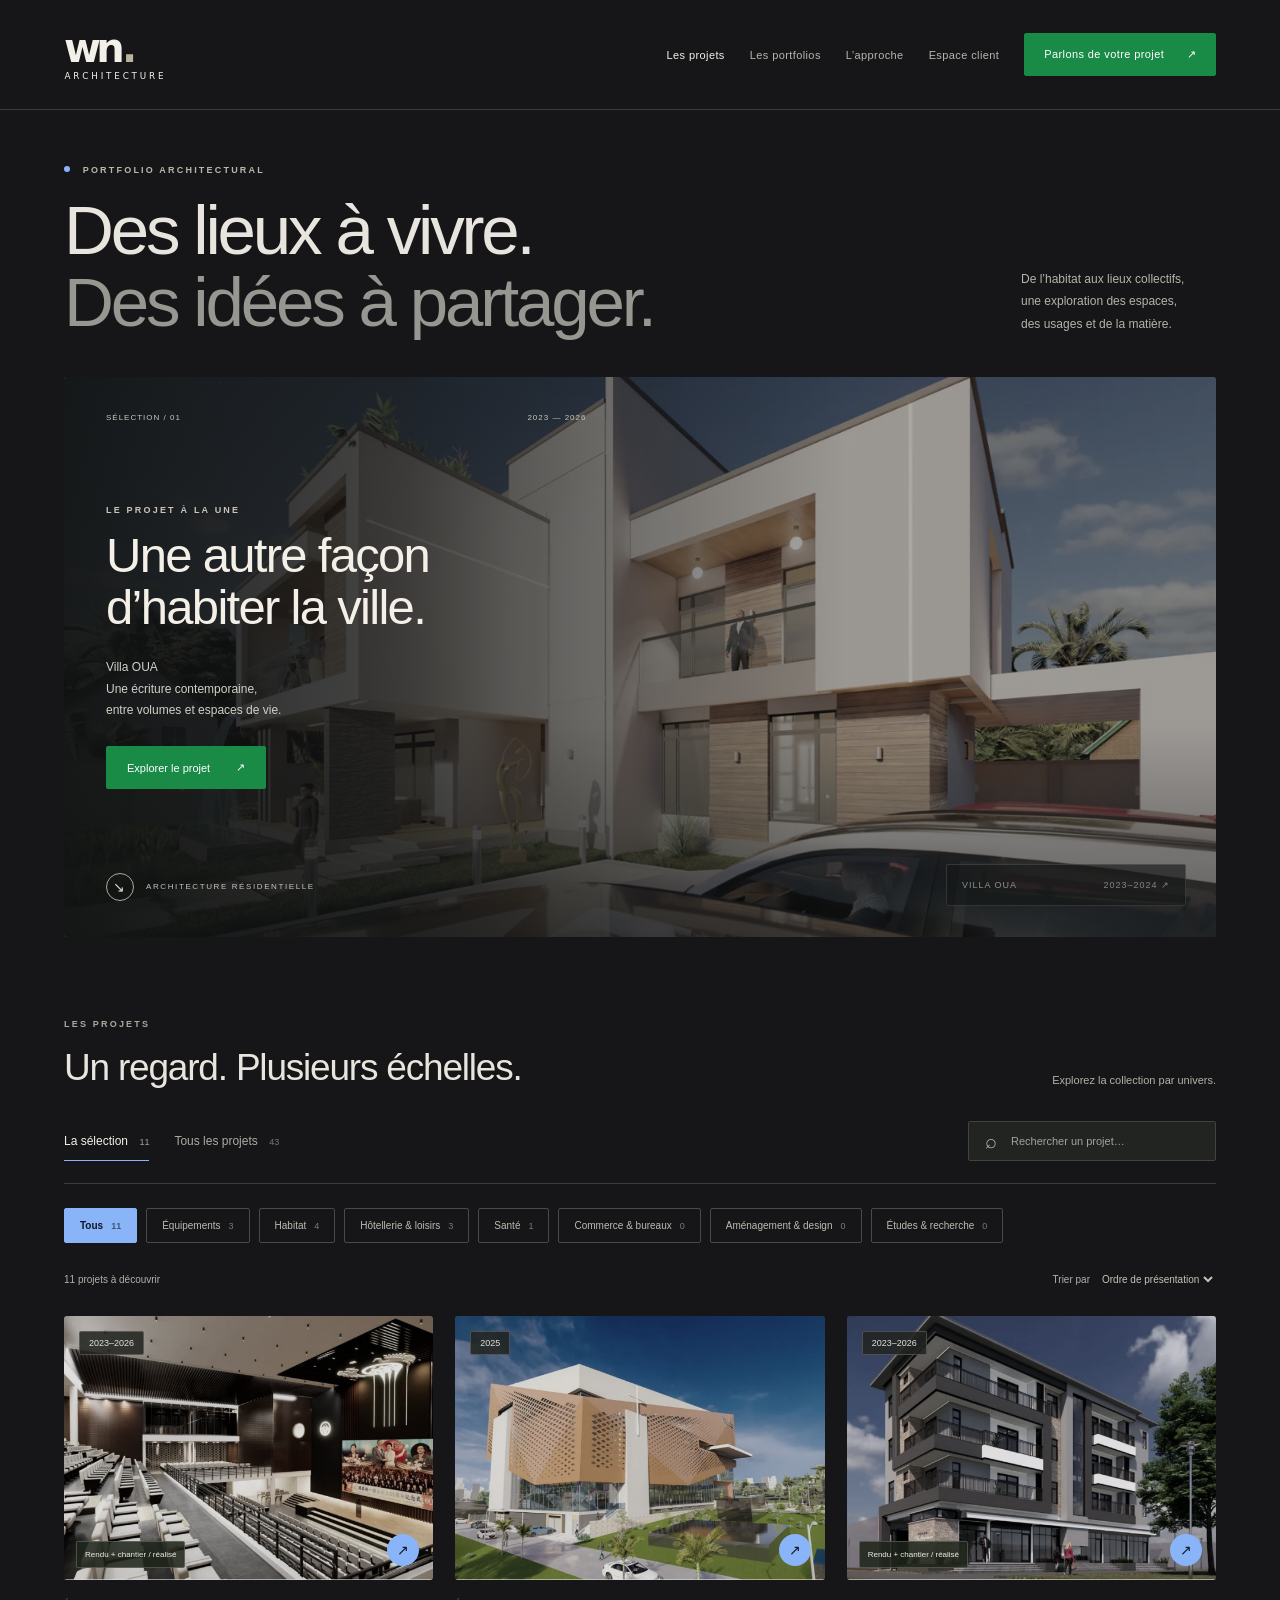
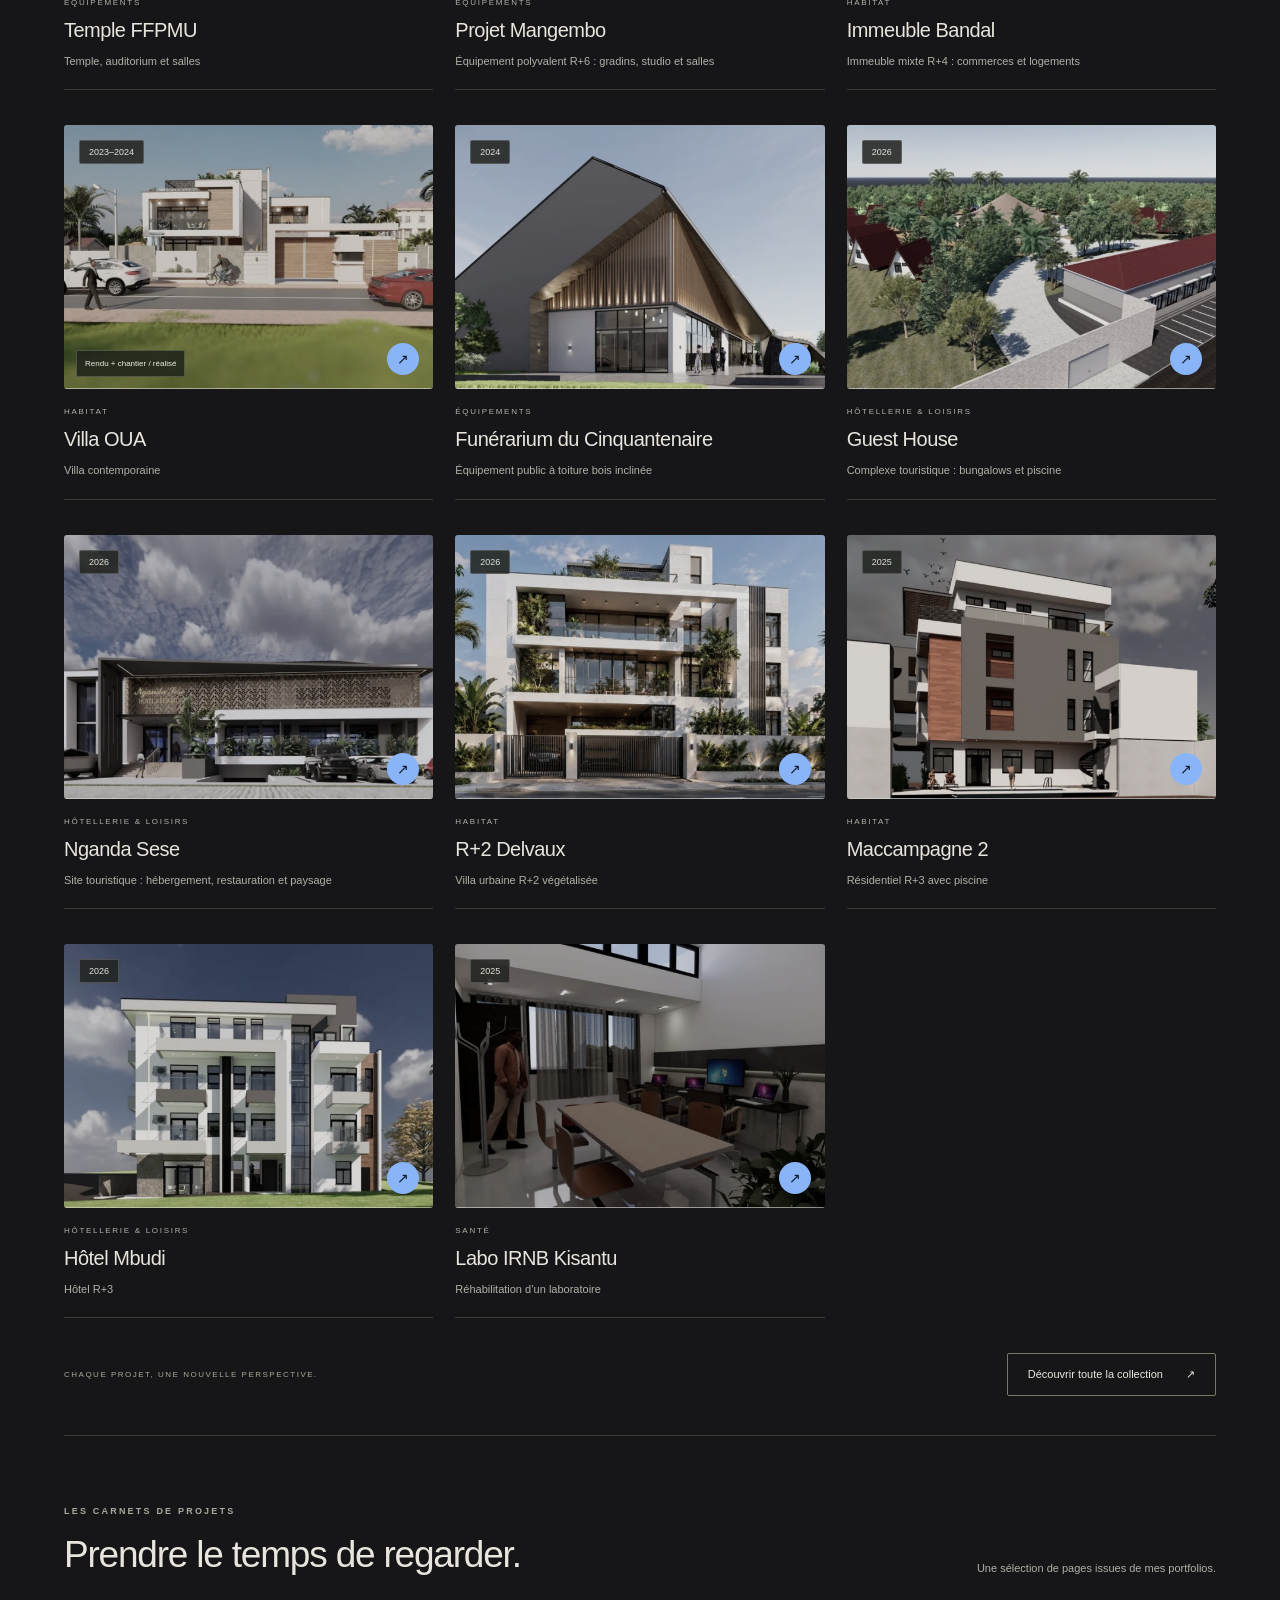
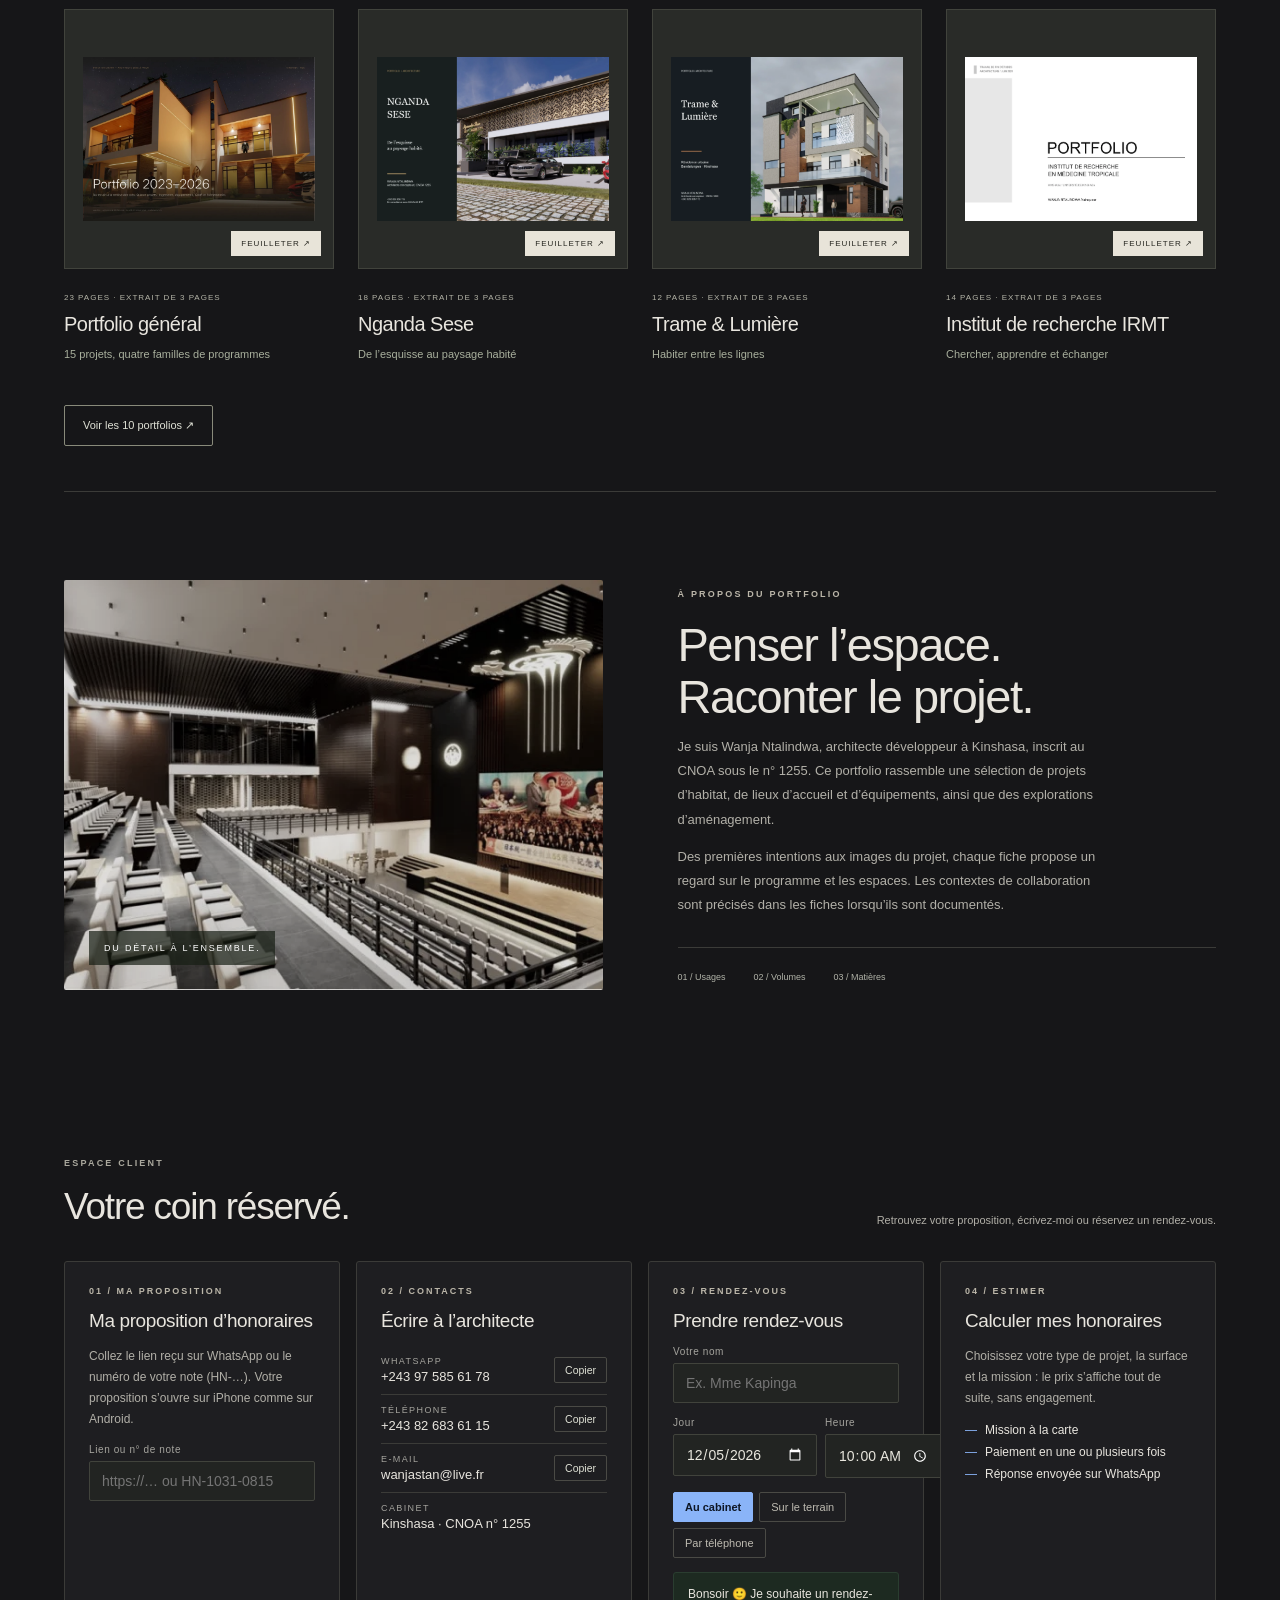
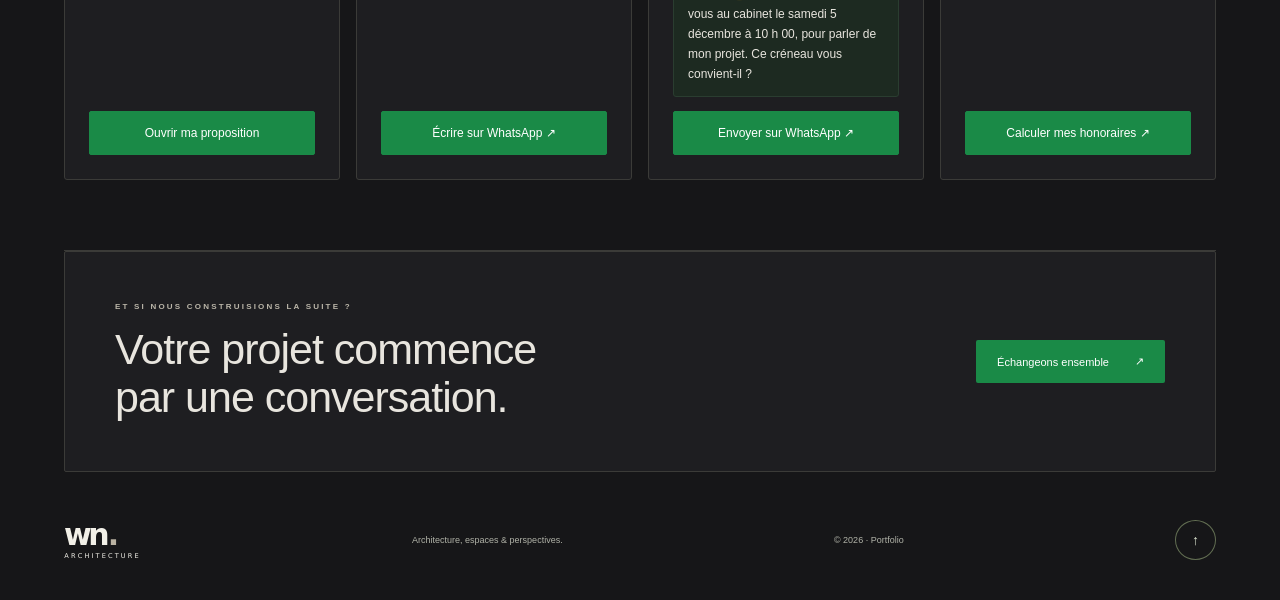
<file: index.html>
<!doctype html>
<html lang="fr"><head><meta charset="utf-8"><meta name="viewport" content="width=device-width,initial-scale=1"><meta name="description" content="Le portfolio architectural de Wanja Ntalindwa. Habitat, équipements, hôtellerie, santé et design : une sélection de projets à découvrir."><meta name="theme-color" content="#161618"><title>Wanja Ntalindwa — Architecture & projets</title><link rel="icon" type="image/svg+xml" href="favicon.svg"><link rel="stylesheet" href="style.css"><link rel="stylesheet" href="ardoise.css"></head><body>
<header class="header"><a class="brand" href="#accueil" aria-label="wn. architecture, Wanja Ntalindwa, accueil"><span class="wnl go" role="img" aria-label="wn. architecture"><span class="wl-wn" aria-hidden="true"><b class="wl-w">w</b><b class="wl-n">n</b><i class="wl-p">.</i></span><span class="wl-ar" aria-hidden="true"><span class="wl-mot"><b style="--i:0">A</b><b style="--i:1">R</b><b style="--i:2">C</b><b style="--i:3">H</b><b style="--i:4">I</b><b style="--i:5">T</b><b style="--i:6">E</b><b style="--i:7">C</b><b style="--i:8">T</b><b style="--i:9">U</b><b style="--i:10">R</b><b style="--i:11">E</b></span></span></span></a><nav aria-label="Navigation principale"><a class="navlink active" href="#projets">Les projets</a><a class="navlink" href="#portfolios">Les portfolios</a><a class="navlink" href="#approche">L’approche</a><a class="navlink ec" href="#espace-client">Espace client</a><a class="contactlink" href="#espace-client">Parlons de votre projet <span>↗</span></a></nav></header>
<main><section class="intro" id="accueil"><div class="introtitle"><p class="eyebrow"><span class="dot"></span> PORTFOLIO ARCHITECTURAL</p><h1>Des lieux à vivre.<br><span>Des idées à partager.</span></h1></div><p class="introcopy">De l’habitat aux lieux collectifs, <br>une exploration des espaces, <br>des usages et de la matière.</p></section>
<section class="hero" aria-label="Projet à la une"><div class="herotext"><div class="herotop"><span>SÉLECTION / 01</span><span>2023 — 2026</span></div><div><p class="eyebrow">LE PROJET À LA UNE</p><h2>Une autre façon<br>d’habiter la ville.</h2><p>Villa OUA<br>Une écriture contemporaine,<br>entre volumes et espaces de vie.</p><button class="whitebutton" data-open="A04">Explorer le projet <span>↗</span></button></div><div class="herobottom"><span class="tinycircle">↘</span> ARCHITECTURE RÉSIDENTIELLE</div></div><button class="heroimage" data-open="A04" aria-label="Découvrir la Villa OUA"><img src="assets/A04-1.webp" alt="Vue architecturale de la Villa OUA" fetchpriority="high"><span class="imagecaption">VILLA OUA <span>2023–2024 ↗</span></span></button></section>
<section class="collection" id="projets"><div class="sectionheading"><div><p class="eyebrow">LES PROJETS</p><h2>Un regard. Plusieurs échelles.</h2></div><p>Explorez la collection par univers.</p></div><div class="toolbar"><div class="viewtabs" role="group" aria-label="Collection"><button class="selected" data-mode="selection">La sélection <span>11</span></button><button data-mode="all">Tous les projets <span id="totalcount">43</span></button></div><label class="search"><span>⌕</span><input id="search" type="search" placeholder="Rechercher un projet…" aria-label="Rechercher un projet"></label></div><div id="filters" class="filters" aria-label="Catégories de projets"></div><div class="resultline"><span id="resultcount" aria-live="polite"></span><label>Trier par <select id="sort" aria-label="Trier les projets"><option value="editorial">Ordre de présentation</option><option value="recent">Plus récents</option><option value="name">Nom du projet</option></select></label></div><div id="projectgrid" class="projectgrid"></div><div class="collectionend"><span>CHAQUE PROJET, UNE NOUVELLE PERSPECTIVE.</span><button id="showall">Découvrir toute la collection <span>↗</span></button></div></section>
<section class="bookssection" id="portfolios"><div class="sectionheading"><div><p class="eyebrow">LES CARNETS DE PROJETS</p><h2>Prendre le temps de regarder.</h2></div><p>Une sélection de pages issues de mes portfolios.</p></div><div id="bookgrid" class="bookgrid"></div><button class="morebooks" id="morebooks">Voir les 10 portfolios <span>↗</span></button></section>
<section id="approche" class="approach"><div class="approachvisual"><img src="assets/A01-0.webp" alt="Intérieur du Temple FFPMU" loading="lazy"><span>DU DÉTAIL À L’ENSEMBLE.</span></div><div class="approachtext"><p class="eyebrow">À PROPOS DU PORTFOLIO</p><h2>Penser l’espace.<br>Raconter le projet.</h2><p>Je suis Wanja Ntalindwa, architecte développeur à Kinshasa, inscrit au CNOA sous le n° 1255. Ce portfolio rassemble une sélection de projets d’habitat, de lieux d’accueil et d’équipements, ainsi que des explorations d’aménagement.</p><p>Des premières intentions aux images du projet, chaque fiche propose un regard sur le programme et les espaces. Les contextes de collaboration sont précisés dans les fiches lorsqu’ils sont documentés.</p><div class="principles"><span>01 / Usages</span><span>02 / Volumes</span><span>03 / Matières</span></div></div></section>
<section class="espace" id="espace-client"><div class="sectionheading"><div><p class="eyebrow">ESPACE CLIENT</p><h2>Votre coin réservé.</h2></div><p>Retrouvez votre proposition, écrivez-moi ou réservez un rendez-vous.</p></div>
<div class="espacegrid">
<article class="ecarte"><span class="num">01 / MA PROPOSITION</span><h3>Ma proposition d’honoraires</h3><p>Collez le lien reçu sur WhatsApp ou le numéro de votre note (HN-…). Votre proposition s’ouvre sur iPhone comme sur Android.</p><label class="champ">Lien ou n° de note<input id="ec-lien" placeholder="https://… ou HN-1031-0815" autocomplete="off"></label><p class="aide" id="ec-msg"></p><div class="bas"><button class="vert" id="ec-ouvrir">Ouvrir ma proposition</button></div></article>
<article class="ecarte"><span class="num">02 / CONTACTS</span><h3>Écrire à l’architecte</h3><div><div class="ligne"><div><small>WhatsApp</small><b id="c-wa">+243 97 585 61 78</b></div><button class="copier" data-copier="#c-wa">Copier</button></div><div class="ligne"><div><small>Téléphone</small><b id="c-tel">+243 82 683 61 15</b></div><button class="copier" data-copier="#c-tel">Copier</button></div><div class="ligne"><div><small>E-mail</small><b id="c-mail">wanjastan@live.fr</b></div><button class="copier" data-copier="#c-mail">Copier</button></div><div class="ligne"><div><small>Cabinet</small><b>Kinshasa · CNOA n° 1255</b></div></div></div><div class="bas"><a class="vert" id="ec-wa" href="https://wa.me/243975856178" target="_blank" rel="noopener">Écrire sur WhatsApp ↗</a></div></article>
<article class="ecarte"><span class="num">03 / RENDEZ-VOUS</span><h3>Prendre rendez-vous</h3><label class="champ">Votre nom<input id="rv-n" placeholder="Ex. Mme Kapinga" autocomplete="name"></label><div class="deux"><label class="champ">Jour<input type="date" id="rv-j"></label><label class="champ">Heure<input type="time" id="rv-h"></label></div><div class="seg" id="rv-lieu" role="group" aria-label="Lieu du rendez-vous"><button data-lieu="au cabinet" aria-pressed="true">Au cabinet</button><button data-lieu="sur le terrain" aria-pressed="false">Sur le terrain</button><button data-lieu="par téléphone" aria-pressed="false">Par téléphone</button></div><div class="bulle" id="rv-m"></div><div class="bas"><button class="vert" id="rv-env">Envoyer sur WhatsApp ↗</button></div></article>
<article class="ecarte"><span class="num">04 / ESTIMER</span><h3>Calculer mes honoraires</h3><p>Choisissez votre type de projet, la surface et la mission : le prix s’affiche tout de suite, sans engagement.</p><ul class="promesse"><li>Mission à la carte</li><li>Paiement en une ou plusieurs fois</li><li>Réponse envoyée sur WhatsApp</li></ul><div class="bas"><a class="vert" href="client/index.html">Calculer mes honoraires ↗</a></div></article>
</div></section>
<section class="contactsection" id="contact"><div><p class="eyebrow">ET SI NOUS CONSTRUISIONS LA SUITE ?</p><h2>Votre projet commence<br>par une conversation.</h2></div><a class="whitebutton" href="#espace-client">Échangeons ensemble <span>↗</span></a></section>
</main><footer><a class="brand" href="#accueil" aria-label="Retour à l'accueil"><span class="wnl" role="img" aria-label="wn. architecture"><span class="wl-wn" aria-hidden="true"><b class="wl-w">w</b><b class="wl-n">n</b><i class="wl-p">.</i></span><span class="wl-ar" aria-hidden="true"><span class="wl-mot"><b style="--i:0">A</b><b style="--i:1">R</b><b style="--i:2">C</b><b style="--i:3">H</b><b style="--i:4">I</b><b style="--i:5">T</b><b style="--i:6">E</b><b style="--i:7">C</b><b style="--i:8">T</b><b style="--i:9">U</b><b style="--i:10">R</b><b style="--i:11">E</b></span></span></span></a><p>Architecture, espaces & perspectives.</p><span>© <span id="year">2026</span> · Portfolio</span><a href="#accueil" aria-label="Retour en haut">↑</a></footer>
<dialog id="projectdialog" aria-labelledby="dialogtitle"><button class="close" id="close" aria-label="Fermer la fiche projet">×</button><div class="detailvisual"><img id="detailimage" alt=""><button class="galleryarrow prev" id="prev" aria-label="Image précédente">←</button><button class="galleryarrow next" id="next" aria-label="Image suivante">→</button><span id="imagecounter"></span></div><div class="imagelegend"><span id="imagecaptiontext"></span><a id="imageexpand" href="#" target="_blank" rel="noopener">Agrandir ↗</a></div><div class="detailbody"><div class="detailmeta"><span id="detailcategory"></span><span id="detailyear"></span></div><h2 id="dialogtitle"></h2><p id="detaildescription"></p><p id="detaillocation" class="detaillocation"></p><p id="detailstory" class="detailstory"></p><div id="thumbs" class="thumbs"></div><div class="detailcredits" id="detailcredits"></div><div id="detailbook"></div><a href="#espace-client" class="blackbutton">Parlons d’un projet similaire ↗</a></div></dialog>
<noscript><p class="noscript">Activez JavaScript pour parcourir les catégories et les fiches de projets. Contact : wanjastan@live.fr.</p></noscript><script src="projects.js"></script><script src="books.js"></script><script src="app.js"></script><script src="espace.js"></script></body></html>
</file>
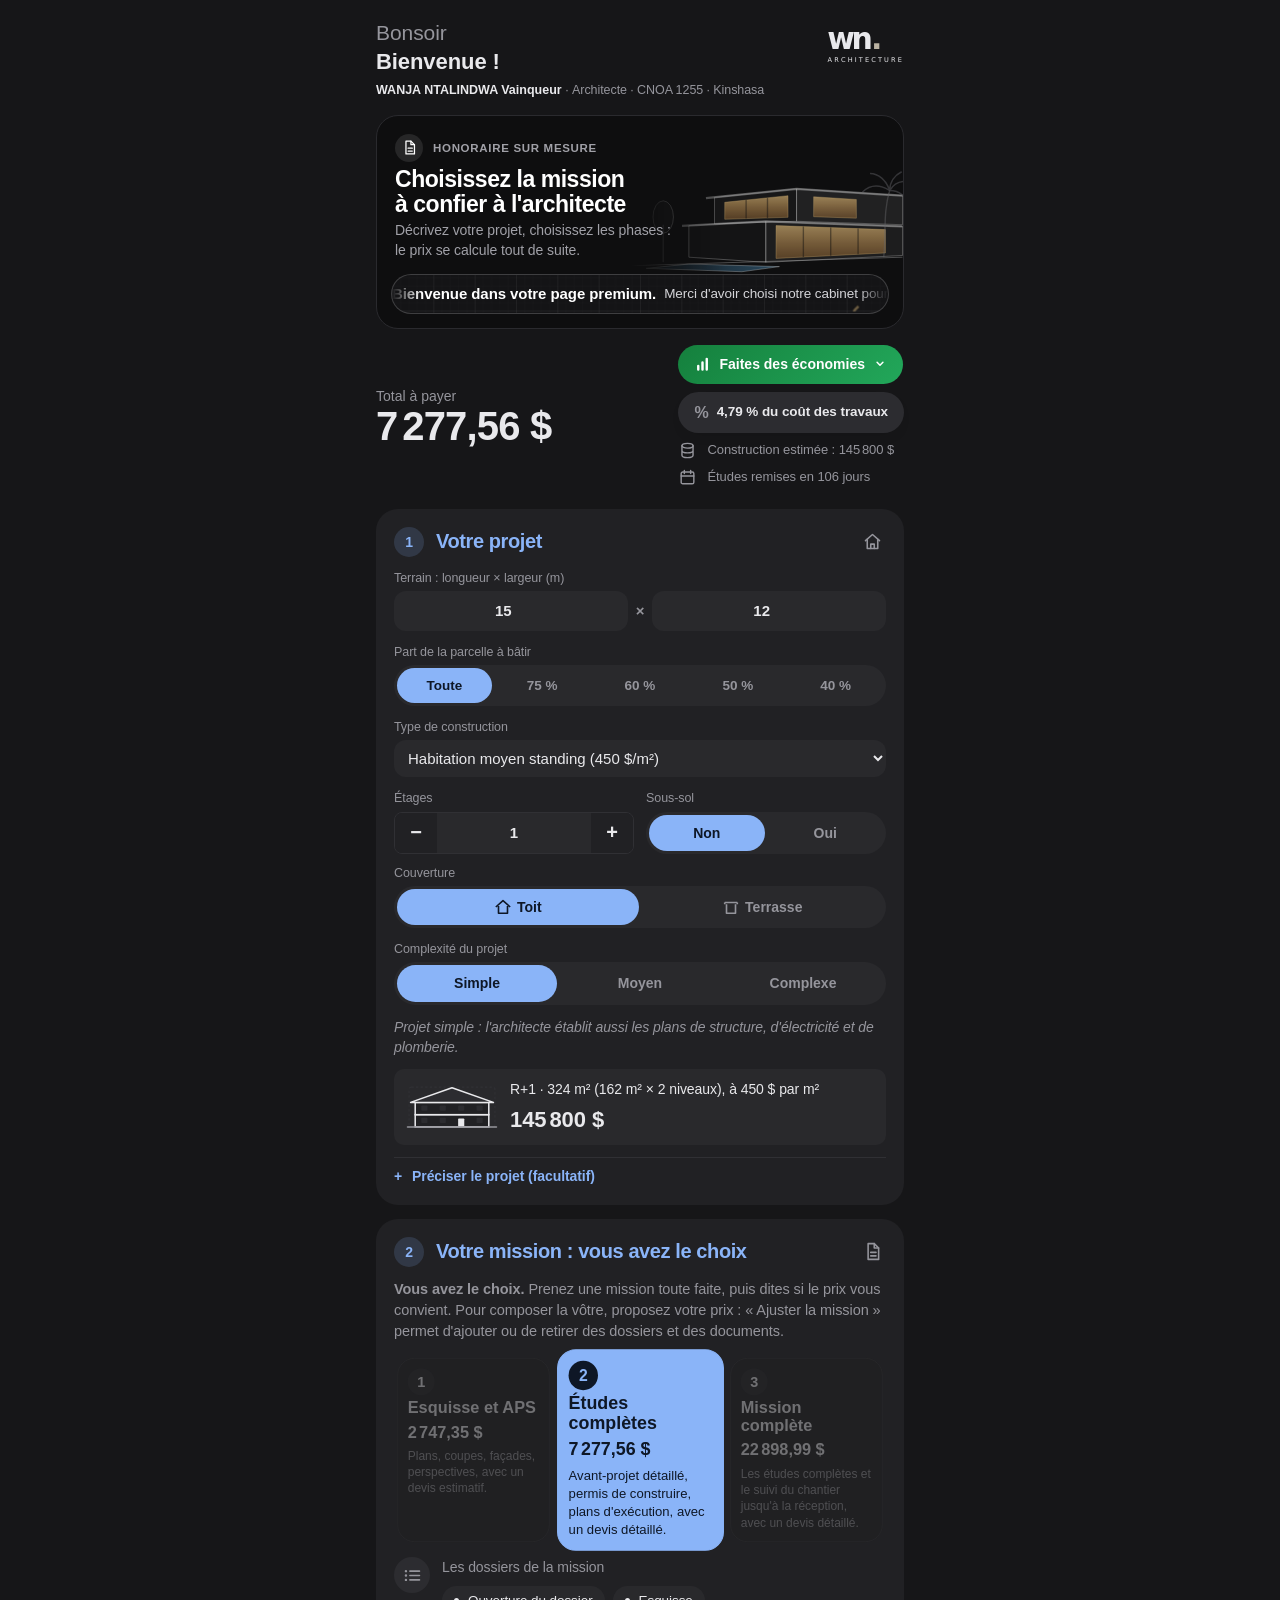
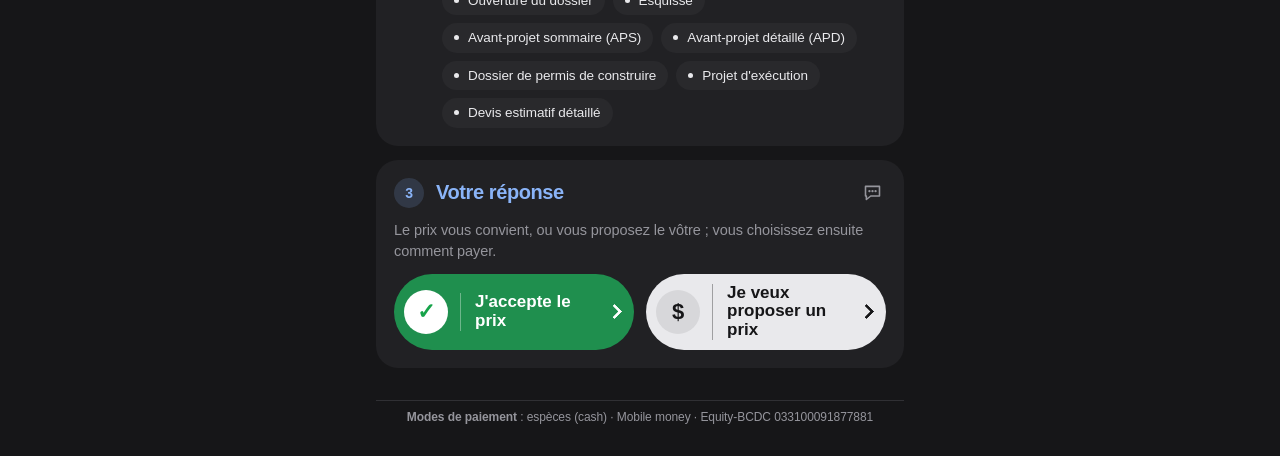
<file: client/index.html>
<!doctype html>
<html lang="fr">
<head>
<meta charset="utf-8">
<meta name="viewport" content="width=device-width, initial-scale=1, viewport-fit=cover">
<style>:root{padding-top:env(safe-area-inset-top,0px);padding-bottom:env(safe-area-inset-bottom,0px)}body{margin:0}img{max-width:100%}[hidden]{display:none!important}</style>
<title>Honoraire sur mesure</title>
<meta name="claude:viewport-fit-sides" content="cover">
<style>
/* Une colonne façon téléphone : bandeau bleu noir comme l'en-tête de la note, total collant, cartes de choix ; notes en italique à empattement comme dans les documents. */
:root {
  --bg: #EEF1F7; --card: #FFFFFF; --ink: #111318; --muted: #5A6170; --line: #D8DDE8;
  --accent: #1E40AF; --on-accent: #FFFFFF; --accent-soft: #DBE4FA; --accent-pale: #F0F4FD;
  --band: #111318; --on-band: #F2F4F8; --band-muted: #A3AABA; --band-accent: #7DA0F5; --band-line: #2A2F3A; --band-chip: #1D2A4D; --wa: #1E8E4E; --on-wa: #FFFFFF;
  --good: #1F7A47; --good-soft: #DCF1E4; --warn: #9A5B00; --warn-soft: #FCEFD6; --alert: #B42318; --alert-soft: #FBE3E0;
  --doux: #FFF6EC; --doux2: #FFE4CC; --doux3: #FDEFD6; --doux-line: #F6DCC2; --chaud: #9A3412; --gagne: #15803D; --gagne2: #22A75A; --on-gagne: #FFFFFF; --gagne-soft: #E3F7EA; --sms: #1E40AF; --mail: #5B3FA8; --on-btn: #FFFFFF;
  --display: "Barlow Condensed", "Arial Narrow", Arial, sans-serif;
  --body: "Barlow", "Segoe UI", Arial, sans-serif;
  --note: "Spectral", "Times New Roman", Times, serif;
}
@media (prefers-color-scheme: dark) { :root:not([data-theme="light"]) {
  --bg: #15171C; --card: #22252D; --ink: #E9EBF0; --muted: #A2A8B5; --line: #353A45;
  --accent: #7DA0F5; --on-accent: #0D1530; --accent-soft: #263760; --accent-pale: #1C2333;
  --band: #0B0C10; --on-band: #F2F4F8; --band-muted: #959CAB; --band-accent: #7DA0F5; --band-line: #262A33; --band-chip: #1D2A4D; --wa: #2FA866; --on-wa: #08130C;
  --good: #62C98F; --good-soft: #1C3A2A; --warn: #F0B455; --warn-soft: #3D2F16; --alert: #FF8A7E; --alert-soft: #42201D;
  --doux: #2B211A; --doux2: #3A2717; --doux3: #2F2414; --doux-line: #4A3526; --chaud: #F8C08F; --gagne: #157A3C; --gagne2: #1E9B50; --gagne-soft: #17331F; color-scheme: dark } }
:root[data-theme="dark"] {
  --bg: #15171C; --card: #22252D; --ink: #E9EBF0; --muted: #A2A8B5; --line: #353A45;
  --accent: #7DA0F5; --on-accent: #0D1530; --accent-soft: #263760; --accent-pale: #1C2333;
  --band: #0B0C10; --on-band: #F2F4F8; --band-muted: #959CAB; --band-accent: #7DA0F5; --band-line: #262A33; --band-chip: #1D2A4D; --wa: #2FA866; --on-wa: #08130C;
  --good: #62C98F; --good-soft: #1C3A2A; --warn: #F0B455; --warn-soft: #3D2F16; --alert: #FF8A7E; --alert-soft: #42201D;
  --doux: #2B211A; --doux2: #3A2717; --doux3: #2F2414; --doux-line: #4A3526; --chaud: #F8C08F; --gagne: #157A3C; --gagne2: #1E9B50; --gagne-soft: #17331F; color-scheme: dark }

* { box-sizing: border-box; }
[hidden] { display: none !important; }
body { background: var(--bg); color: var(--ink); font-family: var(--body); font-size: 15px; line-height: 1.45; }
body::before { content: ""; position: fixed; inset: 0 0 auto; height: env(safe-area-inset-top, 0px); z-index: 10; background: var(--band); }
.wrap { max-width: 560px; margin: 0 auto; padding-left: max(16px, env(safe-area-inset-left, 0px)); padding-right: max(16px, env(safe-area-inset-right, 0px)); }
.num { font-variant-numeric: tabular-nums; }
button, input, select { font: inherit; color: inherit; }
:focus-visible { outline: 2px solid var(--accent); outline-offset: 2px; }

header.band { background: var(--band); color: var(--on-band); }
header.band .wrap { padding-block: 18px 14px; display: grid; gap: 2px; }
.ident { display: flex; justify-content: space-between; gap: 12px; align-items: baseline; flex-wrap: wrap; border-bottom: 1px solid var(--band-line); padding-bottom: 10px; margin-bottom: 10px; }
.ident .nom { font-family: var(--display); font-weight: 600; font-size: 17px; letter-spacing: .06em; text-transform: uppercase; }
.ident .titre { font-size: 12.5px; color: var(--band-muted); }
.eyebrow { font-size: 12px; letter-spacing: .1em; text-transform: uppercase; color: var(--band-accent); font-weight: 600; }
h1 { font-family: var(--display); font-weight: 700; font-size: 30px; line-height: 1.08; margin: 0; text-wrap: balance; }
.sub { color: var(--band-muted); font-size: 14px; }

.total { position: sticky; top: env(safe-area-inset-top, 0px); z-index: 5; background: var(--band); color: var(--on-band); border-top: 1px solid var(--band-line); box-shadow: 0 6px 14px -10px rgba(0,0,0,.5); }
.total .wrap { padding-block: 10px 12px; display: flex; align-items: flex-end; justify-content: space-between; gap: 8px 12px; flex-wrap: wrap; }
.total .lbl { font-size: 12px; letter-spacing: .08em; text-transform: uppercase; color: var(--band-muted); }
.total .big { font-family: var(--display); font-weight: 700; font-size: 40px; line-height: 1; }
.total .info { text-align: right; font-size: 13px; color: var(--band-muted); display: grid; gap: 4px; justify-items: end; }
.chip { font-size: 13px; font-weight: 600; padding: 3px 10px; border-radius: 999px; background: var(--accent-soft); color: var(--accent); white-space: nowrap; }
.total .chip { background: var(--band-chip); color: var(--band-accent); }

main .wrap { padding-block: 16px 28px; display: grid; gap: 14px; }
section.card { background: var(--card); border: 1px solid var(--line); border-radius: 10px; padding: 14px 14px 12px; display: grid; gap: 10px; min-width: 0; }
h2 { font-family: var(--display); font-weight: 600; font-size: 22px; margin: 0; line-height: 1.15; text-wrap: balance; display: flex; gap: 10px; align-items: baseline; }
h2 { align-items: center; }
h2 .n { flex: none; display: inline-grid; place-items: center; width: 26px; height: 26px; border-radius: 50%; background: var(--accent); color: var(--on-accent); font-family: var(--body); font-size: 13px; font-weight: 700; }
.hint { color: var(--muted); font-size: 13.5px; margin: 0; }
.note { font-family: var(--note); font-style: italic; color: var(--muted); font-size: 14px; margin: 0; }
/* remerciement : fond doux, écriture chaleureuse */
.merci { position: relative; overflow: hidden; background: linear-gradient(120deg, var(--doux), var(--doux2), var(--doux3), var(--doux2), var(--doux)); background-size: 300% 300%; animation: vague 14s ease-in-out infinite;
  border: 1px solid var(--doux-line); border-left: 4px solid var(--chaud); border-radius: 12px; padding: 14px 16px; display: grid; gap: 6px; }
/* fond dynamique : dégradé qui ondule et deux halos lumineux qui flottent */
.merci::before, .merci::after { content: ""; position: absolute; border-radius: 50%; pointer-events: none; filter: blur(18px); opacity: .55; }
.merci::before { width: 140px; height: 140px; background: var(--doux2); top: -50px; right: -30px; animation: flotte 9s ease-in-out infinite alternate; }
.merci::after { width: 110px; height: 110px; background: var(--doux-line); bottom: -55px; left: 20%; animation: flotte 11s ease-in-out infinite alternate-reverse; }
.merci > * { position: relative; z-index: 1; }
@keyframes vague { 0%, 100% { background-position: 0% 50%; } 50% { background-position: 100% 50%; } }
@keyframes flotte { from { transform: translate(0, 0) scale(1); } to { transform: translate(-40px, 18px) scale(1.25); } }
.merci p { margin: 0; font-family: var(--note); font-style: italic; font-size: 17.5px; line-height: 1.42; color: var(--chaud); }
/* écriture lettre par lettre : le texte fantôme réserve la place, le texte écrit se superpose */
.merci p .fantome { visibility: hidden; }
.merci p .ecrit { position: absolute; inset: 0; }
.merci p .ecrit.tape::after { content: ""; display: inline-block; width: 2px; height: 1.05em; margin-left: 2px; vertical-align: -0.15em; background: var(--chaud); animation: curseur .8s steps(1) infinite; }
@keyframes curseur { 50% { opacity: 0; } }
.merci .sign { font-size: 13px; color: var(--chaud); font-weight: 600; opacity: .85; transition: opacity .6s; }
.merci .sign.cache { opacity: 0; }

.champs { display: grid; grid-template-columns: 1fr 1fr; gap: 10px 12px; }
.champs .large { grid-column: 1 / -1; }
.champ { display: grid; gap: 4px; min-width: 0; }
.champ label { font-size: 12.5px; color: var(--muted); font-weight: 500; }
.champ input, .champ select { width: 100%; min-width: 0; padding: 9px 10px; border: 1px solid var(--line); border-radius: 7px; background: var(--accent-pale); }
.champ input:disabled, .champ select:disabled { opacity: .75; }
@media (max-width: 420px) { .champs { grid-template-columns: 1fr; } }

.seg { display: flex; gap: 0; border: 1px solid var(--line); border-radius: 8px; overflow: hidden; }
.seg button { flex: 1; padding: 8px 6px; border: 0; border-left: 1px solid var(--line); background: var(--card); cursor: pointer; font-weight: 600; font-size: 14px; color: var(--muted); }
.seg button:first-child { border-left: 0; }
.seg button[aria-pressed="true"] { background: var(--accent); color: var(--on-accent); }

.calcul { background: var(--accent-pale); border-radius: 8px; padding: 9px 11px; font-size: 14px; display: flex; justify-content: space-between; gap: 10px; flex-wrap: wrap; }
.calcul b { font-weight: 600; }

.phase { border-top: 1px solid var(--line); padding: 10px 0 8px; display: grid; gap: 6px; }
.phase:first-of-type { border-top: 0; }
.phase .tete { display: grid; grid-template-columns: auto 1fr auto; gap: 2px 12px; align-items: center; }
.phase .lib { font-weight: 600; min-width: 0; }
.phase .meta { grid-column: 2; color: var(--muted); font-size: 13px; }
.phase .mt { text-align: right; font-weight: 600; grid-row: 1 / span 2; grid-column: 3; }
.phase.off .lib, .phase.off .mt { color: var(--muted); font-weight: 500; }
.phase.fixe .mt { color: var(--ink); }
.voir { background: none; border: 0; padding: 0; color: var(--accent); font-size: 13px; font-weight: 600; cursor: pointer; }
.voir .chev { margin-left: 3px; font-size: 11px; }
.pieces { display: grid; gap: 0; margin: 2px 0 2px 36px; border-left: 2px solid var(--accent-soft); padding-left: 10px; }
.piece { display: grid; grid-template-columns: auto 1fr auto; gap: 8px; align-items: center; padding: 4px 0; font-size: 14px; }
.piece .pm { color: var(--muted); font-size: 13px; }
.piece.retire .pl { text-decoration: line-through; color: var(--muted); }
.piece .tag { font-size: 11.5px; padding: 1px 7px; border-radius: 999px; background: var(--warn-soft); color: var(--warn); white-space: nowrap; font-weight: 600; }
.piece .pl { min-width: 0; }
.piece input { width: 17px; height: 17px; accent-color: var(--accent); margin: 0; }
.piece .vide { width: 17px; }

.switch { position: relative; width: 44px; height: 26px; flex: none; }
.switch input { position: absolute; inset: 0; opacity: 0; margin: 0; cursor: pointer; z-index: 1; }
.switch span { position: absolute; inset: 0; border-radius: 999px; background: var(--line); transition: background .15s; }
.switch span::after { content: ""; position: absolute; top: 3px; left: 3px; width: 20px; height: 20px; border-radius: 50%; background: var(--card); box-shadow: 0 1px 2px rgba(0,0,0,.3); transition: transform .15s; }
.switch input:checked + span { background: var(--accent); }
.switch input:checked + span::after { transform: translateX(18px); }
.switch input:disabled { cursor: default; }
.switch input:disabled + span { opacity: .55; }
.switch input:focus-visible + span { outline: 2px solid var(--accent); outline-offset: 2px; }

.lignes { display: grid; }
.ligne { display: grid; grid-template-columns: 1fr auto; gap: 2px 12px; padding: 7px 0; border-top: 1px solid var(--line); }
.ligne:first-child { border-top: 0; }
.ligne .d { grid-column: 1; color: var(--muted); font-size: 13px; }
.ligne .mt { text-align: right; font-weight: 600; }
.ligne.tot { border-top: 2px solid var(--ink); font-weight: 700; padding-top: 9px; }
.ligne.tot .mt { font-family: var(--display); font-size: 22px; }

.ech { display: grid; grid-template-columns: repeat(3, 1fr); gap: 8px; }
.ech .p { background: var(--accent-pale); border-radius: 8px; padding: 9px 10px; display: grid; gap: 2px; min-width: 0; }
.ech .k { font-size: 12px; letter-spacing: .06em; text-transform: uppercase; color: var(--accent); font-weight: 700; }
.ech .v { font-family: var(--display); font-weight: 700; font-size: 21px; }
.ech .q { font-size: 12.5px; color: var(--muted); }
@media (max-width: 420px) { .ech { grid-template-columns: 1fr; } }

.offre { display: flex; gap: 8px; flex-wrap: wrap; }
.offre input { flex: 1 1 140px; min-width: 0; padding: 10px 12px; border: 1px solid var(--line); border-radius: 7px; background: var(--accent-pale); font-size: 17px; font-weight: 600; }
.btn { padding: 10px 14px; border-radius: 7px; border: 1px solid var(--accent); background: var(--accent); color: var(--on-accent); font-weight: 600; cursor: pointer; }
.btn.sec { background: transparent; color: var(--accent); }
.btn.wa { background: var(--wa); border-color: var(--wa); color: var(--on-wa); text-decoration: none; text-align: center; }
.envoi { display: grid; grid-template-columns: repeat(3, 1fr); gap: 8px; }
.envoi .btn { text-decoration: none; text-align: center; padding: 11px 6px; }
.btn.sms { background: var(--sms); border-color: var(--sms); color: var(--on-btn); }
.btn.mail { background: var(--mail); border-color: var(--mail); color: var(--on-btn); }
.ligne.fpc { grid-template-columns: auto 1fr auto; align-items: center; }
.ligne.fpc .d { grid-column: 2; }
.ligne.fpc.off .mt { color: var(--muted); font-weight: 500; }
.seg button:disabled { opacity: .45; cursor: default; }
.rangee { display: flex; gap: 8px; flex-wrap: wrap; }
.rangee > * { flex: 1 1 180px; }
.verdict { border-radius: 8px; padding: 10px 12px; display: grid; gap: 6px; font-size: 14.5px; }
.verdict.ok { background: var(--good-soft); color: var(--good); }
.verdict.nego { background: var(--warn-soft); color: var(--warn); }
.verdict.bas { background: var(--alert-soft); color: var(--alert); }
.verdict b { font-weight: 700; }
.verdict ul { margin: 0; padding-left: 18px; color: var(--ink); font-size: 13.5px; }
.verdict .btn { justify-self: start; }
.desc-aju { display: flex; flex-wrap: wrap; align-items: center; justify-content: space-between; gap: 8px; background: var(--warn-soft); color: var(--warn); border-radius: 8px; padding: 8px 10px; font-size: 13.5px; }
.cote { display: grid; grid-template-columns: repeat(auto-fit, minmax(0, 1fr)); gap: 8px; }
.cote .verdict { align-content: start; font-size: 13.5px; }
.cote .verdict .btn { margin-top: auto; padding: 6px 10px; font-size: 13.5px; }
/* offre de paiement à la signature : petit encadré discret, dans son coin */
.verdict.mini { justify-self: end; max-width: 300px; padding: 8px 10px; gap: 6px; font-size: 13.5px; }
.verdict.mini b { font-family: inherit; font-size: 14px; font-weight: 700; line-height: 1.3; }
.verdict.mini .rangee { display: flex; gap: 6px; flex-wrap: wrap; }
.verdict.mini .btn { padding: 5px 10px; font-size: 13px; min-height: 0; }
.sortie { display: grid; gap: 8px; margin-top: -2px; padding: 10px; border-radius: 10px; background: var(--accent-pale); border: 1px solid var(--accent-soft); animation: sort .25s ease-out; }
#e-msg.flash { animation: flash 1.2s ease-out; }
@keyframes flash { from { box-shadow: 0 0 0 3px var(--gagne); } to { box-shadow: 0 0 0 0 transparent; } }
@keyframes sort { from { opacity: 0; transform: translateY(-8px); } to { opacity: 1; transform: none; } }
.choix.deux2 { grid-template-columns: 1fr 1fr; }
.choix.deux2 button { grid-template-columns: 1fr; padding: 9px 10px; align-content: start; gap: 3px; }
.choix.deux2 button .ic { grid-row: auto; width: 28px; height: 28px; font-size: 15px; }
.choix.deux2 button b { font-size: 17px; }
.choix.deux2 button span.d { font-size: 12.5px; }
#c-rep .bloc-choix { border-top: 0; padding-top: 0; }
/* style « 23 » (nom donné par Wanja) : les appels (offres qui font gagner le client), comme la carte « Confiez-nous aussi la construction » */
.s23 { background: linear-gradient(135deg, var(--gagne), var(--gagne2)); color: var(--on-gagne); border-radius: 12px; padding: 12px 14px; box-shadow: 0 10px 22px -14px var(--gagne); }
.s23 .t23, .verdict.s23 > b { font-family: var(--display); font-weight: 700; font-size: 20px; line-height: 1.15; }
.s23 small, .s23 span { color: var(--on-gagne); }
.s23 small { opacity: .92; font-size: 13.5px; font-weight: 600; }
.fin.s23, .verdict.s23 { background: linear-gradient(135deg, var(--gagne), var(--gagne2)); color: var(--on-gagne); border-radius: 12px; padding: 12px 14px; }
.fin.s23 label small { font-weight: 600; font-size: 12.5px; }
.fin.s23 { justify-self: end; max-width: 272px; padding: 8px 11px; border-radius: 10px; gap: 2px; box-shadow: none; }
.fin.s23 .t23 { font-size: 16.5px; }
.fin.s23 small { font-size: 12.5px; }
.fin.s23 label { grid-template-columns: 20px 1fr; }
.fin.s23 label input { accent-color: var(--on-gagne); width: 20px; height: 20px; }
.s23 .btn { background: var(--on-gagne); color: var(--gagne); border-color: var(--on-gagne); }
.s23 .btn.sec { background: transparent; color: var(--on-gagne); border-color: rgba(255,255,255,.6); }
.verdict.s23.mini { padding: 8px 10px; justify-self: end; max-width: 290px; }
.verdict.s23.mini > b { font-family: inherit; font-size: 14px; line-height: 1.3; }
.verdict.mini .rangee > * { flex: 0 0 auto; }
/* les trois missions toutes faites : cartes de choix avec une courte explication et leur prix ; les dossiers sont dans « Voir plus » */
#m-pack { grid-template-columns: repeat(3, minmax(0, 1fr)); align-items: stretch; }
#m-pack button { grid-template-columns: 1fr; align-content: start; gap: 4px; padding: 10px; height: 100%; }
#m-pack button .ic { grid-row: auto; width: 28px; height: 28px; font-size: 15px; }
#m-pack button b { font-size: 17px; }
#m-pack button .px { font-family: var(--display); font-weight: 700; font-size: 17px; white-space: nowrap; }
#m-pack button .d { font-size: 12.5px; line-height: 1.35; }
@media (max-width: 480px) { #m-pack button { padding: 8px 7px; } #m-pack button b, #m-pack button .px { font-size: 15px; } #m-pack button .d { font-size: 11.5px; } }
.m-det2 { display: grid; gap: 6px; padding-top: 10px; border-top: 1px solid var(--line); }
.valide { display: flex; flex-wrap: wrap; align-items: center; gap: 8px 12px; padding-top: 4px; }
.valide .hint { margin: 0; }
#aju-ok[aria-pressed="true"] { background: var(--accent-pale); color: var(--accent-ink); border-color: var(--accent); }
.pret { margin: 0; font-size: 14px; color: var(--ink); }
.pret.flash { animation: flash 1.2s ease-out; }
#m-det > summary { padding: 2px 0; }
/* « Faites des économies » dans le bandeau du total : deux options de construction confiée, en style 23 */
.total .chip.eco { border: 0; cursor: pointer; background: var(--gagne2); color: var(--on-gagne); font: inherit; font-size: 13px; font-weight: 700; }
.total .chip.eco[aria-expanded="true"] { box-shadow: 0 0 0 2px var(--on-gagne); }
.eco-pan { flex-basis: 100%; display: grid; gap: 6px; padding-top: 4px; animation: sort .2s ease-out; }
/* options aux couleurs de la pastille « % du coût des travaux » ; condition en texte normal sur le bandeau noir */
.eco-pan .eco-g { display: grid; gap: 4px; }
.eco-opt { display: grid; gap: 2px; text-align: left; cursor: pointer; width: 100%; font: inherit; background: var(--band-chip); color: var(--band-accent); border: 1px solid color-mix(in srgb, var(--band-accent) 45%, transparent); border-radius: 10px; padding: 8px 12px; }
.eco-opt b { font-family: var(--display); font-weight: 700; font-size: 17px; line-height: 1.2; }
.eco-opt small { font-size: 13px; font-weight: 600; }
.eco-opt[aria-pressed="true"] { box-shadow: inset 0 0 0 2px var(--band-accent); }
.eco-pan .cond-eco { margin: 0; padding: 0 2px; color: var(--on-band); font-size: 13.5px; line-height: 1.45; font-style: normal; }
.c23box { display: grid; grid-template-columns: 20px 1fr; gap: 8px; align-items: start; padding: 2px 0; cursor: pointer; font-size: 14px; }
#m-constr-bloc.court #av-liste, #m-constr-bloc.court.c100 .av-etudes { display: none; }
/* conditions lisibles : texte droit, taille normale */
#m-constr-bloc .cond { display: grid; gap: 2px; font-size: 14px; line-height: 1.45; }
#m-constr-bloc .cond b { font-size: 13px; letter-spacing: .02em; }
#m-constr-bloc .cond p { margin: 0; font-style: normal; font-family: inherit; }
#m-constr-bloc .cond p:empty, #m-constr-bloc .cond:has(p:empty) { display: none; }
/* carte confiée : plus de fond vert, le vert reste sur les boutons (Wanja) ; placé après .avantage par la spécificité de l'id */
#m-constr-bloc.court { background: var(--card); color: var(--ink); border: 1px solid var(--line); box-shadow: none; }
#m-constr-bloc.court .av-titre, #m-constr-bloc.court .av-gain b { color: var(--good); }
#m-constr-bloc.court .av-gain span { background: var(--good-soft); color: var(--good); }
#m-constr-bloc.court .cond { background: var(--bg); border-radius: 8px; padding: 8px 10px; color: var(--ink); }
#m-constr-bloc.court .seg { background: var(--card); border-color: var(--line); }
#m-constr-bloc.court .seg button { color: var(--ink); border-color: var(--line); }
#m-constr-bloc.court .seg button[aria-pressed="true"] { background: linear-gradient(135deg, var(--gagne), var(--gagne2)); color: var(--on-gagne); }
#m-constr-bloc.court .c23box input { accent-color: var(--gagne); }
#m-constr-bloc.court .c23dev .btn { background: linear-gradient(135deg, var(--gagne), var(--gagne2)); color: var(--on-gagne); border-color: transparent; }
#m-constr-bloc.court .c23dev .btn.sec, #m-constr-bloc.court .c23dev .btn[aria-pressed="true"] { background: transparent; color: var(--good); border-color: var(--good); }
/* rappel avant l'envoi, aux couleurs de la pastille du bandeau */
.encore { display: grid; gap: 8px; justify-items: start; background: var(--band-chip); color: var(--band-accent); border-radius: 10px; padding: 10px 12px; font-weight: 600; font-size: 14px; }
.encore .btn { background: var(--band-accent); color: var(--band-chip); border-color: var(--band-accent); }
.c23dev { display: grid; gap: 4px; justify-items: start; }
.c23dev .btn { background: var(--on-gagne); color: var(--gagne); border-color: var(--on-gagne); }
.c23dev .btn[aria-pressed="true"] { background: transparent; color: var(--on-gagne); border-color: rgba(255,255,255,.7); }
.c23dev .btn.sec { background: transparent; color: var(--on-gagne); border-color: rgba(255,255,255,.7); }
.dev-conf { display: grid; gap: 6px; font-size: 13px; font-weight: 600; animation: sort .2s ease-out; }
.dev-conf .duo { display: flex; gap: 8px; flex-wrap: wrap; }
.c23dev small { font-size: 12.5px; font-weight: 600; opacity: .92; }
.c23box input { width: 18px; height: 18px; margin: 2px 0 0; accent-color: var(--on-gagne); }
.c23box small { display: block; font-size: 12.5px; opacity: .92; font-weight: 600; }
.mrow { display: grid; grid-template-columns: 1fr 40px; gap: 8px; align-items: stretch; }
.plusb { border: 1.5px solid var(--line); border-radius: 10px; background: var(--card); color: var(--accent-ink); font-size: 24px; font-weight: 700; line-height: 1; cursor: pointer; }
.plusb[aria-expanded="true"] { background: var(--accent); border-color: var(--accent); color: var(--on-accent); }
.mdet { grid-column: 1 / -1; background: var(--accent-pale); border-radius: 9px; padding: 4px 12px; font-size: 14px; animation: sort .2s ease-out; }
.mesure { font-size: 13px; font-weight: 600; color: var(--warn); }
.m-liste { margin: 0; font-size: 14.5px; line-height: 1.5; color: var(--ink); }
.verdict.aju { background: var(--accent-pale); color: var(--accent-ink); border: 1px solid var(--accent-soft); }

.message { background: var(--accent-pale); border: 1px dashed var(--line); border-radius: 8px; padding: 10px 12px; font-size: 13.5px; white-space: pre-wrap; overflow-wrap: anywhere; max-height: 220px; overflow: auto; }
.ok-copie { color: var(--good); font-size: 13px; }

footer { padding-block: 4px 30px; }
footer .wrap { display: grid; gap: 10px; justify-items: center; text-align: center; }
.pied { border-top: 1.5px solid var(--accent-soft); padding-top: 8px; font-size: 12px; color: var(--muted); width: 100%; }
.pied b { font-weight: 600; }

@media (prefers-reduced-motion: reduce) { * { transition: none !important; animation: none !important; } }
/* projet : terrain L × l, étages en − / +, choix en boutons, maison dessinée qui suit les choix */
.duo { display: grid; grid-template-columns: 1fr auto 1fr; gap: 8px; align-items: center; }
.duo input { width: 100%; min-width: 0; padding: 9px 10px; border: 1px solid var(--line); border-radius: 7px; background: var(--accent-pale); text-align: center; font-weight: 600; }
.duo .fois { color: var(--muted); font-weight: 600; }
.champs.deux { grid-template-columns: 1fr 1fr; }
.pas { display: flex; border: 1px solid var(--line); border-radius: 8px; overflow: hidden; }
.pas button { flex: none; width: 42px; border: 0; background: var(--card); color: var(--accent); font-size: 20px; font-weight: 600; cursor: pointer; }
.champ .pas input { border: 0; border-radius: 0; text-align: center; font-weight: 600; -moz-appearance: textfield; }
.pas input::-webkit-inner-spin-button, .pas input::-webkit-outer-spin-button { -webkit-appearance: none; margin: 0; }
.seg.petit button { font-size: 13.5px; padding: 8px 2px; }
.seg.ico button { display: flex; align-items: center; justify-content: center; gap: 6px; }
.seg.ico svg { width: 18px; height: 18px; flex: none; }
.maison { display: grid; grid-template-columns: 92px 1fr; gap: 12px; align-items: center; background: var(--accent-pale); border-radius: 10px; padding: 10px 12px; font-size: 14px; }
.maison svg { width: 92px; height: auto; display: block; }
.maison .txt { display: grid; gap: 4px; min-width: 0; }
.maison b { font-family: var(--display); font-size: 22px; font-weight: 700; }
.m-mur { fill: var(--card); stroke: var(--accent); stroke-width: 2; }
.m-toit { fill: var(--accent-soft); stroke: var(--accent); stroke-width: 2; stroke-linejoin: round; }
.m-fen { fill: var(--accent-soft); }
.m-porte { fill: var(--accent); }
.m-sol { stroke: var(--muted); stroke-width: 2; stroke-linecap: round; }
.m-ss { fill: none; stroke: var(--accent); stroke-width: 1.6; stroke-dasharray: 3 2; }
.m-parc { fill: none; stroke: var(--line); stroke-width: 1.5; stroke-dasharray: 3 3; }
details.plus { border-top: 1px solid var(--line); padding-top: 8px; }
details.plus summary { cursor: pointer; color: var(--accent); font-weight: 600; font-size: 14px; list-style: none; }
details.plus summary::-webkit-details-marker { display: none; }
details.plus summary::before { content: "+"; display: inline-block; width: 18px; font-weight: 700; }
details.plus[open] summary::before { content: "−"; }
details.plus .champs { margin-top: 10px; }
.total .big.bump { animation: bump .4s ease; }
@keyframes bump { 40% { transform: scale(1.05); color: var(--band-accent); } }
.offert { font-size: 12px; font-weight: 700; padding: 2px 9px; border-radius: 999px; background: var(--good-soft); color: var(--good); white-space: nowrap; }
.phase .mt s, .ligne .mt s { display: block; color: var(--muted); font-weight: 500; font-size: 12.5px; }
.lbl-seg { font-size: 12.5px; color: var(--muted); font-weight: 500; }
/* construction confiée : carte vert gagnant avec ce que le client gagne */
.avantage { background: linear-gradient(135deg, var(--gagne), var(--gagne2)); color: var(--on-gagne); border-radius: 12px; padding: 12px 14px; display: grid; gap: 8px; box-shadow: 0 10px 22px -14px var(--gagne); }
.avantage .av-titre { font-family: var(--display); font-weight: 700; font-size: 21px; line-height: 1.15; }
.avantage .av-gain { display: flex; align-items: baseline; gap: 8px; flex-wrap: wrap; }
.avantage .av-gain b { font-family: var(--display); font-size: 30px; font-weight: 700; line-height: 1; }
.avantage .av-etudes { margin: 0; font-size: 14px; font-weight: 600; }
.avantage .av-etudes:empty { display: none; }
.avantage .av-gain span { font-weight: 600; background: rgba(255,255,255,.18); padding: 2px 9px; border-radius: 999px; font-size: 13.5px; }
.avantage ul { margin: 0; padding: 0; list-style: none; display: grid; gap: 4px; font-size: 14px; }
.avantage li { display: flex; justify-content: space-between; gap: 10px; }
.avantage li::before { content: "✓"; font-weight: 700; margin-right: 6px; }
.avantage li span:first-child { flex: 1; }
.avantage .note { color: var(--on-gagne); opacity: .9; font-size: 13px; }
.avantage .seg { background: rgba(255,255,255,.12); border-color: rgba(255,255,255,.45); }
.avantage .seg button { background: transparent; color: var(--on-gagne); border-color: rgba(255,255,255,.45); }
.avantage .seg button[aria-pressed="true"] { background: var(--on-gagne); color: var(--gagne); }
.verdict.ok { background: var(--gagne-soft); color: var(--gagne); }
.gain { font-weight: 700; color: var(--gagne); }
.total .chip.gagne { background: var(--gagne2); color: var(--on-gagne); }
#feu { position: fixed; inset: 0; width: 100%; height: 100%; pointer-events: none; z-index: 50; }
.champ textarea { width: 100%; min-width: 0; padding: 9px 10px; border: 1px solid var(--line); border-radius: 7px; background: var(--accent-pale); font: inherit; color: inherit; resize: vertical; min-height: 70px; }
.resume { margin: 0; font-size: 15px; }

/* design du devis à la carte : paiement en deux choix avec pastilles de gain, trois réponses, sous-sections repliables, échéancier à points */
:root { --accent-ink: #1E40AF; }
@media (prefers-color-scheme: dark) { :root:not([data-theme="light"]) { --accent-ink: #9DB8F8; } }
:root[data-theme="dark"] { --accent-ink: #9DB8F8; }
.choix { display: grid; gap: 8px; }
.choix button { display: grid; grid-template-columns: 34px 1fr; gap: 2px 10px; align-items: center; text-align: left; padding: 11px 12px; border: 1.5px solid var(--line); border-radius: 10px; background: var(--card); cursor: pointer; }
.choix button .ic { grid-row: 1 / span 2; display: inline-grid; place-items: center; width: 34px; height: 34px; border-radius: 50%; background: var(--accent-soft); color: var(--accent-ink); font-weight: 700; font-size: 17px; }
.choix button b { font-family: var(--display); font-weight: 600; font-size: 19px; line-height: 1.1; }
.choix button span.d { color: var(--muted); font-size: 13px; }
.choix button[aria-pressed="true"] { border-color: var(--accent); background: var(--accent-pale); box-shadow: 0 0 0 2px var(--accent-soft); }
.choix button[aria-pressed="true"] .ic { background: var(--accent); color: var(--on-accent); }
.choix button:disabled { opacity: .45; cursor: not-allowed; }
@media (min-width: 560px) { .choix.deux { grid-template-columns: 1fr 1fr; } }
/* Boutons « Votre réponse » (design Wanja 2026-10-31) */
:root { --rep-ok: #16A34A; --on-rep-ok: #FFFFFF; --rep-of: #7DA0F5; --on-rep-of: #0D1530; }
#choix-rep { grid-template-columns: 1fr 1fr; gap: 12px; }
@media (max-width: 479px) { #choix-rep { grid-template-columns: 1fr; } }
#choix-rep button { position: relative; display: flex; align-items: center; gap: 0; min-height: 64px; padding: 10px 14px 10px 10px; border: 0; border-radius: 10px; text-align: left; box-shadow: 0 8px 18px -12px rgba(0,0,0,.55); transition: transform .12s, box-shadow .12s, opacity .12s; }
#choix-rep #c-acc { background: var(--rep-ok); color: var(--on-rep-ok); }
#choix-rep #c-offre { background: var(--rep-of); color: var(--on-rep-of); }
#choix-rep button .ic { flex: none; width: 44px; height: 44px; font-size: 22px; font-weight: 800; border-radius: 50%; display: inline-grid; place-items: center; }
#choix-rep #c-acc .ic { background: #FFFFFF; color: var(--rep-ok); }
#choix-rep #c-offre .ic { background: rgba(255,255,255,.32); color: var(--on-rep-of); }
#choix-rep button b { flex: 1; min-width: 0; margin-left: 12px; padding-left: 14px; border-left: 1.5px solid currentColor; border-left-color: color-mix(in srgb, currentColor 35%, transparent); font-family: var(--display); font-weight: 700; font-size: 21px; line-height: 1.1; }
#choix-rep button span.d { display: none; }
#choix-rep .chev { flex: none; width: 11px; height: 11px; margin-left: 10px; border-top: 3px solid currentColor; border-right: 3px solid currentColor; transform: rotate(45deg); border-radius: 1px; }
#choix-rep button:hover { transform: translateY(-1px); }
#choix-rep button[aria-pressed="true"] { box-shadow: 0 0 0 3px var(--card), 0 0 0 5px currentColor; }
#choix-rep #c-acc[aria-pressed="true"] { box-shadow: 0 0 0 3px var(--card), 0 0 0 5px var(--rep-ok); }
#choix-rep #c-offre[aria-pressed="true"] { box-shadow: 0 0 0 3px var(--card), 0 0 0 5px var(--rep-of); }
#choix-rep #c-acc[aria-pressed="true"] .ic, #choix-rep #c-offre[aria-pressed="true"] .ic { background: #FFFFFF; }
#choix-rep #c-offre[aria-pressed="true"] .ic { color: var(--on-rep-of); }
#choix-rep #c-acc[aria-pressed="true"] .chev, #choix-rep #c-offre[aria-pressed="true"] .chev { transform: rotate(135deg); }
#choix-rep:has(button[aria-pressed="true"]) button[aria-pressed="false"] { opacity: .55; }
.hint.attente { color: var(--alert); font-weight: 600; }
.bloc-choix { display: grid; gap: 10px; border-top: 1px dashed var(--line); padding-top: 12px; }
.ok-box { border-radius: 8px; padding: 10px 12px; background: var(--gagne-soft); color: var(--gagne); font-weight: 600; }
details.sous { border: 1px solid var(--line); border-radius: 9px; background: var(--card); }
details.sous + details.sous { margin-top: 8px; }
details.sous > summary { list-style: none; cursor: pointer; display: grid; grid-template-columns: 26px 1fr auto; gap: 10px; align-items: center; padding: 10px 12px; }
details.sous > summary::-webkit-details-marker { display: none; }
details.sous > summary .n { display: inline-grid; place-items: center; width: 24px; height: 24px; border-radius: 50%; background: var(--accent-soft); color: var(--accent-ink); font-size: 12.5px; font-weight: 700; }
details.sous[open] > summary .n { background: var(--accent); color: var(--on-accent); }
details.sous > summary .t { font-weight: 600; min-width: 0; }
details.sous > summary .g { font-size: 13px; font-weight: 700; color: var(--gagne); white-space: nowrap; }
details.sous > summary .g.neutre { color: var(--muted); font-weight: 500; }
details.sous > .corps { padding: 0 12px 12px; display: grid; gap: 8px; }
.lot { border-top: 1px solid var(--line); padding-top: 9px; display: grid; grid-template-columns: 1fr auto; gap: 6px 10px; align-items: baseline; }
.lot:first-child { border-top: 0; padding-top: 0; }
.lot .lib { font-weight: 600; min-width: 0; }
.lot .mt { font-weight: 600; white-space: nowrap; }
.lot .info { grid-column: 1 / -1; font-size: 12.5px; color: var(--muted); }
.lot .seg, .lot .rubs { grid-column: 1 / -1; }
.lot .lbl-seg { grid-column: 1 / -1; margin-bottom: -2px; }
.rubs { display: flex; flex-wrap: wrap; gap: 6px; align-items: center; }
.rubp { border: 1px solid var(--line); background: var(--card); color: var(--ink); border-radius: 999px; padding: 5px 11px; font-size: 12.5px; font-weight: 600; cursor: pointer; text-align: left; }
.rubp .num { color: var(--muted); font-weight: 500; margin-left: 2px; }
.rubp[aria-pressed="true"] { background: var(--accent-soft); border-color: var(--accent); color: var(--accent-ink); text-decoration: line-through; }
.rubp:disabled { cursor: not-allowed; opacity: .6; }
.perso { display: inline-block; font-family: var(--body); font-size: 11.5px; font-weight: 700; padding: 1px 8px; border-radius: 999px; background: var(--warn-soft); color: var(--warn); margin-left: 6px; white-space: nowrap; vertical-align: 1px; letter-spacing: 0; }
.echeance { display: grid; }
.echeance .e { display: grid; grid-template-columns: 18px 1fr auto; gap: 2px 10px; padding: 7px 0; border-top: 1px solid var(--line); align-items: baseline; }
.echeance .e:first-child { border-top: 0; }
.echeance .e .pt { width: 11px; height: 11px; border-radius: 50%; background: var(--accent); box-shadow: 0 0 0 3px var(--accent-soft); align-self: center; }
.echeance .e .mt { font-weight: 700; white-space: nowrap; }
.echeance .e .d { grid-column: 2 / -1; font-size: 12.5px; color: var(--muted); }
.echeance .e + .e .pt { background: var(--card); box-shadow: inset 0 0 0 2px var(--accent); }
.bonus { display: flex; flex-wrap: wrap; gap: 6px 8px; align-items: center; }
.pil { font: inherit; font-size: 13px; font-weight: 600; padding: 3px 10px; border-radius: 999px; border: 0; background: var(--gagne2); color: var(--on-gagne); white-space: nowrap; cursor: pointer; }
.pil.off { opacity: .5; }
.bonus .sur { font-size: 12.5px; font-weight: 600; color: var(--gagne); }
.fin { border-radius: 9px; padding: 10px 12px; background: var(--gagne-soft); color: var(--gagne); display: grid; gap: 6px; font-size: 13.5px; }
.fin b { font-size: 14.5px; }
.fin label { display: grid; grid-template-columns: 22px 1fr; gap: 8px; align-items: start; cursor: pointer; font-weight: 600; }
.fin label input { width: 18px; height: 18px; margin: 2px 0 0; accent-color: var(--gagne); }
.fin label small { display: block; font-weight: 400; font-size: 12.5px; }
.fin.attente { background: var(--accent-pale); color: inherit; }
.alerte { border-radius: 8px; padding: 9px 12px; background: var(--alert-soft); color: var(--alert); font-size: 13.5px; font-weight: 600; }
.envoi a[aria-disabled="true"] { opacity: .45; pointer-events: none; }
.btn.lien { justify-self: start; }
.opt { display: grid; grid-template-columns: 1fr auto; gap: 4px 12px; align-items: center; }
.opt .lib { font-weight: 600; }
.opt .meta { grid-column: 1 / -1; font-size: 13px; color: var(--muted); }
/* fond animé du remerciement : une façade qui se dessine trait par trait, sa cote, puis le crayon repart */
.merci > svg.plan { position: absolute; z-index: 0; right: 4px; bottom: 2px; width: 100px; height: auto; opacity: .3; pointer-events: none; }
/* accueil en style 23 : lisible sur le vert, texte blanc en police des titres */
.merci { background: linear-gradient(135deg, var(--gagne), var(--gagne2)); border: 0; border-radius: 12px; box-shadow: 0 10px 22px -14px var(--gagne); animation: none; padding: 14px 16px 12px; }
.merci::before, .merci::after { display: none; }
.merci p { font-family: var(--display); font-style: normal; font-weight: 600; font-size: 21px; line-height: 1.22; color: var(--on-gagne); }
.merci p .ecrit.tape::after { background: var(--on-gagne); }
.merci .sign { color: var(--on-gagne); opacity: .9; padding-right: 100px; }
.merci .plan .p-trait { stroke: var(--on-gagne); }
.merci .plan .p-txt, .merci .plan .p-crayon { fill: var(--on-gagne); }
.plan .p-trait { fill: none; stroke: var(--chaud); stroke-width: 1.5; stroke-linecap: round; stroke-linejoin: round; stroke-dasharray: 100; stroke-dashoffset: 0; animation: trace 12s ease-in-out infinite both; }
.plan .p-fin { stroke-width: 1; }
.plan .p-txt { fill: var(--chaud); font: 600 7px var(--body); animation: apparait 12s ease-in-out infinite both; }
.plan .t2 { animation-delay: .8s; } .plan .t3 { animation-delay: 1.8s; } .plan .t4 { animation-delay: 2.6s; } .plan .t5 { animation-delay: 3.4s; } .plan .t6 { animation-delay: 4.2s; }
@keyframes trace { 0% { stroke-dashoffset: 100; opacity: 1; } 22% { stroke-dashoffset: 0; } 86% { stroke-dashoffset: 0; opacity: 1; } 96%, 100% { stroke-dashoffset: 0; opacity: 0; } }
@keyframes apparait { 0%, 40% { opacity: 0; } 50%, 86% { opacity: 1; } 96%, 100% { opacity: 0; } }
.plan .p-crayon { fill: var(--chaud); animation: crayon 12s ease-in-out infinite both; }
@keyframes crayon { 0% { transform: translate(0, 0); } 20% { transform: translate(-70px, 0); } 40% { transform: translate(-70px, -40px); } 60% { transform: translate(-20px, -60px); } 86% { transform: translate(0, 0); } 100% { transform: translate(0, 0); } }
.chrome { position: fixed; inset: 0; z-index: 100; display: grid; place-items: center; overflow: auto; background: var(--bg); padding-block: max(24px, env(safe-area-inset-top, 0px)) max(24px, env(safe-area-inset-bottom, 0px)); padding-left: max(16px, env(safe-area-inset-left, 0px)); padding-right: max(16px, env(safe-area-inset-right, 0px)); }
.chrome-in { max-width: 420px; display: grid; gap: 12px; justify-items: center; text-align: center; color: var(--ink); }
.chrome-in h2 { margin: 0; font-family: var(--display); font-size: 24px; line-height: 1.15; text-wrap: balance; }
.chrome-in p { margin: 0; font-size: 15px; line-height: 1.5; }
.chrome-etapes { margin: 0; padding: 12px 14px 12px 34px; text-align: left; font-size: 15px; line-height: 1.5; background: var(--card); border: 1px solid var(--line); border-radius: 10px; }
.chrome-etapes:empty { display: none; }
.chrome-in .btn { min-width: 220px; text-align: center; text-decoration: none; }
/* version sans calcul, écrite par Excel : la proposition, trois boutons « j'accepte et je paie… » et « je propose un prix », tous des liens WhatsApp */
.st { max-width: 560px; margin: 0 auto; display: grid; gap: 12px; padding-block: 20px 32px; padding-left: max(16px, env(safe-area-inset-left, 0px)); padding-right: max(16px, env(safe-area-inset-right, 0px)); color: var(--ink); }
.st-eyebrow { margin: 0; font-size: 12px; font-weight: 700; letter-spacing: .08em; text-transform: uppercase; color: var(--accent-ink); }
.st-h1 { margin: 0; font-family: var(--display); font-size: 28px; line-height: 1.1; }
.st-sub { margin: 0; color: var(--muted); font-size: 14px; }
.st-card { display: grid; gap: 8px; padding: 14px; border: 1px solid var(--line); border-radius: 12px; background: var(--card); }
.st-card h2 { margin: 0 0 2px; font-family: var(--display); font-size: 19px; }
.st-l { display: flex; justify-content: space-between; gap: 12px; font-size: 14.5px; padding: 4px 0; border-bottom: 1px dashed var(--line); }
.st-l b { white-space: nowrap; }
.st-tot { border-bottom: 0; font-size: 17px; font-weight: 700; padding-top: 6px; }
.st-hint { margin: 0; font-size: 13.5px; color: var(--muted); line-height: 1.45; }
.st-btn { display: flex; align-items: center; justify-content: space-between; gap: 12px; padding: 12px 14px; border-radius: 10px; background: var(--accent); color: var(--on-accent); text-decoration: none; }
.st-btn span { display: grid; gap: 2px; }
.st-btn small { font-size: 12.5px; opacity: .9; }
.st-btn.sec { background: transparent; color: var(--accent-ink); border: 1.5px solid var(--accent); }
.st-px { font-family: var(--display); font-size: 18px; white-space: nowrap; }
/* les deux réponses : boutons colorés, explication en dessous ; « J'accepte » s'ouvre sans calcul (details) sur les trois modes de paiement */
.st-rep { display: grid; gap: 6px; }
.st-rep > summary, .st-cta { display: flex; align-items: center; justify-content: center; gap: 8px; min-height: 52px; padding: 10px 14px; border-radius: 10px; font-family: var(--display); font-size: 19px; font-weight: 700; text-decoration: none; cursor: pointer; list-style: none; }
.st-rep > summary::-webkit-details-marker { display: none; }
.st-rep > summary { background: var(--gagne2); color: var(--on-gagne); }
.st-cta { background: var(--accent); color: var(--on-accent); }
.st-ic { display: inline-grid; place-items: center; width: 26px; height: 26px; border-radius: 50%; background: rgba(255,255,255,.22); font-size: 15px; }
.st-d { margin: 0; text-align: center; font-size: 13px; color: var(--muted); line-height: 1.4; }
.st-rep[open] > summary { box-shadow: 0 0 0 3px var(--card), 0 0 0 5px var(--gagne2); }
.st-pay { display: grid; gap: 8px; padding-top: 6px; }
.st-rep:has(> details[open]) > .st-d { display: none; }
.st-pay .st-btn { background: var(--gagne-soft); color: var(--ink); border: 1.5px solid var(--gagne2); }
.st-pay .st-btn small { color: var(--muted); opacity: 1; }
.st-sign { margin: 4px 0 0; text-align: right; color: var(--muted); font-style: italic; }
.sans-js { background: var(--warn-soft); color: var(--warn); padding: 12px max(16px, env(safe-area-inset-right, 0px)) 12px max(16px, env(safe-area-inset-left, 0px)); font-size: 15px; font-weight: 600; text-align: center; }

/* ===== Design final (Wanja, 2026-10-31) ===== */
:root { --page-glow: rgba(56, 102, 220, .10); --card-edge: #D3DAE8; --pill-bg: #F3F6FC; --band: #0F1A31; --band-line: #263759; --band-chip: #1A2B52; --band-card: #13203B; --glow: rgba(96, 140, 245, .35); --vert-vif: #22C55E; --win: #F5C46B; }
@media (prefers-color-scheme: dark) { :root:not([data-theme="light"]) { --bg: #0A1120; --card: #111A2E; --line: #22304D; --card-edge: #2A3A5E; --pill-bg: #0E1628; --page-glow: rgba(70, 120, 240, .16); --band: #0F1A31; --band-card: #13203B; --muted: #A3ADC2; } }
:root[data-theme="dark"] { --bg: #0A1120; --card: #111A2E; --line: #22304D; --card-edge: #2A3A5E; --pill-bg: #0E1628; --page-glow: rgba(70, 120, 240, .16); --band: #0F1A31; --band-card: #13203B; --muted: #A3ADC2; }
body { background: radial-gradient(900px 500px at 85% -10%, var(--page-glow), transparent 70%), radial-gradient(700px 600px at -10% 40%, var(--page-glow), transparent 70%), var(--bg); background-attachment: fixed; }
body::before { background: var(--bg); }
/* en-tête */
header.band { background: transparent; color: var(--on-band); }
header.band .wrap { padding-block: 14px 10px; gap: 12px; }
.ident { display: flex; align-items: center; gap: 12px; flex-wrap: wrap; border: 1px solid var(--band-line); border-radius: 14px; padding: 10px 14px; margin: 0; background: linear-gradient(180deg, var(--band-card), var(--band)); box-shadow: 0 10px 26px -18px rgba(0,0,0,.7); }
.ident .logo { flex: none; width: 40px; height: 40px; border-radius: 10px; background: var(--band-chip); color: var(--band-accent); display: grid; place-items: center; }
.ident .logo svg { width: 24px; height: 24px; }
.ident .nom { font-size: 19px; font-weight: 700; letter-spacing: .04em; }
.ident .titre { margin-left: auto; display: inline-flex; align-items: center; gap: 8px; font-size: 13px; }
.ident .titre::after { content: ""; width: 9px; height: 9px; border-radius: 50%; background: var(--vert-vif); box-shadow: 0 0 8px var(--vert-vif); }
.pcard { position: relative; overflow: hidden; display: grid; gap: 4px; border: 1px solid var(--band-line); border-radius: 14px; padding: 14px 16px 16px; background: linear-gradient(120deg, var(--band) 30%, var(--band-card)); box-shadow: 0 10px 26px -18px rgba(0,0,0,.7); }
.pcard > * { position: relative; z-index: 1; }
.pcard .villa { position: absolute; z-index: 0; right: 0; bottom: 0; width: 62%; height: 100%; opacity: .55; pointer-events: none; -webkit-mask-image: linear-gradient(to right, transparent, #000 45%); mask-image: linear-gradient(to right, transparent, #000 45%); }
.villa path { fill: none; stroke: var(--band-accent); stroke-width: 1.2; opacity: .55; }
.villa .v-mur { fill: rgba(255,255,255,.05); }
.villa .v-fen { fill: var(--win); fill-opacity: .35; stroke: var(--win); stroke-opacity: .5; }
.villa .v-dalle { stroke-width: 3; opacity: .7; }
.villa .v-palm path { stroke: #2C4A7A; stroke-width: 3; opacity: .9; }
.pc-ey { display: flex; align-items: center; gap: 10px; margin-bottom: 4px; }
.pc-ic { flex: none; width: 34px; height: 34px; border-radius: 9px; background: var(--band-chip); color: var(--band-accent); display: grid; place-items: center; }
.pc-ic svg { width: 20px; height: 20px; }
.pcard .eyebrow { font-size: 12.5px; letter-spacing: .1em; font-weight: 700; }
.pcard h1 { font-size: 34px; }
.pcard .sub { font-size: 15px; color: #C9D2E3; }
/* total */
.total { background: var(--bg); border-top: 0; box-shadow: none; }
.total .wrap { display: block; padding-block: 2px 8px; }
.t-card { display: flex; align-items: center; justify-content: space-between; gap: 10px 16px; flex-wrap: wrap; border: 1px solid color-mix(in srgb, var(--band-accent) 45%, var(--band-line)); border-radius: 16px; padding: 14px 16px; background: linear-gradient(135deg, var(--band-card), var(--band)); box-shadow: 0 0 0 1px rgba(125,160,245,.08), 0 12px 30px -16px var(--glow); }
.t-g { display: flex; align-items: center; gap: 12px; }
.t-ic { flex: none; width: 46px; height: 46px; border-radius: 50%; display: grid; place-items: center; border: 1.5px solid color-mix(in srgb, var(--band-accent) 50%, transparent); background: var(--band-chip); color: var(--band-accent); font-family: var(--display); font-size: 26px; font-weight: 700; }
.total .lbl { font-weight: 600; letter-spacing: .12em; }
.total .big { font-size: 44px; text-shadow: 0 2px 18px rgba(125,160,245,.25); }
.total .info { text-align: left; justify-items: start; gap: 7px; padding-left: 16px; border-left: 1px solid var(--band-line); color: #C9D2E3; font-size: 13.5px; }
.total .chip { display: inline-flex; align-items: center; gap: 8px; padding: 5px 12px; font-size: 13.5px; font-weight: 700; }
#t-pct { background: color-mix(in srgb, var(--band-accent) 18%, transparent); border: 1px solid color-mix(in srgb, var(--band-accent) 60%, transparent); color: var(--band-accent); }
#t-pct::before { content: "%"; font-size: 16px; }
.total .chip.eco { background: linear-gradient(135deg, var(--gagne), var(--gagne2)); border: 1px solid var(--vert-vif); box-shadow: 0 0 14px -4px var(--vert-vif); }
.total .chip.eco::before, #t-cout::before, #t-delai::before, .total .chip.eco::after { content: ""; flex: none; width: 17px; height: 17px; background: currentColor; -webkit-mask: var(--mk) center / contain no-repeat; mask: var(--mk) center / contain no-repeat; }
.total .chip.eco::before { --mk: url("data:image/svg+xml,%3Csvg%20xmlns%3D%22http%3A//www.w3.org/2000/svg%22%20viewBox%3D%220%200%2024%2024%22%20fill%3D%22none%22%20stroke%3D%22black%22%20stroke-width%3D%221.8%22%20stroke-linecap%3D%22round%22%20stroke-linejoin%3D%22round%22%3E%3Cpath%20d%3D%22M6%2019v-5M12%2019V9M18%2019V4%22%20stroke-width%3D%223.4%22/%3E%3C/svg%3E"); }
.total .chip.eco::after { --mk: url("data:image/svg+xml,%3Csvg%20xmlns%3D%22http%3A//www.w3.org/2000/svg%22%20viewBox%3D%220%200%2024%2024%22%20fill%3D%22none%22%20stroke%3D%22black%22%20stroke-width%3D%221.8%22%20stroke-linecap%3D%22round%22%20stroke-linejoin%3D%22round%22%3E%3Cpath%20d%3D%22M7%209l5%205%205-5%22%20stroke-width%3D%222.6%22/%3E%3C/svg%3E"); width: 14px; height: 14px; transition: transform .2s; }
.total .chip.eco[aria-expanded="true"]::after { transform: rotate(180deg); }
#t-cout, #t-delai { display: inline-flex; align-items: center; gap: 10px; }
#t-cout:empty, #t-delai:empty { display: none; }
#t-cout::before { --mk: url("data:image/svg+xml,%3Csvg%20xmlns%3D%22http%3A//www.w3.org/2000/svg%22%20viewBox%3D%220%200%2024%2024%22%20fill%3D%22none%22%20stroke%3D%22black%22%20stroke-width%3D%221.8%22%20stroke-linecap%3D%22round%22%20stroke-linejoin%3D%22round%22%3E%3Cellipse%20cx%3D%2212%22%20cy%3D%226%22%20rx%3D%227%22%20ry%3D%223%22/%3E%3Cpath%20d%3D%22M5%206v6c0%201.7%203.1%203%207%203s7-1.3%207-3V6M5%2012v6c0%201.7%203.1%203%207%203s7-1.3%207-3v-6%22/%3E%3C/svg%3E"); width: 19px; height: 19px; color: var(--band-accent); }
#t-delai::before { --mk: url("data:image/svg+xml,%3Csvg%20xmlns%3D%22http%3A//www.w3.org/2000/svg%22%20viewBox%3D%220%200%2024%2024%22%20fill%3D%22none%22%20stroke%3D%22black%22%20stroke-width%3D%221.8%22%20stroke-linecap%3D%22round%22%20stroke-linejoin%3D%22round%22%3E%3Crect%20x%3D%224%22%20y%3D%225%22%20width%3D%2216%22%20height%3D%2215%22%20rx%3D%222%22/%3E%3Cpath%20d%3D%22M4%2010h16M8%203v4M16%203v4%22/%3E%3C/svg%3E"); width: 19px; height: 19px; color: var(--band-accent); }
@media (max-width: 459px) { .t-ic { display: none; } .total .big { font-size: 36px; } .total .info { padding-left: 12px; } .t-card { padding: 12px; } }
/* cartes */
main .wrap { padding-block: 8px 28px; }
section.card { border-radius: 16px; border-color: var(--card-edge); padding: 16px 16px 14px; gap: 12px; background: linear-gradient(180deg, color-mix(in srgb, var(--card) 92%, var(--accent)), var(--card) 60%); box-shadow: 0 12px 30px -22px rgba(0,0,0,.6); }
h2 { font-size: 25px; font-weight: 700; gap: 12px; }
h2 .n { width: 34px; height: 34px; font-size: 15px; background: var(--accent); color: var(--on-accent); box-shadow: 0 0 0 4px color-mix(in srgb, var(--accent) 18%, transparent); }
h2 .h-ic { margin-left: auto; flex: none; width: 40px; height: 40px; border-radius: 11px; border: 1px solid var(--card-edge); background: var(--pill-bg); color: var(--accent-ink); display: grid; place-items: center; }
h2 .h-ic svg { width: 21px; height: 21px; }
.hint { font-size: 14.5px; }
.calcul { align-items: center; flex-wrap: nowrap; gap: 12px; padding: 10px 14px; border: 1px solid var(--card-edge); border-radius: 12px; background: var(--pill-bg); font-size: 15px; }
.calcul::before { content: ""; flex: none; width: 34px; height: 34px; border-radius: 9px; background: var(--accent-soft) url("data:image/svg+xml,%3Csvg%20xmlns%3D%22http%3A%2F%2Fwww.w3.org%2F2000%2Fsvg%22%20viewBox%3D%220%200%2024%2024%22%20fill%3D%22none%22%20stroke%3D%22%237DA0F5%22%20stroke-width%3D%221.8%22%20stroke-linecap%3D%22round%22%20stroke-linejoin%3D%22round%22%3E%3Crect%20x%3D%224%22%20y%3D%224%22%20width%3D%2216%22%20height%3D%2216%22%20rx%3D%222%22%2F%3E%3Cpath%20d%3D%22M8.5%2015.5l7-7M8.5%2011.5v4h4M15.5%2012.5v-4h-4%22%2F%3E%3C%2Fsvg%3E") center / 20px no-repeat; }
.calcul > span { flex: 1; min-width: 0; }
.calcul b { padding-left: 14px; border-left: 1px solid var(--card-edge); font-family: var(--display); font-size: 21px; font-weight: 700; white-space: nowrap; }
/* dossiers */
.m-det2.dossiers { display: grid; grid-template-columns: 36px 1fr; gap: 8px 12px; align-items: start; border: 1px solid var(--card-edge); border-radius: 12px; padding: 12px; background: var(--pill-bg); }
.dossiers .d-ic { grid-row: 1 / span 2; width: 36px; height: 36px; border-radius: 9px; background: var(--accent-soft); color: var(--accent-ink); display: grid; place-items: center; }
.dossiers .d-ic svg { width: 21px; height: 21px; }
.dossiers .lbl-seg { font-size: 14px; color: var(--ink); opacity: .85; }
.m-liste { display: flex; flex-wrap: wrap; gap: 8px; }
.m-liste .sep { position: absolute; width: 1px; height: 1px; overflow: hidden; clip: rect(0 0 0 0); white-space: nowrap; }
.m-liste .dpil { display: inline-flex; align-items: center; gap: 9px; padding: 5px 13px; border: 1px solid var(--card-edge); border-radius: 999px; background: var(--card); font-size: 14px; line-height: 1.3; }
.m-liste .dpil::before { content: ""; flex: none; width: 7px; height: 7px; border-radius: 50%; background: var(--accent); box-shadow: 0 0 6px var(--accent); }
/* votre réponse */
#c-paie { border-top: 0; padding-top: 0; gap: 12px; }
#choix-rep button { min-height: 60px; border-radius: 12px; }
#choix-rep #c-acc { background: linear-gradient(135deg, #16A34A, #22C55E); box-shadow: 0 0 18px -6px rgba(34,197,94,.7); }
#choix-rep #c-offre { background: linear-gradient(135deg, #6E95F7, #8FB0FA); box-shadow: 0 0 18px -6px rgba(125,160,245,.7); }
#choix-rep button b { font-size: 20px; }
@media (max-width: 479px) { #choix-rep { grid-template-columns: 1fr 1fr; gap: 8px; } #choix-rep button { padding: 8px 10px 8px 8px; } #choix-rep button .ic { width: 34px; height: 34px; font-size: 17px; } #choix-rep button b { font-size: 16.5px; margin-left: 8px; padding-left: 9px; } #choix-rep .chev { margin-left: 6px; width: 9px; height: 9px; } }
@media (max-width: 359px) { #choix-rep { grid-template-columns: 1fr; } }
/* merci */
.merci { display: grid; grid-template-columns: auto 1fr; align-items: center; gap: 0 16px; border: 1px solid var(--vert-vif); border-radius: 16px; padding: 16px 18px; background: linear-gradient(120deg, #0E7A3A, #16A34A 55%, #1FB457); box-shadow: 0 0 26px -8px rgba(34,197,94,.65); }
.merci .m-ic { width: 60px; height: 60px; border-radius: 50%; display: grid; place-items: center; background: rgba(255,255,255,.14); border: 1.5px solid rgba(255,255,255,.45); color: #fff; }
.merci .m-ic svg { width: 32px; height: 32px; }
.merci .m-txt { display: grid; gap: 6px; padding-left: 16px; border-left: 1.5px solid rgba(255,255,255,.35); min-width: 0; }
.merci p { font-family: var(--body); font-weight: 400; font-size: 16px; line-height: 1.45; color: #fff; }
.merci p .mt { display: block; font-family: var(--display); font-weight: 700; font-size: 22px; line-height: 1.15; margin-bottom: 4px; }
.merci p .mb { display: block; padding-right: 70px; }
.merci p .ecrit.tape::after { display: none; }
.merci p .ecrit.tape .cur::after { content: ""; display: inline-block; width: 2px; height: 1.05em; margin-left: 2px; vertical-align: -0.15em; background: #fff; animation: curseur .8s steps(1) infinite; }
.merci .sign { padding-right: 0; color: #E3F7EA; font-size: 13px; letter-spacing: .02em; }
.merci > svg.plan { width: 120px; right: 10px; bottom: 8px; opacity: .35; }
@media (max-width: 459px) { .merci { grid-template-columns: 1fr; } .merci .m-ic { width: 44px; height: 44px; margin-bottom: 10px; } .merci .m-ic svg { width: 24px; height: 24px; } .merci .m-txt { padding-left: 0; border-left: 0; } .merci p .mb { padding-right: 40px; } }

/* ajustements du design final */
.ident { display: grid; grid-template-columns: auto 1fr auto; align-items: center; justify-content: stretch; }
.ident .nom { min-width: 0; }
@media (max-width: 539px) { .ident { grid-template-columns: auto 1fr; row-gap: 2px; } .ident .logo { grid-row: 1 / span 2; } .ident .titre { grid-column: 2; margin-left: 0; font-size: 12.5px; } .ident .nom { font-size: 17px; } }
.pcard .villa { width: 56%; opacity: .42; }
.m-liste .dpil { font-weight: 400; font-size: 13.5px; padding: 4px 12px; }
.t-card { flex-wrap: nowrap; }
@media (max-width: 519px) { .t-card { flex-wrap: wrap; padding: 12px 14px; gap: 8px; } .t-ic { display: none; } .total .big { font-size: 36px; } .total .info { flex-basis: 100%; display: flex; flex-wrap: wrap; align-items: center; gap: 6px 14px; padding-left: 0; border-left: 0; font-size: 13px; } .total .chip { font-size: 12.5px; padding: 4px 10px; } }
.m-liste .dpil { color: var(--ink); }
.merci p { position: relative; }
.total { background: transparent; }
.pcard .villa { opacity: .5; }
.villa .v-fen { fill-opacity: .55; }
/* panneau des économies : pleine largeur sous le total */
.t-card { display: grid; grid-template-columns: auto auto; justify-content: space-between; align-items: center; }
.total .big { white-space: nowrap; }
.t-card .eco-pan { grid-column: 1 / -1; grid-template-columns: repeat(auto-fit, minmax(210px, 1fr)); gap: 8px 10px; padding-top: 10px; border-top: 1px solid var(--band-line); }
.t-card .eco-pan .eco-g { align-content: start; }
.t-card .eco-pan .cond-eco { font-size: 12.5px; color: #C9D2E3; }
@media (max-width: 519px) { .t-card { grid-template-columns: 1fr; justify-content: stretch; } }
#t-cout, #t-delai { white-space: nowrap; }
/* case d'accueil en tête de page */
.accueil .wrap { padding-block: 14px 0; }
.accueil .merci { margin: 0; }
/* villa en perspective (fond de la carte proposition) */
.pcard .villa { width: 70%; max-width: 360px; height: 100%; opacity: .6; -webkit-mask-image: linear-gradient(to right, transparent, #000 35%); mask-image: linear-gradient(to right, transparent, #000 35%); }
.villa path, .villa ellipse { fill: none; stroke: var(--band-accent); stroke-width: 1; stroke-opacity: .5; opacity: 1; }
.villa .v-f1 { fill: rgba(255,255,255,.03); } .villa .v-f2 { fill: rgba(255,255,255,.07); } .villa .v-f1b { fill: rgba(255,255,255,.05); } .villa .v-f2b { fill: rgba(255,255,255,.1); }
.villa .v-vit, .villa .v-vit2 { fill: url(#vg-vitre); fill-opacity: 1; stroke: #FFD58A; stroke-opacity: .55; }
.villa .v-mont { stroke: var(--band); stroke-width: 1.6; stroke-opacity: .9; }
.villa .v-dal { stroke-width: 2.6; stroke-opacity: .85; }
.villa .v-eau { fill: url(#vg-eau); stroke: none; }
.villa .v-ar { fill: rgba(125,160,245,.1); } .villa .v-tr { stroke-width: 1.6; } .villa .v-pal { stroke-width: 1.8; }
.pcard .sub { padding-right: 30%; }
@media (max-width: 459px) { .pcard .villa { width: 85%; opacity: .45; } .pcard .sub { padding-right: 0; } }
/* less is more : cases sobres */
body { background: var(--bg); }
.ident, .pcard, .t-card { background: var(--band); box-shadow: none; }
.t-card { border-color: var(--band-line); }
.t-ic { border: 0; }
.total .big { text-shadow: none; }
.ident .titre::after { box-shadow: none; }
.total .chip.eco { background: var(--gagne); border: 0; box-shadow: none; }
section.card { background: var(--card); border-color: var(--line); box-shadow: none; }
h2 .n { box-shadow: none; }
h2 .h-ic { border: 0; background: transparent; color: var(--muted); width: 28px; height: 28px; }
.calcul { background: transparent; border-color: var(--line); }
.calcul::before { background-color: transparent; }
.m-det2.dossiers { background: transparent; border: 0; padding: 0; }
.dossiers .d-ic { background: transparent; color: var(--muted); }
.m-liste .dpil { background: transparent; border-color: var(--line); }
.m-liste .dpil::before { box-shadow: none; width: 6px; height: 6px; }
#choix-rep #c-acc { background: #16A34A; box-shadow: none; }
#choix-rep #c-offre { background: #7DA0F5; box-shadow: none; }
.merci { background: #15803D; border: 0; box-shadow: none; }
.merci .m-ic { background: transparent; }
.pcard { min-height: 190px; align-content: start; }
.pcard .villa { top: auto; height: auto; width: 62%; max-width: 380px; aspect-ratio: 320 / 170; opacity: .7; }
.pcard .sub, .pcard h1 { padding-right: 0; max-width: 58%; }
@media (max-width: 559px) { .pcard { padding-bottom: 110px; } .pcard .villa { width: 92%; opacity: .6; -webkit-mask-image: linear-gradient(to right, transparent, #000 25%), linear-gradient(to bottom, transparent, #000 30%); mask-image: linear-gradient(to right, transparent, #000 25%); } .pcard .sub, .pcard h1 { max-width: none; } }
/* bloc d'en-tête unique : annonce défilante + identité + proposition */
.tete { border: 1px solid var(--band-line); border-radius: 16px; overflow: hidden; background: var(--band); }
.tete .ident, .tete .pcard { border: 0; border-radius: 0; background: transparent; box-shadow: none; }
.tete .ident { padding: 12px 16px; border-bottom: 1px solid var(--band-line); }
.tete .pcard { min-height: 170px; }
.annonce { position: relative; height: 44px; overflow: hidden; background: #132448; border-bottom: 1px solid var(--band-line); }
.annonce .planche { position: absolute; inset: 0; width: 100%; height: 100%; }
.planche .pl-g1 { stroke: var(--band-accent); stroke-opacity: .10; stroke-width: .5; }
.planche .pl-g2 { stroke: var(--band-accent); stroke-opacity: .22; stroke-width: .8; }
.planche .plan { opacity: .55; }
.planche .plan .p-trait { stroke: var(--band-accent); stroke-width: 2; }
.planche .plan .p-txt, .planche .plan .p-crayon { fill: #FFD58A; }
.annonce .defile { position: relative; height: 100%; display: flex; align-items: center; -webkit-mask-image: linear-gradient(to right, transparent, #000 6%, #000 94%, transparent); mask-image: linear-gradient(to right, transparent, #000 6%, #000 94%, transparent); }
.annonce .piste { display: flex; width: max-content; white-space: nowrap; animation: defile var(--dur, 30s) linear infinite; }
.annonce:hover .piste, .annonce:active .piste { animation-play-state: paused; }
.annonce .a-u { display: inline-flex; align-items: center; gap: 8px; padding-right: 28px; color: #F2F4F8; font-size: 14.5px; }
.annonce .a-u b { font-family: var(--display); font-size: 18px; font-weight: 700; color: #FFFFFF; }
.annonce .a-u i { font-style: normal; font-size: 12.5px; font-weight: 600; color: #FFD58A; letter-spacing: .02em; }
.annonce .a-sep { width: 7px; height: 7px; margin-left: 20px; border-radius: 50%; background: var(--vert-vif); }
@keyframes defile { to { transform: translateX(-50%); } }
@media (prefers-reduced-motion: reduce) { .annonce { height: auto; } .annonce .piste { animation: none; width: auto; white-space: normal; padding: 10px 16px; } .annonce .a-u[aria-hidden] { display: none; } .annonce .defile { -webkit-mask-image: none; mask-image: none; } }
.tete .ident { padding: 10px 14px; }
.tete .ident .nom { font-size: 17px; white-space: nowrap; overflow: hidden; text-overflow: ellipsis; }
.tete .ident .logo { width: 34px; height: 34px; } .tete .ident .logo svg { width: 20px; height: 20px; }
.tete .pcard { min-height: 140px; padding: 12px 14px 14px; gap: 2px; }
.tete .pcard h1 { font-size: 30px; }
.tete .pcard .sub { font-size: 14px; }
.tete .pc-ey { margin-bottom: 2px; } .tete .pc-ic { width: 28px; height: 28px; } .tete .pc-ic svg { width: 17px; height: 17px; }
.tete .pcard .villa { width: 52%; max-width: 320px; }
@media (max-width: 559px) { .tete .pcard { padding-bottom: 72px; } .tete .pcard .villa { width: 66%; } .tete .pcard h1 { font-size: 27px; } }
/* rappel du choix et envoi */
.rappel { display: grid; gap: 10px; padding: 12px; border: 1px solid var(--line); border-radius: 12px; background: var(--card); animation: sort .25s ease-out; }
.rappel .rp-t { display: grid; gap: 3px; font-size: 14px; }
.rappel .rp-t b { font-family: var(--display); font-size: 19px; font-weight: 700; }
.rappel .rp-t span { color: var(--muted); }
.rappel .rp-t .num { color: var(--ink); font-weight: 600; }
.rappel .rp-b { justify-self: stretch; padding: 13px 16px; font-size: 16px; font-weight: 700; background: #16A34A; border-color: #16A34A; color: #fff; border-radius: 10px; }

/* ===== DESIGN « ARDOISE » (Wanja, 2026-10-31) : sombre mat, cartes sobres, vert du style 23 pour les boutons ===== */
:root { --bg: #161618; --card: #212124; --ink: #E9E9EC; --muted: #95959C; --line: #303034; --accent: #E9E9EC; --on-accent: #161618; --accent-soft: #2C2C30; --accent-pale: #29292C; --accent-ink: #E9E9EC; --band: #212124; --on-band: #E9E9EC; --band-muted: #95959C; --band-accent: #E9E9EC; --band-line: #303034; --band-chip: #2C2C30; --band-card: #212124; --card-edge: #303034; --pill-bg: #29292C; --good: #4ADE80; --good-soft: #1B2E22; --gagne: #1E7A43; --gagne2: #23894C; --on-gagne: #FFFFFF; --gagne-soft: #1B2E22; --warn: #E9B45A; --warn-soft: #33291A; --alert: #F28B80; --alert-soft: #3A2220; --display: -apple-system, BlinkMacSystemFont, "SF Pro Display", "Segoe UI", Roboto, "Helvetica Neue", Arial, sans-serif; --body: -apple-system, BlinkMacSystemFont, "SF Pro Text", "Segoe UI", Roboto, "Helvetica Neue", Arial, sans-serif; --note: var(--body); color-scheme: dark; --chip: #2C2C30; }
@media (prefers-color-scheme: dark) { :root:not([data-theme="light"]) { --bg: #161618; --card: #212124; --ink: #E9E9EC; --muted: #95959C; --line: #303034; --accent: #E9E9EC; --on-accent: #161618; --accent-soft: #2C2C30; --accent-pale: #29292C; --accent-ink: #E9E9EC; --band: #212124; --on-band: #E9E9EC; --band-muted: #95959C; --band-accent: #E9E9EC; --band-line: #303034; --band-chip: #2C2C30; --band-card: #212124; --card-edge: #303034; --pill-bg: #29292C; --good: #4ADE80; --good-soft: #1B2E22; --gagne: #1E7A43; --gagne2: #23894C; --on-gagne: #FFFFFF; --gagne-soft: #1B2E22; --warn: #E9B45A; --warn-soft: #33291A; --alert: #F28B80; --alert-soft: #3A2220; --display: -apple-system, BlinkMacSystemFont, "SF Pro Display", "Segoe UI", Roboto, "Helvetica Neue", Arial, sans-serif; --body: -apple-system, BlinkMacSystemFont, "SF Pro Text", "Segoe UI", Roboto, "Helvetica Neue", Arial, sans-serif; --note: var(--body); color-scheme: dark; --chip: #2C2C30; } }
:root[data-theme="dark"] { --bg: #161618; --card: #212124; --ink: #E9E9EC; --muted: #95959C; --line: #303034; --accent: #E9E9EC; --on-accent: #161618; --accent-soft: #2C2C30; --accent-pale: #29292C; --accent-ink: #E9E9EC; --band: #212124; --on-band: #E9E9EC; --band-muted: #95959C; --band-accent: #E9E9EC; --band-line: #303034; --band-chip: #2C2C30; --band-card: #212124; --card-edge: #303034; --pill-bg: #29292C; --good: #4ADE80; --good-soft: #1B2E22; --gagne: #1E7A43; --gagne2: #23894C; --on-gagne: #FFFFFF; --gagne-soft: #1B2E22; --warn: #E9B45A; --warn-soft: #33291A; --alert: #F28B80; --alert-soft: #3A2220; --display: -apple-system, BlinkMacSystemFont, "SF Pro Display", "Segoe UI", Roboto, "Helvetica Neue", Arial, sans-serif; --body: -apple-system, BlinkMacSystemFont, "SF Pro Text", "Segoe UI", Roboto, "Helvetica Neue", Arial, sans-serif; --note: var(--body); color-scheme: dark; --chip: #2C2C30; }
body { background: var(--bg); color: var(--ink); font-family: var(--body); -webkit-font-smoothing: antialiased; letter-spacing: -.005em; }
h1, h2, .total .big { letter-spacing: -.02em; }
/* en-tête */
header.band .wrap { padding-block: 18px 6px; }
.tete { display: grid; gap: 16px; border: 0; border-radius: 0; background: transparent; overflow: visible; }
.salut { display: flex; align-items: center; justify-content: space-between; gap: 12px; }
.s-txt { display: grid; gap: 1px; min-width: 0; }
.s-h { font-size: 21px; font-weight: 500; color: var(--muted); }
.s-n { font-size: 22px; font-weight: 700; color: var(--ink); line-height: 1.2; }
.tete .ident { display: block; padding: 0; border: 0; margin-top: 4px; font-size: 12.5px; color: var(--muted); }
.tete .ident .nom { display: inline; font-family: var(--body); font-size: 12.5px; font-weight: 600; letter-spacing: 0; text-transform: none; color: var(--ink); white-space: normal; }
.tete .ident .nom::after { content: " · "; color: var(--muted); font-weight: 400; }
.tete .ident .titre { display: inline; margin: 0; font-size: 12.5px; }
.tete .ident .titre::after { display: none; }
.avatar { flex: none; width: 52px !important; height: 52px !important; border-radius: 50% !important; background: #E9E9EC !important; color: #161618 !important; display: grid; place-items: center; }
.avatar svg { width: 26px !important; height: 26px !important; }
/* carte noire : proposition + annonce (comme la bannière de la référence) */
.noir { border-radius: 22px; overflow: hidden; background: #0E0E0F; border: 1px solid #2A2A2E; color: #FFFFFF; }
.noir .pcard { min-height: 150px; padding: 18px 18px 14px; background: transparent; border: 0; border-radius: 0; gap: 3px; }
.noir .pc-ic { background: rgba(255,255,255,.1); color: #FFFFFF; border-radius: 50%; }
.noir .eyebrow { color: #A1A1A8; letter-spacing: .06em; font-size: 11.5px; }
.noir h1 { font-family: var(--display); font-weight: 700; font-size: 26px; color: #FFFFFF; }
.noir .sub { color: #A1A1A8 !important; font-size: 13.5px; }
.noir .villa path, .noir .villa ellipse { stroke: #FFFFFF; stroke-opacity: .45; }
.noir .villa .v-f1 { fill: rgba(255,255,255,.04); } .noir .villa .v-f2 { fill: rgba(255,255,255,.09); } .noir .villa .v-f1b { fill: rgba(255,255,255,.06); } .noir .villa .v-f2b { fill: rgba(255,255,255,.12); }
.noir .villa .v-mont { stroke: #0B0B0C; } .noir .villa .v-tr, .noir .villa .v-pal { stroke: #8B8B91; } .noir .villa .v-ar { fill: rgba(255,255,255,.06); }
.noir .villa .v-vit, .noir .villa .v-vit2 { stroke: #FFD58A; }
.noir .annonce { height: 40px; margin: 0 14px 14px; border: 1px solid rgba(255,255,255,.18); border-radius: 999px; background: #141416; }
.noir .planche .pl-g1 { stroke: #FFFFFF; stroke-opacity: .06; } .noir .planche .pl-g2 { stroke: #FFFFFF; stroke-opacity: .12; }
.noir .planche .plan .p-trait { stroke: #FFFFFF; } .noir .planche .plan { opacity: .4; }
.noir .annonce .a-u { color: #D4D4D8; font-size: 13.5px; }
.noir .annonce .a-u b { font-family: var(--display); font-size: 15px; color: #FFFFFF; }
.noir .annonce .a-u i { color: #FFD58A; }
.noir .annonce .a-sep { background: #22C55E; }
/* total : comme « Total balance » */
.total { background: var(--bg); }
.total .wrap { padding-block: 6px 6px; }
.t-card { background: var(--bg) !important; border: 0 !important; border-radius: 0; padding: 4px 0 8px !important; box-shadow: none; }
.t-ic { display: none; }
.total .lbl { font-size: 14px; letter-spacing: 0; text-transform: none; font-weight: 500; color: var(--muted); }
.total .big { font-family: var(--display); font-size: 40px; font-weight: 700; color: var(--ink); }
.total .info { border-left: 0 !important; padding-left: 0 !important; color: var(--muted); font-size: 13px; gap: 8px; }
.total .chip { border-radius: 999px; }
.total .chip.eco { background: var(--chip); color: var(--ink); border: 0; box-shadow: none; padding: 9px 16px; font-size: 14px; font-weight: 600; }
.total .chip.eco::before { color: #16A34A; }
#t-pct { background: var(--chip); border: 0; color: var(--ink); box-shadow: 0 6px 16px -10px rgba(0,0,0,.25); padding: 9px 16px; font-size: 13.5px; font-weight: 600; }
#t-pct::before { color: var(--muted); }
.total .chip.gagne { background: transparent; color: #16A34A; padding: 0; box-shadow: none; }
.total .chip.gagne::before { content: "▲"; font-size: 10px; margin-right: 4px; }
#t-cout::before, #t-delai::before { color: var(--muted); }
.eco-opt { background: var(--chip); color: var(--ink); border: 1px solid var(--line); }
.eco-opt small { color: #16A34A; }
.t-card .eco-pan { border-top-color: var(--line); }
.t-card .eco-pan .cond-eco { color: var(--muted); }
/* cartes blanches arrondies */
main .wrap { gap: 14px; }
section.card { background: var(--card); border: 0; border-radius: 22px; padding: 18px; box-shadow: none; }
h2 { font-family: var(--display); font-size: 20px; font-weight: 700; }
h2 .n { width: 30px; height: 30px; font-size: 14px; background: var(--accent-soft); color: var(--ink); box-shadow: none; }
h2 .h-ic { color: var(--muted); }
.hint { color: var(--muted); }
.calcul { background: var(--accent-pale); border: 0; border-radius: 16px; }
.calcul::before { background: var(--chip) url("data:image/svg+xml,%3Csvg xmlns='http://www.w3.org/2000/svg' viewBox='0 0 24 24' fill='none' stroke='%238B8B91' stroke-width='1.8' stroke-linecap='round' stroke-linejoin='round'%3E%3Crect x='4' y='4' width='16' height='16' rx='2'/%3E%3Cpath d='M8.5 15.5l7-7M8.5 11.5v4h4M15.5 12.5v-4h-4'/%3E%3C/svg%3E") center / 20px no-repeat; border-radius: 50%; }
.calcul b { font-family: var(--display); border-left-color: var(--line); }
.dossiers .d-ic { background: var(--accent-pale); border-radius: 50%; color: var(--muted); }
.dossiers .lbl-seg { color: var(--muted); opacity: 1; }
.m-liste .dpil { background: var(--accent-pale); border: 0; padding: 6px 12px; }
.m-liste .dpil::before { background: var(--ink); width: 5px; height: 5px; }
/* boutons en pilule */
.btn { border-radius: 999px; padding: 11px 18px; }
.btn.sec { background: var(--chip); color: var(--ink); border-color: var(--line); }
.seg { border: 0; background: var(--accent-pale); border-radius: 999px; padding: 3px; gap: 3px; }
.seg button { border: 0 !important; border-radius: 999px; background: transparent; }
.seg button[aria-pressed="true"] { background: var(--ink); color: var(--bg); }
.choix button { border: 1px solid var(--line); border-radius: 18px; background: var(--card); }
.choix button[aria-pressed="true"] { border-color: var(--ink); background: var(--card); box-shadow: 0 0 0 1px var(--ink); }
.choix button .ic { background: var(--accent-pale); color: var(--ink); }
.choix button[aria-pressed="true"] .ic { background: var(--ink); color: var(--bg); }
.choix button b { font-family: var(--display); font-weight: 650; }
#choix-rep button { border: 0; border-radius: 999px; min-height: 56px; }
#choix-rep #c-offre { background: #E9E9EC; color: #161618; }
#choix-rep #c-offre .ic { background: rgba(0,0,0,.08); color: #161618; }
#choix-rep #c-offre[aria-pressed="true"] .ic { background: #161618; color: #E9E9EC; }
#choix-rep #c-offre[aria-pressed="true"] { box-shadow: 0 0 0 3px var(--card), 0 0 0 5px #E9E9EC; }
#choix-rep button b { font-family: var(--display); font-weight: 650; font-size: 17px; }
.sortie { background: var(--accent-pale); border: 0; border-radius: 18px; }
.rappel { border: 0; border-radius: 18px; }
.rappel .rp-b { border-radius: 999px; }
.rappel .rp-t b { font-family: var(--display); font-size: 17px; }
details.sous > summary .n { background: var(--accent-pale); color: var(--ink); }
details.sous[open] > summary .n { background: var(--ink); color: var(--bg); }
.champ input, .champ select, .champ textarea, .offre input, .duo input { background: var(--accent-pale); border: 0; border-radius: 12px; }
.pied { border-top-color: var(--line); }
@media (max-width: 459px) { #choix-rep { grid-template-columns: 1fr !important; } #choix-rep button b { font-size: 17px !important; } }
.noir h1 { font-size: 23px !important; }
@media (max-width: 559px) { .noir .pcard { padding-bottom: 70px; } .noir h1 { font-size: 21px !important; } }
/* bouton « Faites des économies » : vert du style 23 */
.total .chip.eco { background: linear-gradient(135deg, #15803D, #22A75A) !important; color: #FFFFFF !important; }
.total .chip.eco::before, .total .chip.eco::after { color: #FFFFFF !important; }
/* mat : aucune ombre ni lueur, vert sobre */
#choix-rep #c-acc { background: #1F8F4E; box-shadow: none; }
.rappel .rp-b { background: #1F8F4E; border-color: #1F8F4E; }
.total .chip.gagne { color: #4ADE80; }
.total .chip.eco::before { color: #4ADE80; }
.dossiers .d-ic, .calcul::before { background-color: var(--chip); }
.noir .villa .v-mont { stroke: #0E0E0F; }


/* Prix impossible : j'ajuste moi-même ou l'architecte ajuste (Wanja, 2026-10-31) */
.verdict.deux, .verdict.arch { display: grid; gap: 10px; background: var(--card); border: 1px solid var(--line); color: var(--ink); }
.verdict.deux > span, .verdict.arch > span { color: var(--muted); font-size: 13.5px; }
.verdict.deux .rangee, .verdict.arch .rangee { display: grid; grid-template-columns: 1fr 1fr; gap: 8px; }
.verdict .btn.b23 { background: linear-gradient(135deg, #15803D, #22A75A) !important; color: #fff !important; border: 0 !important; }
@media (max-width: 380px) { .verdict.deux .rangee, .verdict.arch .rangee { grid-template-columns: 1fr; } }

/* Choix sélectionné : il s'illumine et s'avance, les autres s'estompent (Wanja, 2026-10-31) */
.choix button, #choix-rep button { transition: transform .22s ease, opacity .22s ease, filter .22s ease, box-shadow .22s ease, background-color .22s ease; position: relative; }
.choix:not(#choix-rep) button[aria-pressed="true"] { transform: scale(1.05); z-index: 1; background: rgba(138, 180, 248, .16) !important; border-color: #8AB4F8 !important; box-shadow: 0 0 0 1px #8AB4F8, 0 10px 30px rgba(138, 180, 248, .30) !important; }
.choix:not(#choix-rep) button[aria-pressed="true"] b { color: #B8D0FB; }
.choix:not(#choix-rep) button[aria-pressed="true"] .ic { background: #8AB4F8 !important; color: #161618 !important; }
#choix-rep button[aria-pressed="true"] { transform: scale(1.04); z-index: 1; }
#choix-rep #c-acc[aria-pressed="true"] { box-shadow: 0 0 0 2px #22A75A, 0 10px 30px rgba(34, 167, 90, .35) !important; }
#choix-rep #c-offre[aria-pressed="true"] { box-shadow: 0 0 0 2px #E9E9EC, 0 10px 30px rgba(233, 233, 236, .22) !important; }
.choix:has(> button[aria-pressed="true"]) > button:not([aria-pressed="true"]),
#choix-rep:has(> button[aria-pressed="true"]) > button:not([aria-pressed="true"]) { opacity: .4; filter: saturate(.3); transform: scale(.96); }
.choix:has(> button[aria-pressed="true"]) > button:not([aria-pressed="true"]):hover,
#choix-rep:has(> button[aria-pressed="true"]) > button:not([aria-pressed="true"]):hover { opacity: .75; }
@media (prefers-reduced-motion: reduce) { .choix button, #choix-rep button { transition: none; } }

/* Tout ce qui est choisi est en bleu, sans halo (Wanja, 2026-10-31 14:29) */
:root { --choisi: #8AB4F8; --sur-choisi: #0E1726; }
.seg button[aria-pressed="true"], .avantage .seg button[aria-pressed="true"], #m-constr-bloc.court .seg button[aria-pressed="true"],
.pil[aria-pressed="true"], .eco-opt[aria-pressed="true"] { background: var(--choisi) !important; color: var(--sur-choisi) !important; border-color: var(--choisi) !important; box-shadow: none !important; }
.seg button[aria-pressed="true"] *, .pil[aria-pressed="true"] *, .eco-opt[aria-pressed="true"] * { color: var(--sur-choisi) !important; }
.switch input:checked + span { background: var(--choisi) !important; }
.choix:not(#choix-rep) button[aria-pressed="true"] { background: var(--choisi) !important; border-color: var(--choisi) !important; box-shadow: none !important; }
.choix:not(#choix-rep) button[aria-pressed="true"], .choix:not(#choix-rep) button[aria-pressed="true"] * { color: var(--sur-choisi) !important; }
.choix:not(#choix-rep) button[aria-pressed="true"] .ic { background: var(--sur-choisi) !important; color: var(--choisi) !important; }
#choix-rep #c-acc[aria-pressed="true"] { box-shadow: 0 0 0 2px #22A75A !important; }
#choix-rep #c-offre[aria-pressed="true"] { box-shadow: 0 0 0 2px #E9E9EC !important; }
.champ:has(> #p-toit) { grid-column: 1 / -1; } #p-toit { width: 100%; } #p-toit button { flex: 1 1 0; min-width: 0; padding-inline: 8px; gap: 5px; white-space: nowrap; }
/* Titres en bleu pour bien lire les choix (Wanja, 2026-10-31) */
:root { --titre: #8AB4F8; --titre-pale: rgba(138, 180, 248, .16); }
main h2 { color: var(--titre); }
main h2 .n { background: var(--titre-pale) !important; color: var(--titre) !important; }
details.sous > summary .t, details.plus > summary { color: var(--titre); }
details.sous > summary .n { background: var(--titre-pale) !important; color: var(--titre) !important; }
details.sous[open] > summary .n { background: var(--titre) !important; color: #161618 !important; }
details.sous[open] { border-color: rgba(138, 180, 248, .35); }
/* logo wn. architecture (animation : le point d'abord, puis les lettres qui se posent) */
.wnl{display:inline-flex;flex-direction:column;align-items:flex-start;white-space:nowrap;line-height:1;color:var(--wnl-c,#F2F0E8);font-family:'Segoe UI',system-ui,-apple-system,Roboto,Arial,sans-serif;text-decoration:none}
.wnl .wl-wn{font-weight:700;letter-spacing:-.12em}
.wnl .wl-wn b,.wnl .wl-mot b{font-weight:inherit;display:inline-block}
.wnl .wl-p{font-style:normal;color:var(--wnl-p,#BAB2A2);margin-left:.06em;display:inline-block}
.wnl .wl-ar{display:block;font-size:.22em;font-weight:400;letter-spacing:.32em;margin-top:.5em;padding-left:.05em}
.wnl.go .wl-p{animation:wnl-point 1.2s cubic-bezier(.5,0,.2,1) both}
.wnl.go .wl-n{animation:wnl-sort .55s .9s cubic-bezier(.2,.7,.2,1) both}
.wnl.go .wl-w{animation:wnl-sort .55s 1.02s cubic-bezier(.2,.7,.2,1) both}
.wnl.go .wl-mot b{animation:wnl-pose .42s cubic-bezier(.3,0,.3,1) both;animation-delay:calc(1.35s + var(--i) * .07s)}
@keyframes wnl-point{0%{opacity:0;transform:translateX(-1.1em) scale(0)}30%{opacity:1;transform:translateX(-1.1em) scale(1.6)}55%{transform:translateX(-1.1em) scale(1)}100%{opacity:1;transform:none}}
@keyframes wnl-sort{from{opacity:0;transform:translateX(.5em)}to{opacity:1;transform:none}}
@keyframes wnl-pose{0%{opacity:0;transform:translateY(-1.2em)}70%{opacity:1;transform:translateY(.05em)}100%{opacity:1;transform:none}}
@media(prefers-reduced-motion:reduce){.wnl.go *{animation:none!important}}
.wnl .wl-p,.wnl b{background:none;padding:0;border-radius:0}
.salut .wnl.cl{font-size:30px;flex:none;align-self:flex-start;margin-top:6px;--wnl-c:#E9E9EC}
@media (max-width:539px){.salut .wnl.cl{font-size:24px}}

/* espace architecte (lien …&a=1) et PDF de la note */
#c-archi .ar-btns { display: grid; grid-template-columns: 1fr 1fr; gap: 8px; }
#c-archi .ar-btns .btn { text-decoration: none; text-align: center; }
#c-archi .ar-btns .btn[aria-disabled="true"] { opacity: .45; pointer-events: none; }
#c-archi .ar-num { display: flex; flex-wrap: wrap; gap: 6px 14px; font-size: 13.5px; color: var(--muted); }
#c-archi .ar-num b { color: var(--ink); }
@media (max-width: 420px) { #c-archi .ar-btns { grid-template-columns: 1fr; } }
#impr { position: fixed; inset: 0; z-index: 80; overflow: auto; background: var(--bg); padding: 20px max(16px, env(safe-area-inset-right, 0px)) 40px max(16px, env(safe-area-inset-left, 0px)); }
body.fa-ouverte { overflow: hidden; }
.fa-barre-outils { max-width: 794px; margin: 0 auto 16px; display: flex; flex-direction: column; gap: 10px; }
.fa-btns { display: flex; flex-wrap: wrap; gap: 8px; }
.fa-aide { font-size: 12.5px; line-height: 1.5; color: var(--muted); margin: 0; }
.fa-feuille { max-width: 794px; margin: 0 auto; background: #fff; color: #1F2126; font: 13px Arial, Helvetica, sans-serif; padding: 0 34px 30px; border-radius: 2px; }
.fa-feuille p { margin: 0 0 5px; }
.fa-tete { display: flex; align-items: center; gap: 18px; background: #161618; margin: 0 -34px 18px; padding: 18px 34px; flex-wrap: wrap; }
.fa-logo { font-size: 40px; --wnl-c: #F2F0E8; color: #F2F0E8; }
.fa-id { margin-left: auto; display: flex; flex-direction: column; align-items: flex-end; gap: 3px; font-size: 11px; color: #B8B6AE; text-align: right; }
.fa-id b { color: #F2F0E8; font-size: 13px; letter-spacing: .02em; }
.fa-date { text-align: right; color: #5A5F69; font-size: 12px; }
.fa-titre { font-size: 22px; font-weight: 700; margin: 6px 0 4px; color: #1F2126; letter-spacing: .02em; }
.fa-barre { display: block; width: 120px; height: 3px; background: #15803D; margin-bottom: 12px; }
.fa-tab { width: 100%; border-collapse: collapse; margin: 14px 0 4px; font-size: 12.5px; }
.fa-tab td { padding: 7px 10px; color: #1F2126; vertical-align: top; }
.fa-tab .m { text-align: right; white-space: nowrap; }
.fa-tab .fa-th td { background: #161618; color: #fff; font-weight: 700; font-size: 11.5px; }
.fa-tab .fa-l1 td { background: #F6F6F7; } .fa-tab .fa-l2 td { background: #E4E4E7; } .fa-tab .fa-fort td { font-weight: 700; }
.fa-tab small { display: block; color: #787C84; font-size: 10.5px; margin-top: 2px; }
.fa-arrete { margin-top: 12px !important; font-size: 12px; }
.fa-cond { margin-top: 12px !important; font-size: 12px; line-height: 1.55; }
.fa-sign { display: flex; flex-direction: column; align-items: flex-end; margin-top: 26px; font-size: 12px; }
.fa-qrn { display: flex; flex-direction: column; align-items: flex-end; gap: 2px; margin-top: 10px; font-size: 9px; color: #787C84; }
.fa-qrn svg { width: 96px; height: 96px; display: block; }
.fa-pied { border-top: 1.5px solid #E4E4E7; margin-top: 18px; padding-top: 6px; text-align: center; font-size: 10px; color: #787C84; }
@media (max-width: 600px) { .fa-feuille { padding: 0 16px 20px; } .fa-tete { margin: 0 -16px 14px; padding: 14px 16px; } .fa-logo { font-size: 30px; } .fa-id { margin-left: 0; align-items: flex-start; text-align: left; } }
@media print {
  @page { size: A4; margin: 12mm; }
  body.fa-ouverte > *:not(#impr) { display: none !important; }
  :root, html, body.fa-ouverte { background: #fff !important; color-scheme: light !important; overflow: visible; }
  #impr { position: static; padding: 0; background: #fff; overflow: visible; }
  .fa-barre-outils { display: none !important; }
  .fa-feuille { max-width: none; padding: 0; border-radius: 0; }
  .fa-tete { margin: 0 0 18px; padding: 16px 18px; -webkit-print-color-adjust: exact; print-color-adjust: exact; }
  .fa-tab td, .fa-barre { -webkit-print-color-adjust: exact; print-color-adjust: exact; }
}
</style>
</head>
<body>


<!-- sans JavaScript (aperçu WhatsApp sur iPhone) : seule la version sans calcul s'affiche ; Excel la place entre les marqueurs -->
<noscript><style>#sans-js ~ header.band, #sans-js ~ div.total, #sans-js ~ main, #sans-js ~ footer, .chrome { display: none !important; }</style></noscript>
<div id="sans-js"><!--STATIQUE--><div class="sans-js">Ouvrez cette page dans un navigateur (Chrome, Firefox, Safari…) : l'aperçu de WhatsApp ne fait pas les calculs. Touchez « Partager » ou « Ouvrir avec », puis choisissez Chrome.</div><!--FINSTATIQUE--></div>
<!-- la page s'utilise dans un vrai navigateur (Chrome, Firefox, Safari, Edge…) ; dans un aperçu intégré, elle tente de s'ouvrir seule dans Chrome, sinon cet écran explique comment faire -->
<div class="chrome" id="chrome" hidden role="dialog" aria-modal="true" aria-labelledby="chrome-t"><div class="chrome-in">
  <svg viewBox="0 0 48 48" width="56" height="56" aria-hidden="true"><circle cx="24" cy="24" r="22" fill="#DB4437"/><path d="M24 2a22 22 0 0 1 19 11H24a11 11 0 0 0-9.5 5.5L5 13A22 22 0 0 1 24 2z" fill="#DB4437"/><path d="M43 13a22 22 0 0 1-19 33l9.5-16.5A11 11 0 0 0 33.5 18.5 11 11 0 0 0 24 13z" fill="#FFCD40"/><path d="M24 46A22 22 0 0 1 5 13l9.5 16.5A11 11 0 0 0 33.5 29.5z" fill="#0F9D58"/><circle cx="24" cy="24" r="9" fill="#fff"/><circle cx="24" cy="24" r="7" fill="#4285F4"/></svg>
  <h2 id="chrome-t">Ouvrez cette page dans votre navigateur</h2>
  <p id="chrome-txt">L'aperçu intégré ne suffit pas : ouvrez la page dans Chrome, Firefox ou un navigateur semblable.</p>
  <a class="btn" id="chrome-ouvrir" href="#" hidden>Ouvrir dans Chrome</a>
  <ol class="chrome-etapes" id="chrome-etapes"></ol>
  <a class="btn sec" id="chrome-store" href="https://www.google.com/chrome/" target="_blank" rel="noopener">Pas de navigateur ? Installer Google Chrome</a>
</div></div>

<header class="band">
  <div class="wrap"><div class="tete">
    <div class="salut"><div class="s-txt"><span class="s-h" id="s-h">Bonjour</span><b class="s-n" id="s-n"></b>
      <div class="ident"><span class="nom" id="h-nom"></span><span class="titre" id="h-titre"></span></div></div>
      <span class="wnl go cl" role="img" aria-label="wn. architecture"><span class="wl-wn" aria-hidden="true"><b class="wl-w">w</b><b class="wl-n">n</b><i class="wl-p">.</i></span><span class="wl-ar" aria-hidden="true"><span class="wl-mot"><b style="--i:0">A</b><b style="--i:1">R</b><b style="--i:2">C</b><b style="--i:3">H</b><b style="--i:4">I</b><b style="--i:5">T</b><b style="--i:6">E</b><b style="--i:7">C</b><b style="--i:8">T</b><b style="--i:9">U</b><b style="--i:10">R</b><b style="--i:11">E</b></span></span></span></div>
    <div class="noir">
    <div class="pcard"><svg class="villa" viewBox="0 0 320 170" aria-hidden="true" preserveAspectRatio="xMaxYMax meet">
  <defs>
    <linearGradient id="vg-vitre" x1="0" y1="0" x2="0" y2="1"><stop offset="0" stop-color="#FFD58A" stop-opacity=".8"/><stop offset="1" stop-color="#F5A64B" stop-opacity=".4"/></linearGradient>
    <linearGradient id="vg-eau" x1="0" y1="0" x2="1" y2="0"><stop offset="0" stop-color="#5FB7F0" stop-opacity=".1"/><stop offset="1" stop-color="#5FB7F0" stop-opacity=".5"/></linearGradient>
  </defs>
  <path class="v-sol" d="M0 160 L320 150"/>
  <path class="v-f1" d="M70 150 L160 156 L160 108 L70 113 Z"/>
  <path class="v-f2" d="M160 156 L320 148 L320 114 L160 108 Z"/>
  <path class="v-vit" d="M172 151.4 L300 145.0 L300 117.7 L172 113.0 Z"/>
  <path class="v-mont" d="M204 149.8 V114.2 M236 148.2 V115.3 M268 146.6 V116.5"/>
  <path class="v-f1b" d="M100 111 L196 108 L196 70 L100 80 Z"/>
  <path class="v-f2b" d="M196 108 L320 112 L320 78 L196 70 Z"/>
  <path class="v-vit" d="M112 105.6 L186 103.3 L186 78.0 L112 85.8 Z"/>
  <path class="v-mont" d="M137 104.8 V83.1 M162 104.1 V80.5"/>
  <path class="v-vit2" d="M216 102.6 L266 104.3 L266 82.5 L216 79.3 Z"/>
  <path class="v-dal" d="M62 113.4 L160 108 L320 114 M90 81.0 L196 70 L320 78"/>
  <path class="v-eau" d="M20 163 L132 167 L176 161 L70 158 Z"/>
  <path class="v-tr" d="M40 156 V112"/>
  <ellipse class="v-ar" cx="40" cy="103" rx="12" ry="19"/>
  <path class="v-tr" d="M298 150 C301 122 297 98 305 72"/>
  <path class="v-pal" d="M305 72 C292 64 281 66 273 74 M305 72 C301 60 292 52 282 52 M305 72 C311 62 319 60 329 62 M305 72 C317 72 325 80 327 88 M305 72 C305 62 311 54 319 50"/>
</svg>
      <div class="pc-ey"><span class="pc-ic"><svg viewBox="0 0 24 24" aria-hidden="true" fill="none" stroke="currentColor" stroke-width="1.8" stroke-linecap="round" stroke-linejoin="round"><path d="M7 3h7l5 5v13H7z"/><path d="M14 3v5h5M10 13h6M10 17h6"/></svg></span><span class="eyebrow" id="h-eyebrow"></span></div>
      <h1 id="h-titre1"></h1>
      <span class="sub" id="h-sub"></span>
    </div>
    <div class="annonce" id="merci">
      <svg class="planche" viewBox="0 0 600 60" preserveAspectRatio="xMaxYMid slice" aria-hidden="true">
        <defs>
          <pattern id="pl-fin" width="10" height="10" patternUnits="userSpaceOnUse"><path d="M10 0H0V10" fill="none" class="pl-g1"/></pattern>
          <pattern id="pl-gros" width="50" height="50" patternUnits="userSpaceOnUse"><rect width="50" height="50" fill="url(#pl-fin)"/><path d="M50 0H0V50" fill="none" class="pl-g2"/></pattern>
        </defs>
        <rect width="600" height="60" fill="url(#pl-gros)"/>
        <svg class="plan" x="10" y="4" width="120" height="52" viewBox="0 0 170 110" preserveAspectRatio="xMidYMid meet">
          <path class="p-trait t1" pathLength="100" d="M10 10H160V100H10Z"/>
          <path class="p-trait t2" pathLength="100" d="M70 10V100M70 55H160"/>
          <path class="p-trait t3" pathLength="100" d="M110 55V100M10 60H40"/>
          <path class="p-trait t4 p-fin" pathLength="100" d="M40 60A30 30 0 0 1 70 30"/>
          <text class="p-txt t6" x="22" y="40">Séjour</text>
        </svg>
        <svg class="plan" x="440" y="2" width="170" height="56" viewBox="0 0 170 110" preserveAspectRatio="xMidYMid meet">
      <path class="p-trait t1" pathLength="100" d="M8 100H162"/>
      <path class="p-trait t2" pathLength="100" d="M34 100V58H118V100"/>
      <path class="p-trait t3" pathLength="100" d="M26 60L76 28L126 60"/>
      <path class="p-trait t4 p-fin" pathLength="100" d="M68 100V78H84V100M44 66H58V78H44ZM94 66H108V78H94Z"/>
      <path class="p-trait t5 p-fin" pathLength="100" d="M34 16V22M118 16V22M34 19H118"/>
      <text class="p-txt t6" x="66" y="15">12,00 m</text>
      <path class="p-trait t6 p-fin" pathLength="100" d="M134 100V58M131 100H137M131 58H137"/>
      <g class="p-crayon"><path d="M150 92l10-10 4 4-10 10-5 1z"/></g>
    </svg>
      </svg>
      <div class="defile"><div class="piste" id="merci-texte"></div></div>
      <span class="sign" id="merci-sign" hidden></span>
    </div>
    </div>
  </div></div>
</header>

<div class="total"><div class="wrap"><div class="t-card">
  <div class="t-g"><span class="t-ic" aria-hidden="true">$</span><div><div class="lbl">Total à payer</div><div class="big num" id="t-total">0 $</div></div></div>
  <div class="info"><button type="button" class="chip eco" id="t-eco" aria-expanded="false" hidden>Faites des économies</button><span class="chip num gagne" id="t-gain" hidden></span><span class="chip num" id="t-pct"></span><span class="num" id="t-cout"></span><span class="num" id="t-delai"></span></div>
  <div class="eco-pan" id="eco" hidden></div>
</div></div></div>

<main><div class="wrap">



  <!-- INTERFACE 1 : le projet (choix libre) -->
  <section class="card" id="c-projet" hidden>
    <h2><span class="n" data-etape></span>Votre projet<span class="h-ic"><svg viewBox="0 0 24 24" aria-hidden="true" fill="none" stroke="currentColor" stroke-width="1.8" stroke-linecap="round" stroke-linejoin="round"><path d="M4 11l8-7 8 7"/><path d="M6 9.5V20h12V9.5"/><path d="M10 20v-5h4v5"/></svg></span></h2>
    <div class="champ"><span class="lbl-seg">Terrain : longueur × largeur (m)</span>
      <div class="duo"><input id="p-long" type="number" min="0" step="0.5" inputmode="decimal" aria-label="Longueur du terrain (m)"><span class="fois">×</span><input id="p-larg" type="number" min="0" step="0.5" inputmode="decimal" aria-label="Largeur du terrain (m)"></div>
    </div>
    <div class="champ"><span class="lbl-seg">Part de la parcelle à bâtir</span>
      <div class="seg petit" id="p-emp" role="group" aria-label="Part de la parcelle à bâtir"><button type="button" data-v="90">Toute</button><button type="button" data-v="75">75 %</button><button type="button" data-v="60">60 %</button><button type="button" data-v="50">50 %</button><button type="button" data-v="40">40 %</button></div>
    </div>
    <div class="champ"><label for="p-type">Type de construction</label><select id="p-type"></select></div>
    <div class="champ" id="p-autre-bloc" hidden><label for="p-autre">Précisez le type de construction</label><input id="p-autre" type="text" placeholder="Ex. : clinique, hôtel"></div>
    <div class="champs deux">
      <div class="champ"><label for="p-et">Étages</label><div class="pas"><button type="button" data-pas="-1" aria-label="Un étage de moins">−</button><input id="p-et" type="number" min="0" max="30" step="1" inputmode="numeric"><button type="button" data-pas="1" aria-label="Un étage de plus">+</button></div></div>
      <div class="champ"><span class="lbl-seg">Sous-sol</span><div class="seg" id="p-ss" role="group" aria-label="Sous-sol"><button type="button" data-v="0">Non</button><button type="button" data-v="1">Oui</button></div></div>
      <div class="champ"><span class="lbl-seg">Couverture</span><div class="seg ico" id="p-toit" role="group" aria-label="Couverture"><button type="button" data-v="Toiture"><svg viewBox="0 0 20 20" aria-hidden="true"><path d="M2 10 10 3l8 7M5 9v8h10V9" fill="none" stroke="currentColor" stroke-width="1.8" stroke-linejoin="round"/></svg>Toit</button><button type="button" data-v="Terrasse"><svg viewBox="0 0 20 20" aria-hidden="true"><path d="M3 5h14M3 5v2M17 5v2M5 7v10h10V7" fill="none" stroke="currentColor" stroke-width="1.8" stroke-linejoin="round"/></svg>Terrasse</button></div></div>
    </div>
    <div class="champ"><span class="lbl-seg">Complexité du projet</span>
      <div class="seg" id="p-cplx" role="group" aria-label="Complexité"><button type="button" data-v="Simple">Simple</button><button type="button" data-v="Moyen">Moyen</button><button type="button" data-v="Complexe">Complexe</button></div>
    </div>
    <p class="note" id="p-cplx-note"></p>
    <div class="maison num"><svg id="p-maison" viewBox="0 0 120 100" role="img" aria-label="Votre construction"></svg><div class="txt"><span id="p-calc"></span><b id="p-cout"></b></div></div>
    <details class="plus"><summary>Préciser le projet (facultatif)</summary>
      <div class="champs">
        <div class="champ large"><label for="pr-int">Projet</label><input id="pr-int" type="text" placeholder="Construction d'une maison d'habitation"></div>
        <div class="champ large"><label for="pr-cont">Contenu du projet</label><input id="pr-cont" type="text" placeholder="4 chambres, salon, cuisine, 2 douches"></div>
        <div class="champ large"><label for="pr-chantier">Adresse du chantier</label><input id="pr-chantier" type="text"></div>
        <div class="champ large"><label for="p-global">Budget des travaux déjà connu ($)</label><input id="p-global" type="number" min="0" step="100" inputmode="decimal" placeholder="Si vous le connaissez"></div>
      </div>
    </details>
  </section>

  <!-- INTERFACE 2 : rappel du projet de la proposition -->
  <section class="card" id="c-resume" hidden>
    <h2><span class="n" data-etape></span>Votre projet<span class="h-ic"><svg viewBox="0 0 24 24" aria-hidden="true" fill="none" stroke="currentColor" stroke-width="1.8" stroke-linecap="round" stroke-linejoin="round"><path d="M4 11l8-7 8 7"/><path d="M6 9.5V20h12V9.5"/><path d="M10 20v-5h4v5"/></svg></span></h2>
    <p class="resume" id="r-projet"></p>
    <div class="calcul num"><span id="r-calc"></span><b id="r-cout"></b></div>
    <p class="note" id="r-note"></p>
  </section>

  <section class="card" id="c-mission">
    <h2><span class="n" data-etape></span><span id="m-titre">La mission</span><span class="h-ic"><svg viewBox="0 0 24 24" aria-hidden="true" fill="none" stroke="currentColor" stroke-width="1.8" stroke-linecap="round" stroke-linejoin="round"><path d="M7 3h7l5 5v13H7z"/><path d="M14 3v5h5M10 13h6M10 17h6"/></svg></span></h2>
    <p class="hint" id="m-hint"></p>
    <div class="choix" id="m-pack" role="group" aria-label="Mission type" hidden></div>
    <div class="m-det2 dossiers"><span class="d-ic"><svg viewBox="0 0 24 24" aria-hidden="true" fill="none" stroke="currentColor" stroke-width="1.8" stroke-linecap="round" stroke-linejoin="round"><path d="M9 7h11M9 12h11M9 17h11"/><path d="M4.5 7h.01M4.5 12h.01M4.5 17h.01" stroke-width="2.8"/></svg></span><span class="lbl-seg">Les dossiers de la mission</span><p class="m-liste" id="m-liste"></p></div>
    <div class="avantage" id="m-constr-bloc"><span class="av-titre" id="av-titre">Confiez-nous aussi la construction</span>
      <div class="av-gain num" id="av-gain"></div>
      <p class="av-etudes" id="av-etudes"></p>
      <ul class="num" id="av-liste"></ul>
      <div class="seg" id="m-constr" role="group" aria-label="Construction confiée à l'architecte"><button type="button" data-v="0">Non merci</button><button type="button" data-v="1">Oui, je vous la confie</button></div>
      <label class="c23box" id="c23-bloc" hidden><input type="checkbox" id="c23"><span><b>Je paie en acompte les 2/3 du gros œuvre</b><small id="c23-txt"></small></span></label>
      <div class="c23dev" id="c23-dev" hidden><button type="button" class="btn" id="b-dev" aria-pressed="false">Demander le devis du gros œuvre</button>
        <div class="dev-conf" id="dev-conf" hidden><span>« Je demande le devis du gros œuvre » sera ajouté à votre message.</span><div class="duo"><button type="button" class="btn" id="dev-ok">Accepter</button><button type="button" class="btn sec" id="dev-non">Annuler</button></div></div></div>
      <div class="cond"><b>Conditions</b><p id="m-constr-note"></p></div>
    </div>
  </section>

  <section class="card" id="c-reponse">
    <h2><span class="n" data-etape></span>Votre réponse<span class="h-ic"><svg viewBox="0 0 24 24" aria-hidden="true" fill="none" stroke="currentColor" stroke-width="1.8" stroke-linecap="round" stroke-linejoin="round"><path d="M4 5h16v11H10l-5 4v-4H4z"/><path d="M8.5 10.5h.01M12 10.5h.01M15.5 10.5h.01" stroke-width="2.6"/></svg></span></h2>
    <div class="m-det2" id="c-paie">
    <p class="hint" id="r-hint">Le prix vous convient, ou vous proposez le vôtre ; vous choisissez ensuite comment payer.</p>
    <div class="choix deux2" id="choix-rep" role="group" aria-label="Votre réponse">
      <button type="button" id="c-acc" aria-pressed="false"><span class="ic">✓</span><b id="b-acc-t">J'accepte le prix</b><span class="d" id="d-acc">La mission et son prix me conviennent.</span><span class="chev" aria-hidden="true"></span></button>
      <button type="button" id="c-offre" aria-pressed="false"><span class="ic">$</span><b>Je veux proposer un prix</b><span class="d">Mon budget est plus bas : je vois aussitôt ce qui est possible.</span><span class="chev" aria-hidden="true"></span></button>
    </div>
    <div class="bloc-choix" id="b-acc" hidden>
      <div class="ok-box" id="ok-acc">Merci, le prix vous convient.</div>
    </div>

    <div class="bloc-choix" id="b-offre" hidden>
      <p class="hint">Indiquez le montant total que vous proposez, puis touchez « Vérifier ».</p>
      <div class="offre"><input id="o-montant" type="number" min="0" step="10" inputmode="decimal" placeholder="Montant total proposé ($)"><button class="btn" id="o-verif" type="button">Vérifier</button></div>
      <div id="o-res" hidden></div>
    </div>

    <div class="bloc-choix" id="b-aju" hidden>
      <div class="desc-aju" id="aju-desc" hidden><span>Descente sur le terrain facultative : <b id="aju-desc-m"></b> de moins sans elle.</span><button class="btn sec" type="button" id="aju-desc-b">Retirer la descente</button></div>
      <p class="hint">Ajustez la mission vous-même : le prix suit.</p>
      <details class="sous" id="m-det">
        <summary><span class="n">1</span><span class="t" id="m-det-t">Choisir les détails de la mission</span><span class="g" id="g-det"></span></summary>
        <div class="corps"><div id="m-phases"></div>
        <div class="champ" id="m-devis-bloc" hidden><span class="lbl-seg">Devis estimatif des travaux</span>
          <div class="seg" id="m-devis" role="group" aria-label="Devis estimatif"><button type="button" data-v="">Aucun</button><button type="button" data-v="ETU-DVN">Non détaillé</button><button type="button" data-v="ETU-DVD">Détaillé</button></div>
        </div>
        </div>
      </details>
      <details class="sous" id="s-docs">
        <summary><span class="n">2</span><span class="t">Choisir les documents à livrer</span><span class="g" id="g-docs"></span></summary>
        <div class="corps"><p class="hint">Touchez un document pour le retirer. Les perspectives et les vues en plan peuvent aussi être réduites. Un dossier qui perd un de ses documents de base devient un <b>dossier personnalisé</b>.</p>
          <div id="docs"></div><button class="btn sec lien" type="button" id="docs-tout" hidden>Tout rétablir</button></div>
      </details>
      <details class="sous" id="s-fpc">
        <summary><span class="n">3</span><span class="t">Redevance FPC</span><span class="g" id="g-fpc"></span></summary>
        <div class="corps" id="fpc-corps"></div>
      </details>
      <details class="sous" id="s-autre">
        <summary><span class="n">4</span><span class="t">Autre demande</span><span class="g neutre" id="g-autre"></span></summary>
        <div class="corps"><div class="champ"><label for="a-txt">Votre demande</label><textarea id="a-txt" rows="3" placeholder="Exemple : un autre délai, une variante de plus, un document à ajouter…"></textarea></div>
          <p class="note" id="a-note" hidden>L'architecte étudiera votre demande et vous confirmera le prix.</p></div>
      </details>
    </div>
    <div class="valide" id="aju-ok-bloc" hidden><button class="btn" type="button" id="aju-ok" aria-pressed="false">Valider la mission et le prix</button><span class="hint" id="aju-ok-t"></span></div>
    <!-- on discute d'abord du prix (accepté ou proposé) ; ensuite seulement, le mode de paiement sort en dessous -->
    <div class="sortie" id="c-rep" hidden>
    <span class="lbl-seg">Comment voulez-vous payer ?</span>
    <p class="hint" id="p-hint"></p>
    <div class="choix deux" role="group" aria-label="Mode de paiement">
      <button type="button" id="p-une" aria-pressed="false"><span class="ic">1</span><b>En une fois</b><span class="d" id="d-une">Toute la mission, à la signature.</span></button>
      <button type="button" id="p-phase" aria-pressed="false"><span class="ic">≡</span><b>Par dossier</b><span class="d" id="d-phase">Chaque dossier, avant son lancement.</span></button>
    </div>
    <div class="bonus" id="bonus" hidden></div>
    <div class="fin" id="fin" hidden></div>
    <div class="rappel" id="p-rappel" hidden><div class="rp-t" id="p-rappel-t"></div><button type="button" class="btn rp-b" id="p-envoyer">Envoyer à l'architecte</button></div>
    </div>
    </div>
  </section>

  <section class="card" id="c-envoi" hidden>
    <h2><span class="n" data-etape></span>Envoyer à l'architecte<span class="h-ic"><svg viewBox="0 0 24 24" aria-hidden="true" fill="none" stroke="currentColor" stroke-width="1.8" stroke-linecap="round" stroke-linejoin="round"><path d="M21 3L10 14"/><path d="M21 3l-7 18-4-7-7-4z"/></svg></span></h2>
    <div class="champs" id="cl-champs">
      <div class="champ large"><label for="cl-nom">Nom ou raison sociale</label><input id="cl-nom" type="text" autocomplete="name"></div>
      <div class="champ"><label for="cl-tel">Téléphone</label><input id="cl-tel" type="tel" autocomplete="tel"></div>
      <div class="champ"><label for="cl-rep">Représenté par (facultatif)</label><input id="cl-rep" type="text"></div>
      <div class="champ large"><label for="cl-adr">Votre adresse</label><input id="cl-adr" type="text" autocomplete="street-address"></div>
    </div>
    <div class="champs" id="e-champs">
      <div class="champ"><label for="e-nom">Votre nom</label><input id="e-nom" type="text"></div>
      <div class="champ"><label for="e-tel">Votre téléphone</label><input id="e-tel" type="tel"></div>
    </div>
    <div class="champ"><label for="e-com">Commentaire (facultatif)</label><textarea id="e-com" rows="3" placeholder="Une question, une précision sur le projet, vos disponibilités…"></textarea></div>
    <div class="alerte" id="e-bloque" hidden></div>
    <div class="message" id="e-msg" hidden></div>
    <p class="pret" id="e-pret"></p>
    <span class="lbl-seg">Envoyer par</span>
    <div class="envoi">
      <a class="btn wa" id="e-wa" href="#" target="_blank" rel="noopener">WhatsApp</a>
      <a class="btn sms" id="e-sms" href="#">SMS</a>
      <a class="btn mail" id="e-mail" href="#">E-mail</a>
    </div>
    <button class="btn sec" id="e-copier" type="button">Copier le message</button>
    <span class="ok-copie" id="e-ok" hidden>Message copié.</span>
    <button class="btn sec" id="e-orig" type="button">Annuler mes choix</button>
    <p class="note" id="e-num"></p>
  </section>

  <section class="card" id="c-archi" hidden>
    <h2><span class="n" data-etape></span>Espace architecte<span class="h-ic"><svg viewBox="0 0 24 24" aria-hidden="true" fill="none" stroke="currentColor" stroke-width="1.8" stroke-linecap="round" stroke-linejoin="round"><path d="M12 3l9 4-9 4-9-4z"/><path d="M7 9.5V15c0 1.5 2.2 3 5 3s5-1.5 5-3V9.5"/></svg></span></h2>
    <p class="hint" id="ar-hint"></p>
    <div id="ar-champs"></div>
    <div class="ar-num num" id="ar-num"></div>
    <div class="alerte" id="ar-bloque" hidden></div>
    <span class="lbl-seg">1. Le client</span>
    <div class="ar-btns">
      <a class="btn wa" id="ar-wa" href="#" target="_blank" rel="noopener">Envoyer au client</a>
      <button class="btn sec" id="ar-lien" type="button">Copier le lien</button>
    </div>
    <details class="plus"><summary>Voir le message du client</summary><div class="message" id="ar-msg"></div></details>
    <span class="ok-copie" id="ar-ok" hidden>Lien copié.</span>
    <span class="lbl-seg">2. Le PDF</span>
    <div class="ar-btns"><button class="btn sec" id="ar-pdf" type="button">PDF de la note</button></div>
    <span class="lbl-seg">3. Excel</span>
    <div class="ar-btns">
      <a class="btn sec" id="ar-xl" href="#" target="_blank" rel="noopener">Enregistrer dans Excel</a>
      <button class="btn sec" id="ar-code" type="button">Copier le code</button>
    </div>
    <span class="ok-copie" id="ar-okc" hidden>Code copié.</span>
    <p class="note" id="ar-note">Le code part sur votre propre WhatsApp. Sur le PC, copiez-le puis « Code du client » dans Excel : la note est créée ou mise à jour avec ce numéro.</p>
  </section>

  <section class="card" id="c-recap" hidden>
    <h2><span class="n" data-etape></span>Récapitulatif<span class="h-ic"><svg viewBox="0 0 24 24" aria-hidden="true" fill="none" stroke="currentColor" stroke-width="1.8" stroke-linecap="round" stroke-linejoin="round"><path d="M6 3h12v18l-3-2-3 2-3-2-3 2z"/><path d="M9 8h6M9 12h6M9 16h3"/></svg></span></h2>
    <div class="lignes num" id="prix"></div>
    <span class="lbl-seg" id="lbl-ech">Ce que vous payez</span>
    <div class="echeance num" id="ech"></div>
    <p class="note" id="prix-note"></p>
  </section>


</div></main>

<footer><div class="wrap"><div class="pied" id="pied"></div></div></footer>
<canvas id="feu" hidden></canvas>

<script>
// Interface 1 (choix libre) : PRESET = réglages de l'architecte écrits par Excel (taux, coûts au m², identité).
// Interface 2 (proposition) : PROP = la proposition d'honoraires exportée par Excel, ligne par ligne.
// Page en ligne : le lien envoyé par Excel porte les mêmes données après le # (#p= proposition, #r= réglages), compressées.
const LIEN = lireLien();
const PRESET = LIEN.r || /*PRESET*/null/*FIN*/;
const PROP = LIEN.p || /*PROP*/null/*FINPROP*/;
document.getElementById("sans-js").remove();
exigerChrome();
// Navigateur compatible obligatoire : Chrome, Firefox, Safari, Edge, Samsung Internet, Opera… Les aperçus intégrés (WhatsApp,
// Facebook, vues web d'applications) sont bloqués : une page en ligne s'ouvre seule dans Chrome (Android : lien intent,
// iPhone : googlechromes://) ; un fichier reçu ne peut pas être transféré, l'écran dit comment faire.
// L'aperçu dans un cadre (Claude, Excel) n'est pas bloqué.
function exigerChrome() {
  const ua = navigator.userAgent || "";
  let cadre = false; try { cadre = window.self !== window.top; } catch (e) { cadre = true; }
  const ios = /iPhone|iPad|iPod/.test(ua) || (/Macintosh/.test(ua) && navigator.maxTouchPoints > 1), android = /Android/.test(ua);
  const integre = /FBAN|FBAV|FB_IAB|Instagram|WhatsApp|Line\/|MicroMessenger|; wv\)/.test(ua) || (android && /Version\/[\d.]+ Chrome/.test(ua)) || (ios && !/Safari\//.test(ua));
  if (!integre || cadre) return;
  const web = /^https?:$/.test(location.protocol), reste = location.href.replace(/^https?:\/\//, "");
  const lien = !web ? "" : android ? "intent://" + reste + "#Intent;scheme=" + location.protocol.slice(0, -1) + ";package=com.android.chrome;end" : ios ? (location.protocol === "https:" ? "googlechromes://" : "googlechrome://") + reste : "";
  const el = document.getElementById("chrome"); el.hidden = false; document.documentElement.style.overflow = "hidden";
  const b = document.getElementById("chrome-ouvrir");
  if (lien) {
    b.hidden = false; b.href = lien;
    document.getElementById("chrome-txt").textContent = "L'aperçu intégré ne suffit pas : la page s'ouvre toute seule dans Chrome ; sinon, touchez le bouton.";
    let deja = false; try { deja = sessionStorage.getItem("hsm-chrome") === "1"; sessionStorage.setItem("hsm-chrome", "1"); } catch (e) {}
    if (!deja) setTimeout(() => { location.href = lien; }, 300);
  }
  document.getElementById("chrome-etapes").innerHTML = (lien ? [] : ios
    ? ["Touchez <b>Partager</b> (le carré avec la flèche).", "Choisissez <b>Chrome</b>, <b>Firefox</b> ou <b>Safari</b>.", "La page s'ouvre et fait ses calculs."]
    : android ? ["Touchez <b>⋮</b> en haut à droite, puis <b>Ouvrir avec</b>.", "Choisissez <b>Chrome</b> ou <b>Firefox</b>, puis <b>Toujours</b>.", "La page s'ouvrira ensuite d'elle-même dans ce navigateur."]
    : ["Faites un clic droit sur le fichier, puis <b>Ouvrir avec</b>.", "Choisissez <b>Google Chrome</b> ou <b>Firefox</b>."]).map(t => "<li>" + t + "</li>").join("");
  document.getElementById("chrome-store").href = ios ? "https://apps.apple.com/app/google-chrome/id535886823" : android ? "https://play.google.com/store/apps/details?id=com.android.chrome" : "https://www.google.com/chrome/";
}
if (PROP) document.title = "Proposition d'honoraires";

// p = proposition, r = réglages, s = état de la page (choix de l'architecte), c = client {nom, tel} : JSON compressés ;
// a=1 = espace architecte (créer, ajuster, envoyer, PDF, Excel). Les autres paramètres sont gardés tels quels.
function lireLien() {
  let h = location.hash.slice(1);
  try { h = decodeURIComponent(h); } catch (e) {}
  const o = { brut: {} };
  for (const x of h.split("&")) {
    const m = /^([a-z]+)=(.*)$/.exec(x); if (!m) continue;
    if (/^[prsc]$/.test(m[1])) { o.brut[m[1]] = m[2]; try { o[m[1]] = JSON.parse(lzDecompresser(m[2])); } catch (e) {} }
    else o[m[1]] = m[2];
  }
  return o;
}
// Décompression au format lz-string « EncodedURIComponent » (d'après lz-string, licence MIT, pieroxy) ; Excel compresse de la même façon.
function lzDecompresser(s) {
  const K = "ABCDEFGHIJKLMNOPQRSTUVWXYZabcdefghijklmnopqrstuvwxyz0123456789+-$";
  s = s.replace(/ /g, "+");
  let val = K.indexOf(s[0]), pos = 32, idx = 1;
  const lire = n => { let b = 0; for (let p = 1; p < (1 << n); p <<= 1) { if (val & pos) b |= p; pos >>= 1; if (!pos) { pos = 32; val = K.indexOf(s[idx++]); } } return b; };
  const dict = [0, 1, 2], out = [];
  let enl = 4, size = 4, nb = 3, t = lire(2);
  if (t === 2) return "";
  if (t > 2) return null;
  let w = String.fromCharCode(lire(t ? 16 : 8));
  dict[3] = w; out.push(w);
  for (;;) {
    if (idx > s.length) return null;
    let k = lire(nb);
    if (k === 2) return out.join("");
    if (k < 2) { dict[size++] = String.fromCharCode(lire(k ? 16 : 8)); k = size - 1; enl--; }
    if (enl === 0) { enl = 1 << nb; nb++; }
    let e;
    if (k > 2 && k < size) e = dict[k]; else if (k === size) e = w + w[0]; else return null;
    out.push(e);
    dict[size++] = w + e[0]; enl--; w = e;
    if (enl === 0) { enl = 1 << nb; nb++; }
  }
}

// ---------------------------------------------------------------- base des tâches (même base que la note d'honoraires Excel v3)
const BASE_TXT = (PRESET && PRESET.base) || `T|ETU|ETU-OUV|Ouverture du dossier|BEC|Forfait|150||5
Q|ETU-OUV|Administration=5;Définition de la mission=10;Transport des visites et déplacements administratifs=10;Visite du site=10;Collecte et analyse des données=10
Q|ETU-OUV|Relevés=15;Programme=15;Faisabilité=15;Organisation=5;Remise électronique et archivage=2
Q|ETU-OUV|Impression des documents=2=2;Transport pour impression : dépôt et retrait=1=1
C|ETU-OUV|Descente sur terrain (transport, relevé des mesures, présentation du projet par le client)|Qté × PU|1|descente|150|0|Option|0|Frais|Oui
T|ETU|ETU-DE|Esquisse (DE)|BEC|Lot|8|E|10
Q|ETU-DE|Plan de masse=12;Vues en plan=30;Coupes=10;Façades=12;Volumétrie et perspectives=14=3;Variantes=10=4
Q|ETU-DE|Tableau des surfaces=4;Remise électronique (PDF)=3;Impression=3=5;Pliage, assemblage et emballage=1=2;Dépôt et retrait=1=1
T|ETU|ETU-APS|Avant-projet sommaire (APS)|BEC|Lot|12|E|15
Q|ETU-APS|Plan de situation et de masse=8;Vues en plan=26;Coupes=10;Façades=12;Plan de toiture=6;Perspectives=12=4
Q|ETU-APS|Notice descriptive et tableau des surfaces=6;Estimation sommaire=8;Remise électronique (PDF)=4;Impression=5=5;Pliage, assemblage et emballage=2=2;Dépôt et retrait=1=1
T|ETU|ETU-APD|Avant-projet détaillé (APD)|EC|Lot|15|E|21
Q|ETU-APD|Plan de masse et abords=6;Plans cotés=20;Coupes cotées=8;Façades=8;Plan de toiture=4;Détails significatifs=7=8;Plans des menuiseries et finitions=5=7
Q|ETU-APD|Perspectives=4=4;Notice descriptive=5;Avant-métré et estimation=7;Pré-dimensionnement de la structure=10=H;Principes d'électricité et de plomberie=5=H
Q|ETU-APD|Remise électronique (PDF)=3;Impression=4=5;Pliage, assemblage et emballage=2=2;Dépôt et retrait=2=1
T|ETU|ETU-PC|Dossier de permis de construire|EC|Lot|5|E|15
Q|ETU-PC|Formulaire de demande et bordereau des pièces=5;Plan de situation au 1/2000 (voisinage dans un rayon de 200 à 500 m)=6
Q|ETU-PC|Plan de masse : limites, voirie, reculs, accès et raccordements=10;Plan d'implantation avec fosse septique et puits perdant=6
Q|ETU-PC|Plans, coupes, façades et toiture au format du permis=14;Plan d'accessibilité des personnes à mobilité réduite=3=3;Plan des fondations et note de stabilité=15=H
Q|ETU-PC|Notice descriptive et tableau des surfaces=5;Version électronique du dossier=2;Impression en trois exemplaires=6;Pliage, assemblage et emballage=3
Q|ETU-PC|Dépôt au GUPEC et retrait de la décision=10;Présence au constat des lieux=8;Corrections demandées par le GUPEC=7
T|ETU|ETU-PE|Projet d'exécution (PE)|EC|Lot|20|E|30
Q|ETU-PE|Plan d'implantation=4;Plans d'exécution cotés=12;Coupes détaillées=4;Façades détaillées=4;Toiture et étanchéité=4;Escaliers et garde-corps=3
Q|ETU-PE|Calepinage des sols=2=6;Plans des plafonds=2=6;Locaux particuliers (cuisine, sanitaires)=2=6;Menuiseries et serrurerie=3=7;Détails constructifs=4=8
Q|ETU-PE|Cahier des prescriptions et finitions=3;Plans de structure (béton armé et fondations)=25=H;Plans d'électricité=10=H;Plans de plomberie et d'assainissement=10=H
Q|ETU-PE|Remise électronique (PDF)=2;Impression=3=5;Pliage, assemblage et emballage=2=2;Dépôt et retrait=1=1
T|ETU|ETU-DCE|Dossier de consultation des entreprises (DCE)|C|Lot|10|E|15
Q|ETU-DCE|Dossier graphique (plans du PE)=8;Cahier des prescriptions techniques=20;Pièces administratives (règlement et modèle de marché)=8;Métré et quantitatifs=22
Q|ETU-DCE|Cadres de prix (bordereau et devis quantitatif)=10;Additifs et réponses aux questions=7=9;Rapport d'analyse des offres=13=10;Projet de marché mis au point=6=9
Q|ETU-DCE|Remise électronique (PDF)=2;Impression=2=5;Pliage, assemblage et emballage=1=2;Dépôt et retrait=1=1
T|ETU|ETU-DVD|Devis estimatif détaillé (métré et prix unitaires)||Lot|10|E|10
Q|ETU-DVD|Métré détaillé des ouvrages=45;Prix unitaires et sous-détails=30;Devis estimatif et récapitulatif=20;Remise électronique=5
T|ETU|ETU-DVN|Devis estimatif non détaillé (estimation par ouvrage)||Lot|5|E|5
Q|ETU-DVN|Quantités principales par ouvrage=50;Estimation par ouvrage et récapitulatif=45;Remise électronique=5
T|ETU|ETU-PRI|Priorité de délai||Détail|0||0
C|ETU-PRI|Priorité de délai (délais des études réduits)|% hon.|1|%|15|0|Option|0|Honoraires|Oui
T|SUI|SUI-CGT|Suivi et contrôle des travaux (CGT)|C|Lot|25|S|0
Q|SUI-CGT|Préparation du chantier=8;Examen des documents et échantillons=12;Visites et contrôle de conformité=28;Réunions et comptes rendus=16;Coordination et suivi des corrections=12
Q|SUI-CGT|Suivi financier=12=11;Modifications et gestion documentaire=8;Impression des documents et assemblage=3=2;Transport pour impression : dépôt et retrait=1=1
T|SUI|SUI-CDT|Réceptions et décomptes (CDT)|C|Lot|5|S|0
Q|SUI-CDT|Préparation et visites préalables=16;Assistance à la réception=20;Levée des réserves=20;Vérification des décomptes=20=12;Dossier final, remise électronique et clôture=20
Q|SUI-CDT|Impression des documents et assemblage=3=2;Transport pour impression : dépôt et retrait=1=1`;
const PART_ETUDES = 70, PART_SUIVI = 30;
const DEF = {
  arch: { nom: "WANJA NTALINDWA Vainqueur", titre: "Architecte", cnoa: "CNOA 1255", wa: "", ville: "Kinshasa", pay: "espèces (cash)   ·   Mobile money   ·   Equity-BCDC 033100091877881" },
  m2: [["Habitation économique",270],["Habitation moyen standing",450],["Habitation haut standing",700],["Immeuble R+n",550],["Commerce ou bureau",500],["Entrepôt ou hangar",270],["Église ou salle polyvalente",400],["École",400]],
  plancher: [[50000,5],[100000,4.5],[250000,4],[500000,3.5],[1000000,3]], plancher6: 2.5,
  taux: 5, suivi: 10, k: 1, fpc: 5, fpct: 5, urgence: 0.5, cpct: 30, crem: 70, crem2: 100, cseuil: 600, pc: 1, dv: 1, pcseuil: 600, apct: 5, apct2: 7, aseuil: 70, rmax: 15, rres: 1, cplxm: 500, cplxs: 800, cplxe: 2
};

function r2(x) { return x >= 0 ? Math.floor(x * 100 + 0.5) / 100 : -Math.floor(-x * 100 + 0.5) / 100; }
const TASKS = {}, ORDER = [];
(function parse() {
  let cur = null;
  for (const l of BASE_TXT.split("\n")) {
    const f = l.split("|");
    if (f[0] === "T") { cur = { grp: f[1], code: f[2], lib: f[3], packs: f[4], mode: f[5], val: +f[6] || 0, key: f[7], delai: +f[8] || 0, comps: [] }; TASKS[f[2]] = cur; ORDER.push(f[2]); }
    else if (f[0] === "Q") {
      for (const p of f[2].split(";")) {
        const x = p.split("="), h = x.length > 2 && x[2] === "H";
        cur.comps.push({ lib: x[0], mode: "Part", qte: 1, val: +x[1], statut: x.length > 2 && !h ? "Retirable" : "Socle", ordre: x.length > 2 && !h ? +x[2] : 0, nature: cur.code === "ETU-OUV" ? "Frais" : "Honoraires", tech: h, defaut: "Oui" });
      }
    } else if (f[0] === "K") {
      // pièce de la base Excel : K|tâche|code|libellé|mode|qté|unité|valeur|statut|ordre|nature|par défaut|H
      cur.comps.push({ code: f[2], lib: f[3], mode: f[4], qte: +f[5], unit: f[6], val: +f[7], statut: f[8], ordre: +f[9], nature: f[10], defaut: f[11], tech: f[12] === "H" });
    } else if (f[0] === "C") {
      cur.comps.push({ lib: f[2], mode: f[3], qte: +f[4], unit: f[5], val: +f[6], statut: f[8], ordre: +f[9], nature: f[10], tech: false, defaut: f[11] });
    }
  }
  for (const c of ORDER) TASKS[c].comps.forEach((p, k) => p.code = p.code || c + "." + (k + 1));
})();
const BASE_MIN = "ETU-APS";
// l'ouverture du dossier peut être retirée ; elle reste due si l'architecte descend sur le terrain
const MENTION_OUV = "Vous la payez si l'architecte descend sur le terrain.";
function sansOuverture() { return MODE === "prop" ? S.sansPhase.has("ETU-OUV") : S.sansOuv; }
// les trois missions toutes faites (lettre des packs de la base), avec une courte explication pour le client
// chaque mission est accompagnée d'un devis estimatif : non détaillé pour l'APS, détaillé pour les autres
const MISSIONS = [
  ["B", "1", "Esquisse et APS", "Plans, coupes, façades, perspectives, avec un devis estimatif.", "ETU-DVN"],
  ["E", "2", "Études complètes", "Avant-projet détaillé, permis de construire, plans d'exécution, avec un devis détaillé.", "ETU-DVD"],
  ["C", "3", "Mission complète", "Les études complètes et le suivi du chantier jusqu'à la réception, avec un devis détaillé.", "ETU-DVD"]];
// page web seulement : tout document peut être retiré ; perspectives réduites à 2 (10 %), 4 (35 %) ou toutes (100 %) ;
// vues en plan en deux parts, plan coté (60 %) et plan aménagé (40 %). Un document de base retiré ou réduit : dossier personnalisé.
const PERSP = [[0, "Aucune"], [0.1, "2 (10 %)"], [0.35, "4 (35 %)"], [1, "Toutes"]];
const PLAN = { cote: ["Plan coté", 0.6], amen: ["Plan aménagé", 0.4] };
function genre(lib) { return /perspective/i.test(lib) ? "persp" : /^vues en plan$/i.test(lib) ? "plan" : ""; }
function fracDe(code) { if (S.persp[code] != null) return S.persp[code]; const o = S.planOff[code]; return o ? 1 - PLAN[o][1] : 1; }
function texteReduit(code) { const p = S.persp[code]; if (p != null) return p === 0.1 ? "2 perspectives" : "4 perspectives"; const o = S.planOff[code]; return o ? (o === "cote" ? "plan aménagé seulement" : "plan coté seulement") : ""; }
// pièces d'un dossier, libre ou proposition : code, libellé, statut, nature, étude d'ingénieur
function piecesDe(code) {
  if (MODE === "prop") { const t = PROP.taches.find(x => x.code === code); return t ? t.pieces.map(p => ({ code: p.code, lib: p.lib, statut: p.st, nature: p.n === "F" ? "Frais" : "Honoraires", excl: !!p.x })) : []; }
  return TASKS[code].comps.filter(p => p.defaut !== "Non").map(p => ({ code: p.code, lib: p.lib, statut: p.statut, nature: p.nature, excl: p.tech && techEx() }));
}
// documents que le client peut retirer : tous dans un dossier (sauf l'étude d'un ingénieur), seulement la descente dans l'ouverture
function retirables(code) { return code === "ETU-PRI" ? [] : piecesDe(code).filter(p => !p.excl && (code === "ETU-OUV" ? p.statut === "Option" || p.statut === "Retirable" : true)); }
function estPerso(code) { return code !== "ETU-OUV" && piecesDe(code).some(p => p.statut === "Socle" && p.nature === "Honoraires" && !p.excl && (S.removed.has(p.code) || fracDe(p.code) < 1)); }
function libDossier(T) { return T.lib + (estPerso(T.code) ? " personnalisé" : ""); }
const PHASES = ["ETU-DE", "ETU-APS", "ETU-APD", "ETU-PC", "ETU-PE", "ETU-DCE", "SUI-CGT", "SUI-CDT"];
const COURT = { "ETU-OUV": "Ouverture du dossier", "ETU-DE": "Esquisse", "ETU-APS": "Avant-projet sommaire (APS)", "ETU-APD": "Avant-projet détaillé (APD)", "ETU-PC": "Dossier de permis de construire", "ETU-PE": "Projet d'exécution", "ETU-DCE": "Dossier de consultation des entreprises", "ETU-DVD": "Devis estimatif détaillé", "ETU-DVN": "Devis estimatif non détaillé", "ETU-PRI": "Priorité de délai", "SUI-CGT": "Suivi des travaux", "SUI-CDT": "Réceptions et décomptes" };

// ---------------------------------------------------------------- état
const MODE = PROP ? "prop" : "libre";
const P = Object.assign({}, DEF, PRESET || {}, PROP ? { arch: PROP.arch, fpc: PROP.fpc, cpct: PROP.cpct || DEF.cpct, crem: 100 - (PROP.cpct || DEF.cpct), crem2: PROP.crem2 != null ? PROP.crem2 : DEF.crem2, cseuil: PROP.cseuil || DEF.cseuil, apct: PROP.apct != null ? PROP.apct : DEF.apct, apct2: PROP.apct2 != null ? PROP.apct2 : (PROP.apct != null ? PROP.apct : DEF.apct2), fpct: PROP.fpct || PROP.fpc || DEF.fpct, aseuil: PROP.aseuil || DEF.aseuil, rmax: PROP.rmax != null ? PROP.rmax : DEF.rmax, rres: PROP.rres != null ? PROP.rres : DEF.rres, pc: PROP.pc != null ? PROP.pc : DEF.pc, dv: PROP.dv != null ? PROP.dv : DEF.dv, pcseuil: PROP.pcseuil || DEF.pcseuil } : {});
P.arch = Object.assign({}, DEF.arch, P.arch || {});
if (!(P.fpct > 0)) P.fpct = P.fpc > 0 ? P.fpc : DEF.fpct;
const S = {
  type: P.type || "Habitation moyen standing", long: 15, larg: 12, emp: 90, et: 1, ss: 0, toit: "Toiture", global: 0, cplx: "Simple",
  taux: P.taux, suivi: P.suivi, k: P.k,
  missions: new Set(["ETU-DE", "ETU-APS", "ETU-APD", "ETU-PC", "ETU-PE"]), devis: PROP ? "" : "ETU-DVD", pri: false,
  removed: new Set(), sansPhase: new Set(), ouverts: new Set(), offre: null, constr: !!(PROP && (PROP.constr || PROP.cdem || PROP.pco)), typeAutre: "",
  fpc: PROP ? PROP.fpc > 0 : null, anticip: PROP ? (+PROP.anticip || 0) : 0,
  pay: PROP && +PROP.anticip ? (+PROP.anticip === 2 ? "une" : "phase") : null, rep: null, aju: false, archAju: false, autre: "", persp: {}, planOff: {}, docsOuv: new Set(), detPack: new Set(), sansOuv: false, ajuOk: false, c23: !!(PROP && PROP.c23), eco: false, demDevis: false, devConf: false
};
const S0 = { fpc: S.fpc, anticip: S.anticip, pay: S.pay };
const ARCHI = LIEN.a === "1";
// numéro de la note : celui de la proposition, celui gardé dans le lien, ou un nouveau (même forme qu'Excel)
function numNouveau() { const d = new Date(), z = x => String(x).padStart(2, "0"); return "HN-" + z(d.getMonth() + 1) + z(d.getDate()) + "-" + z(d.getHours()) + z(d.getMinutes()); }
const NUMA = PROP ? (PROP.num || "") : (LIEN.s && LIEN.s.num) || (ARCHI ? numNouveau() : "");
const ETAT_CLES = ["type", "typeAutre", "long", "larg", "emp", "et", "ss", "toit", "global", "cplx", "devis", "pri", "sansOuv", "constr", "c23", "fpc", "anticip", "pay", "demDevis"];
const ETAT_CHAMPS = ["cl-nom", "cl-tel", "cl-adr", "cl-rep", "pr-int", "pr-cont", "pr-chantier", "e-nom", "e-tel"];
// ce que l'architecte a réglé : le client le retrouve en ouvrant le lien (sa réponse et son prix restent à lui)
function etatPage() {
  const o = { num: NUMA };
  ETAT_CLES.forEach(k => o[k] = S[k]);
  ["missions", "removed", "sansPhase"].forEach(k => o[k] = [...S[k]]);
  if (Object.keys(S.persp).length) o.persp = S.persp;
  if (Object.keys(S.planOff).length) o.planOff = S.planOff;
  const c = {}; ETAT_CHAMPS.forEach(id => { const x = $(id); if (x && x.value.trim()) c[id] = x.value.trim(); }); o.t = c;
  return o;
}
let ETAT0 = null;
function appliquerEtat(o, sansChamps) {
  if (!o || typeof o !== "object") return;
  ETAT_CLES.forEach(k => { if (o[k] !== undefined) S[k] = o[k]; });
  ["missions", "removed", "sansPhase"].forEach(k => { if (Array.isArray(o[k])) S[k] = new Set(o[k]); });
  S.persp = Object.assign({}, o.persp || {}); S.planOff = Object.assign({}, o.planOff || {});
  Object.assign(S0, { fpc: S.fpc, anticip: S.anticip, pay: S.pay });
  if (!sansChamps && o.t) for (const id in o.t) { const x = $(id); if (x) x.value = String(o.t[id]); }
  ETAT0 = o;
}

function m2Type(t) { if (t === "Autre") t = TYPE_REF; const r = P.m2.find(x => x[0] === t); return r ? r[1] : 0; }
// type « Autre » : le client écrit le type ; le coût au m² reste celui de l'habitation moyen standing
const TYPE_REF = "Habitation moyen standing";
function nomType() { return S.type === "Autre" ? (S.typeAutre.trim() || "Autre construction") : S.type; }
// complexité d'office : complexe hors résidence ou au-delà de cplxs m², au moins moyen au-delà de cplxm m²
const CPLX = ["Simple", "Moyen", "Complexe"];
function estResidence(t) { return /^(Habitation|Immeuble)/i.test(t); }
function cplxMin() {
  if (MODE !== "libre") return 0;
  if (S.type === "Autre" || !estResidence(S.type) || surface() > P.cplxs) return 2;
  return surface() > P.cplxm || hauteMoyen() ? 1 : 0;
}
// résidence à cplxe étages ou plus, ou avec sous-sol : au moins moyenne, sauf pour un avant-projet sommaire seul
function apsSeul() { return S.missions.size === 1 && S.missions.has("ETU-APS"); }
function hauteMoyen() { return P.cplxe > 0 && (niveaux() - 1 >= P.cplxe || !!S.ss) && !apsSeul(); }
function cplxImpose() { return cplxMin() > 0; }
function cplxEff() { return CPLX[Math.max(CPLX.indexOf(S.cplx), cplxMin())]; }
// redevance FPC : facultative ; écartée par défaut quand l'architecte ne construit pas
function fpcActif() { return S.fpc === null ? S.constr : S.fpc; }
function tauxFpc() { return fpcActif() ? P.fpct : 0; }
function niveaux() { return Math.max(0, Math.floor(+S.et || 0)) + 1; }
// niveaux de plancher : rez-de-chaussée et étages, plus le sous-sol
function nivTotal() { return niveaux() + (S.ss ? 1 : 0); }
function nivTexte() { return (S.ss ? "Sous-sol + " : "") + (niveaux() > 1 ? "R+" + (niveaux() - 1) : (S.ss ? "rez-de-chaussée" : "Plain-pied")); }
function terrain() { return r2((+S.long || 0) * (+S.larg || 0)); }
// emprise : part de la parcelle bâtie (toute la parcelle = 90 % de sa surface) ; surface de plancher = emprise × niveaux (rez-de-chaussée + étages)
function emprise() { return r2(terrain() * (+S.emp || 90) / 100); }
function surface() { return r2(emprise() * nivTotal()); }
function coutLibre() { return S.global > 0 ? r2(S.global) : r2(surface() * m2Type(S.type)); }
// construction confiée à l'architecte : études ramenées à cpct % pour un projet de moins de cseuil m²
function surfaceProjet() { return MODE === "prop" ? (+PROP.surf || 0) : surface(); }
function constrPossible() { const s = surfaceProjet(); return s > 0 && s < P.cseuil && remiseConstr() > 0; }
// remise fixe sur les études (crem %) quand le client confie aussi la construction ; fixée par Excel dans une proposition
// avec l'acompte des 2/3 du devis du gros œuvre (comme dans le devis automatisé), la remise passe à crem2 % (100 %)
function remiseConstr() { if (S.c23 && S.constr) return Math.min(100, Math.max(0, +P.crem2 || 0)); return PROP ? r2(100 - (+P.cpct || 100)) : Math.min(100, Math.max(0, +P.crem || 0)); }
function cpct() { return 100 - remiseConstr(); }
function facteurConstr() { return S.constr && constrPossible() ? cpct() / 100 : 1; }
// construction confiée : dossier de permis et devis estimatif offerts pour un projet de moins de pcseuil m² (ils redeviennent dus si la construction n'est pas confiée)
const DEVIS = ["ETU-DVN", "ETU-DVD"];
function permisPossible() { const s = surfaceProjet(); return !!(P.pc || P.dv) && s > 0 && s < P.pcseuil; }
function permisOffert() { return S.constr && permisPossible(); }
function constrUtile() { return constrPossible() || permisPossible(); }
function tacheOfferte(code) { return permisOffert() && ((code === "ETU-PC" && !!P.pc) || (DEVIS.includes(code) && !!P.dv)); }
// pièces d'honoraires offertes mises à 0 ; po garde le montant affiché d'avant l'offre
function offrirPermis(T) {
  if (!tacheOfferte(T.code)) return;
  for (const c of T.comps) if (c.nature === "Honoraires" && c.line > 0) { c.po = c.line; c.mont = 0; c.line = 0; }
}
// paiement à la signature (au moins aseuil % ou la totalité), proposé quand le client trouve le tarif trop cher :
// études baissées de apct %, jamais sous le taux minimum ; pas de cumul avec la construction confiée
function anticipPossible() { return (P.apct > 0 || P.apct2 > 0) && facteurConstr() === 1; }
// rabais : apct % pour au moins aseuil % payés à la signature, apct2 % pour la totalité
function pctA(a) { return (a === undefined ? S.anticip : a) === 2 ? P.apct2 : P.apct; }
function anticipActif() { return S.anticip > 0 && anticipPossible(); }
function rabaisAnticip(h, m) { if (!anticipActif()) return h; let x = r2(h * (1 - pctA() / 100)); if (m > 0 && x < m) x = Math.min(h, m); return x; }
// négociation : la baisse du taux est réservée au client qui paie à la signature, et toutes les remises restent sous rmax % des études
function ratioNego(rt, fa) {
  if (P.rres && !anticipActif()) return 1;
  return P.rmax > 0 ? Math.min(1, Math.max(rt, (1 - P.rmax / 100) / fa)) : rt;
}
function texteAnticip(a) { return a === 2 ? "la totalité" : "au moins " + P.aseuil + " %"; }
function techEx() { const c = cplxEff(); return c === "Moyen" || c === "Complexe"; }
function tauxPlancher(c) { for (const [b, t] of P.plancher) if (c <= b) return t; return P.plancher6; }
// construction confiée : le devis estimatif est toujours offert (détaillé si le client n'en a pas choisi)
function devisEff() { return S.devis || (MODE === "libre" && permisOffert() && P.dv ? "ETU-DVD" : ""); }
function tachesChoisies() { const dv = devisEff(); return ORDER.filter(c => (c === "ETU-OUV" && !S.sansOuv) || S.missions.has(c) || c === dv || (c === "ETU-PRI" && S.pri)); }

// ---------------------------------------------------------------- modèle commun : tâches (rows) et pièces (comps)
// pièce : code, lib, mont (montant brut du calcul), line (montant affiché, coefficient compris), statut (Socle, Retirable, Option),
// ordre (ordre de retrait), nature (Honoraires ou Frais), sc (suit le taux des études : baisse jusqu'au taux minimum), excl (étude confiée à un ingénieur)
function totaux(rows, cout, rt, pd) {
  for (const T of rows) {
    T.hon = r2(T.comps.filter(c => c.nature === "Honoraires").reduce((a, c) => a + c.line, 0));
    T.frais = r2(T.comps.filter(c => c.nature === "Frais").reduce((a, c) => a + c.line, 0));
  }
  const hon = r2(rows.reduce((a, T) => a + T.hon, 0)), frais = r2(rows.reduce((a, T) => a + T.frais, 0));
  const honE = r2(rows.filter(T => T.grp === "ETU").reduce((a, T) => a + T.hon, 0));
  const fpc = r2(honE * tauxFpc() / 100);
  const delai = rows.filter(T => T.grp === "ETU").reduce((a, T) => a + T.delai, 0);
  return { rows, comps: rows.flatMap(T => T.comps), cout, rt, pd: pd || 0, hon, frais, honE, fpc, total: r2(hon + frais + fpc), delai };
}

// Interface 1 : calcul de la note Excel (Calculer)
function calcLibre(codes) {
  const c0 = coutLibre(), h0 = r2(c0 * S.taux / 100 * facteurConstr()), hm = c0 > 0 ? r2(c0 * tauxPlancher(c0) / 100) : 0;
  const mH = rabaisAnticip(h0, hm), mS = r2(c0 * S.suivi / 100), tx = techEx();
  const rows = [];
  for (const code of codes) {
    const t = TASKS[code];
    let b = 0;
    if (t.mode === "Lot") b = t.key === "S" ? mS * t.val / PART_SUIVI : mH * t.val / (code === "ETU-DVD" || code === "ETU-DVN" ? 100 : PART_ETUDES);
    else if (t.mode === "Forfait") b = t.val;
    const T = { code, lib: COURT[code], grp: t.grp, delai: Math.round(t.delai * (S.pri ? P.urgence : 1)), bud: r2(b), comps: [] };
    for (const p of t.comps) {
      if (p.defaut === "Non" || S.removed.has(p.code)) continue;
      let v = 0;
      const fr = fracDe(p.code);
      if (p.mode === "Part") v = T.bud * p.val * fr / 100;
      else if (p.mode === "Qté × PU") v = p.qte * p.val;
      else if (p.mode === "% hon.") v = mH * p.val / 100;
      else if (p.mode === "Forfait") v = p.qte > 0 ? p.qte * p.val : p.val;
      const C = { code: p.code, lib: p.lib, task: T, mont: r2(v), statut: p.statut, ordre: p.ordre, nature: p.nature, val: p.val * fr, mode: p.mode,
                  sc: p.mode === "Part" && t.mode === "Lot" && t.key !== "S", excl: p.tech && tx };
      if (C.excl) C.mont = 0;
      T.comps.push(C);
    }
    if (T.bud > 0) {
      const cs = T.comps.filter(c => c.mode === "Part" && !c.excl);
      const w = cs.reduce((a, c) => a + c.val, 0);
      if (cs.length && Math.abs(w - 100) < 0.001) {
        const sp = r2(cs.reduce((a, c) => a + c.mont, 0));
        let j = cs[0]; for (const c of cs.slice(1)) if (c.mont > j.mont) j = c;
        const d = r2(T.bud - sp);
        if (d !== 0 && Math.abs(d) < 0.5) j.mont = r2(j.mont + d);
      }
    }
    T.comps.forEach(c => c.line = c.excl ? 0 : (c.nature === "Frais" ? c.mont : r2(c.mont * S.k)));
    offrirPermis(T);
    rows.push(T);
  }
  // taux minimum : rapport minimum / taux appliqué, rabais de paiement compris (le rabais ne fait pas descendre le minimum)
  const pl = tauxPlancher(c0), fa = h0 > 0 ? mH / h0 : 1, te = S.taux * fa;
  const R = totaux(rows, c0, c0 > 0 ? ratioNego(pl < te ? pl / te : 1, fa) : 1);
  R.pcVal = valeurPermis(rows);
  Object.assign(R, { hb: h0, fa, hm, rt0: c0 > 0 && pl < S.taux ? pl / S.taux : 1 });
  // échéancier par défaut de la note : ouverture et 1re phase, 2e phase, le reste
  const th = rows.filter(T => T.hon > 0);
  rows.forEach(T => T.pay = T.code === "ETU-OUV" ? 0 : Math.max(0, Math.min(th.indexOf(T), 2)));
  return R;
}

// Interface 2 : la proposition exportée par Excel ; le client retire des phases ou des pièces facultatives
function calcProp() {
  // construction et rabais de paiement : rapport entre l'état choisi et celui de la proposition exportée par Excel
  const cE = PROP.constr ? (+P.cpct || 100) / 100 : 1, faE = +PROP.fa || 1, hb = r2((+PROP.hb || 0) / cE);
  const faN = anticipActif() && hb > 0 ? rabaisAnticip(hb, +PROP.hm || 0) / hb : 1;
  const rows = [], f = facteurConstr() * faN / (cE * faE);
  for (const t of PROP.taches) {
    if (S.sansPhase.has(t.code)) continue;
    const T = { code: t.code, lib: t.lib, grp: t.grp, delai: t.delai, pay: t.pay, fixe: t.fixe, comps: [] };
    for (const p of t.pieces) {
      if (S.removed.has(p.code)) continue;
      // dossier de permis offert dans la proposition : on repart du montant d'avant l'offre
      const fr = fracDe(p.code), pb = r2((p.po > 0 ? p.po : p.b) * fr), pm = r2((p.po > 0 ? (p.pom || p.po) : p.m) * fr);
      T.comps.push({ code: p.code, lib: p.lib, task: T, mont: p.sc ? r2(pb * f) : pb, line: p.sc ? r2(pm * f) : pm, statut: p.st, ordre: p.o, nature: p.n === "F" ? "Frais" : "Honoraires", sc: !!p.sc, excl: !!p.x, b: pb, m: pm });
    }
    // pièces mises à l'échelle : l'écart d'arrondi va à la plus grande, comme le budget de la tâche dans Excel
    const cs = T.comps.filter(c => c.sc && !c.excl);
    if (f !== 1 && cs.length > 1) {
      let j = cs[0]; for (const c of cs.slice(1)) if (c.b > j.b) j = c;
      const dm = r2(r2(cs.reduce((s, c) => s + c.b, 0) * f) - cs.reduce((s, c) => s + c.mont, 0));
      const dl = r2(r2(cs.reduce((s, c) => s + c.m, 0) * f) - cs.reduce((s, c) => s + c.line, 0));
      if (Math.abs(dm) < 0.5) j.mont = r2(j.mont + dm);
      if (Math.abs(dl) < 0.5) j.line = r2(j.line + dl);
    }
    offrirPermis(T);
    rows.push(T);
  }
  const R = totaux(rows, PROP.cout, PROP.rt0 != null ? (PROP.cout > 0 ? ratioNego(Math.min(1, PROP.rt0 / faN), faN) : 1) : PROP.rt, PROP.pd);
  R.pcVal = valeurPermis(rows);
  return R;
}
function valeurPermis(rows) { return r2(rows.flatMap(T => T.comps).reduce((a, c) => a + (c.po || 0), 0)); }
const calc = () => MODE === "prop" ? calcProp() : calcLibre(tachesChoisies());

// ---------------------------------------------------------------- négociation (copie du module Excel : MinimumGarde, Reduire, Alternative, CodeVerdict)
// avec une descente demandée, la note ne descend pas sous (multiplicateur × frais d'une descente) : pd, calculé par Excel
function minimum(R, g) { let s = 0; for (const c of R.comps) if (c.nature === "Honoraires" && g.get(c)) s += c.sc ? c.mont * R.rt : c.mont; return Math.max(r2(s), R.pd); }
function candidats(R) {
  const L = [];
  R.comps.forEach((c, i) => { if (c.nature === "Honoraires" && (c.statut === "Retirable" || c.statut === "Option") && c.mont > 0) L.push([(c.statut === "Option" ? 0 : 1000) + (c.ordre > 0 ? c.ordre : 999) + (i + 1) / 10000, c]); });
  return L.sort((a, b) => a[0] - b[0]).map(x => x[1]);
}
function garderTout(R) { const g = new Map(); R.comps.forEach(c => g.set(c, true)); return g; }
function reduire(R, g, o) {
  if (minimum(R, g) <= o + 0.005) return true;
  for (const c of candidats(R)) if (g.get(c)) { g.set(c, false); if (minimum(R, g) <= o + 0.005) return true; }
  return false;
}
// missions plus courtes pour une offre trop basse : les premières phases, la plus longue suite d'abord ;
// l'avant-projet sommaire (APS) reste toujours, et seul il forme la mission de base
function missionsCourtes(th) {
  const a = th.findIndex(T => T.code === BASE_MIN), L = [];
  for (let p = th.length - 2; p >= Math.max(a, 0); p--) L.push(th.slice(0, p + 1));
  if (a > 0) L.push([th[a]]);
  return L;
}
function alternative(R, o) {
  const th = R.rows.filter(T => T.hon > 0);
  for (const ks of missionsCourtes(th)) {
    const keep = new Set(ks);
    const g = new Map(); R.comps.forEach(c => g.set(c, c.nature === "Frais" ? true : keep.has(c.task)));
    if (reduire(R, g, o)) return { taches: ks, g };
  }
  return null;
}
// descente sur le terrain comprise dans l'ouverture du dossier, encore demandée et facultative
function descenteOuv(R) { return R.comps.find(c => c.task.code === "ETU-OUV" && c.nature === "Frais" && (c.statut === "Option" || c.statut === "Retirable") && c.mont > 0 && /descente/i.test(c.lib)); }
function verdict(R, o) {
  if (o >= R.hon - 0.005) return { v: "ACC" };
  const g = garderTout(R);
  if (minimum(R, g) <= o + 0.005) return { v: "MARGE", g };
  if (reduire(R, g, o)) return { v: "NEGO", g };
  const a = alternative(R, o);
  if (a) return { v: "ALT", g: a.g, taches: a.taches };
  return { v: "BAS" };
}
// le montant total proposé ramené aux honoraires (sans les frais ni la redevance FPC)
function honOffre(R, total) { const re = R.hon > 0 ? R.honE / R.hon : 0; return r2((total - R.frais) / (1 + tauxFpc() / 100 * re)); }

// Proposition au format d'Excel, depuis le calcul de l'interface 1 (sert à l'aperçu ; Excel écrit le même format)
function exporterProp(R, info) {
  return Object.assign({ arch: P.arch, fpc: tauxFpc(), fpct: P.fpct, apct2: P.apct2, cout: R.cout, rt: R.rt, rt0: R.rt0, hb: R.hb, fa: R.fa, hm: R.hm, anticip: S.anticip, apct: P.apct, aseuil: P.aseuil, rmax: P.rmax, rres: P.rres, pc: P.pc, dv: P.dv, pcseuil: P.pcseuil, pco: permisOffert() && R.pcVal > 0 ? 1 : 0, cdem: S.constr ? 1 : 0,
    taches: R.rows.map(T => ({ code: T.code, lib: T.lib, grp: T.grp, delai: T.delai, pay: T.pay, fixe: T.code === "ETU-OUV",
      pieces: T.comps.map(c => ({ code: c.code, lib: c.lib, m: c.line, b: c.mont, st: c.statut, o: c.ordre, n: c.nature === "Frais" ? "F" : "H", sc: c.sc ? 1 : 0, x: c.excl ? 1 : 0, po: c.po || 0, pom: c.po || 0 })) })) }, info);
}

// ---------------------------------------------------------------- affichage
const $ = id => document.getElementById(id);
const usd = x => (Math.round(x * 100) / 100).toLocaleString("fr-FR", { minimumFractionDigits: 0, maximumFractionDigits: 2 }) + " $";
const pct = x => (Math.round(x * 100) / 100).toLocaleString("fr-FR", { maximumFractionDigits: 2 }) + "\u00a0%";
// liste des dossiers en pastilles (le texte reste « A · B · C. » pour la lecture et les tests)
const pastilles = L => L.map((x, i) => `<span class="dpil">${esc(x)}</span>` + (i < L.length - 1 ? `<span class="sep"> · </span>` : `<span class="sep">.</span>`)).join("");
const esc = s => String(s).replace(/[&<>"]/g, ch => ({ "&": "&amp;", "<": "&lt;", ">": "&gt;", '"': "&quot;" }[ch]));
const pluriel = (n, s) => n + " " + s + (n > 1 ? "s" : "");

function echeancier(R) {
  const m = [0, 0, 0], e = [0, 0, 0], noms = [[], [], []];
  for (const T of R.rows) { const k = T.pay || 0; if (T.hon + T.frais <= 0) continue; m[k] += T.hon + T.frais; if (T.grp === "ETU") e[k] += T.hon; noms[k].push(T.code === "ETU-OUV" ? "ouverture du dossier" : T.lib); }
  const ks = [0, 1, 2].filter(k => m[k] > 0), out = []; let cum = 0;
  ks.forEach((k, i) => {
    let x = m[k] + (R.honE > 0 ? R.fpc * e[k] / R.honE : 0);
    x = i < ks.length - 1 ? r2(x) : r2(R.total - cum); cum = r2(cum + x);
    out.push({ v: x, noms: noms[k] });
  });
  // paiement à la signature : tout d'un coup, ou au moins aseuil % au premier paiement (les autres diminuent d'autant)
  if (S.anticip === 2 && out.length > 1) return [{ v: R.total, noms: out.flatMap(x => x.noms) }];
  if (S.anticip === 1 && out.length > 1) {
    const p1 = Math.max(out[0].v, r2(R.total * P.aseuil / 100)), reste = r2(R.total - out[0].v), k = reste > 0 ? (R.total - p1) / reste : 0;
    let cum = p1; out[0].v = p1;
    out.slice(1).forEach((x, i, a) => { x.v = i < a.length - 1 ? r2(x.v * k) : r2(R.total - cum); cum = r2(cum + x.v); });
  }
  return out;
}

const montantHtml = (mt, po) => po > 0 && mt <= 0.005 ? `<s>${usd(po)}</s><span class="offert">Offert</span>` : usd(mt);
function phaseHtml(o) {
  // o : code, lib, on, fixe, mt, meta, pieces [{code, lib, mt, retirable, excl, ret}], toggle
  let h = `<div class="phase${o.on ? "" : " off"}${o.fixe ? " fixe" : ""}"><div class="tete">`;
  h += `<span class="switch"><input type="checkbox" ${o.fixe ? "disabled" : `data-phase="${o.code}"`} ${o.on ? "checked" : ""} aria-label="${esc(o.lib)}"><span></span></span>`;
  const ouvert = S.ouverts.has(o.code), avec = o.pieces && o.pieces.length;
  const voir = avec ? `<button class="voir" type="button" data-voir="${o.code}" aria-expanded="${ouvert}">${ouvert ? "Voir moins" : "Voir plus"}<span class="chev">${ouvert ? "▴" : "▾"}</span></button>` : "";
  h += `<span class="lib">${esc(o.lib)}${o.on && estPerso(o.code) ? '<span class="perso">personnalisé</span>' : ""}</span><span class="mt num">${montantHtml(o.mt, o.po)}</span><span class="meta">${esc(o.meta)}${o.meta && voir ? " · " : ""}${voir}</span></div>`;
  if (avec) {
    if (ouvert) {
      h += `<div class="pieces">`;
      for (const p of o.pieces) {
        const droite = p.excl ? `<span class="tag">par un ingénieur</span>` : p.po > 0 && !p.ret && p.mt <= 0.005 ? `<span class="pm">offert</span>` : `<span class="pm num">${p.ret ? "retiré" : usd(p.mt)}</span>`;
        const red = p.ret ? "" : texteReduit(p.code);
        h += `<div class="piece${p.ret ? " retire" : ""}"><span class="vide"></span><span class="pl">${esc(p.lib)}${red ? ` <span class="pm">· ${esc(red)}</span>` : ""}</span>${droite}</div>`;
      }
      if (o.on && o.code !== "ETU-PRI" && retirables(o.code).length) h += `<button class="voir" type="button" data-aju="${o.code}">Retirer ou réduire des documents →</button>`;
      h += `</div>`;
    }
  }
  return h + `</div>`;
}

function render() {
  const R = calc();
  // en-tête
  $("h-nom").textContent = P.arch.nom;
  $("h-titre").textContent = [P.arch.titre, P.arch.cnoa, P.arch.ville].filter(Boolean).join(" · ");
  const tt = $("t-total"), nt = usd(R.total);
  if (tt.textContent !== nt) { if (tt.dataset.ok) { tt.classList.remove("bump"); void tt.offsetWidth; tt.classList.add("bump"); } tt.textContent = nt; tt.dataset.ok = 1; }
  $("t-pct").textContent = R.cout > 0 ? pct(R.hon / R.cout * 100) + " du coût des travaux" : "coût à indiquer";
  $("t-cout").textContent = R.cout > 0 ? "Construction estimée : " + usd(R.cout) : "";
  $("t-delai").textContent = R.delai > 0 ? "Études remises en " + R.delai + " jours" : "";
  document.querySelectorAll("#m-constr button").forEach(b => b.setAttribute("aria-pressed", b.dataset.v === (S.constr ? "1" : "0")));
  const sp = surfaceProjet();
  $("m-constr-note").textContent = texteConstr(surfaceProjet()).replace(/^Condition : s/, "S");
  renderEco();
  // carte de la construction confiée : ce que le client gagne
  const G = gainsConstr();
  $("av-titre").textContent = G.gain > 0 ? (S.constr ? "Bravo, vous gagnez" : "Confiez-nous aussi la construction et gagnez") : "Confiez-nous aussi la construction";
  $("av-etudes").textContent = G.rem >= 100 ? "Avec la remise de 100 %, vos études sont offertes (au lieu de " + usd(G.etu0) + ")." : G.rem ? "Après la remise de " + G.rem + " %, vous ne payez plus que " + usd(G.etu) + " pour les études (au lieu de " + usd(G.etu0) + ")." : "";
  $("av-gain").innerHTML = G.gain > 0 ? `<b>${usd(G.gain)}</b><span>${G.rem ? G.rem + " % de remise sur les études" : "soit " + pct(G.pct) + " de remise"}</span>` : "";
  $("m-constr-bloc").classList.toggle("court", !!S.constr && G.gain > 0);
  $("m-constr-bloc").classList.toggle("c100", !!S.constr && !!S.c23);
  $("av-liste").innerHTML = G.L.map(([t, v]) => `<li><span>${esc(t)}</span><span>−${usd(v)}</span></li>`).join("");
  // gain total affiché en haut : construction confiée et paiement à la signature
  const gt = gainTotal(R);
  $("t-gain").hidden = !(gt > 0.005); $("t-gain").textContent = gt > 0.005 ? "Vous gagnez " + usd(gt) : "";
  let h = "";
  if (MODE === "libre") {
    const sync = (id, v) => { if (document.activeElement !== $(id)) $(id).value = v; };
    sync("p-type", S.type); sync("p-long", S.long || ""); sync("p-larg", S.larg || ""); sync("p-et", S.et); sync("p-global", S.global || "");
    document.querySelectorAll("#p-emp button").forEach(b => b.setAttribute("aria-pressed", +b.dataset.v === +S.emp));
    document.querySelectorAll("#p-toit button").forEach(b => b.setAttribute("aria-pressed", b.dataset.v === S.toit));
    document.querySelectorAll("#p-ss button").forEach(b => b.setAttribute("aria-pressed", +b.dataset.v === (S.ss ? 1 : 0)));
    dessinerMaison();
    const ci = cplxImpose();
    document.querySelectorAll("#p-cplx button").forEach(b => { b.setAttribute("aria-pressed", b.dataset.v === cplxEff()); b.disabled = CPLX.indexOf(b.dataset.v) < cplxMin(); });
    $("p-autre-bloc").hidden = S.type !== "Autre";
    const pourquoi = S.type === "Autre" || !estResidence(S.type) ? "construction autre qu'une résidence" : cplxMin() === 2 ? "plus de " + P.cplxs + " m²" : surface() > P.cplxm ? "plus de " + P.cplxm + " m²" : S.ss ? "avec sous-sol" : "R+" + P.cplxe + " ou plus";
    $("p-cplx-note").textContent = ci && cplxEff() === CPLX[cplxMin()]
      ? "Projet " + (cplxMin() === 2 ? "complexe" : "moyen au moins") + " d'office (" + pourquoi + ") : la structure, l'électricité et la plomberie sont confiées à des ingénieurs agréés, hors de ces honoraires ; l'architecte en assure la coordination."
      : techEx()
      ? "Projet moyen ou complexe : la structure, l'électricité et la plomberie sont confiées à des ingénieurs agréés, hors de ces honoraires ; l'architecte en assure la coordination."
      : "Projet simple : l'architecte établit aussi les plans de structure, d'électricité et de plomberie.";
    $("p-calc").textContent = S.global > 0 ? "Budget des travaux indiqué" : (surface() > 0 ? nivTexte() + " · " + surface().toLocaleString("fr-FR") + " m² (" + emprise().toLocaleString("fr-FR") + " m² × " + nivTotal() + " niveau" + (nivTotal() > 1 ? "x" : "") + "), à " + usd(m2Type(S.type)) + " par m²" : "Indiquez les dimensions du terrain");
    $("p-cout").textContent = R.cout > 0 ? usd(R.cout) : "";
    const pk = ["B", "E", "C"].find(l => { const w = PHASES.filter(c => TASKS[c].packs.includes(l)); return w.length === S.missions.size && w.every(c => S.missions.has(c)); });
    // vous avez le choix : trois missions toutes faites, chacune avec son prix ; les dossiers se règlent dans « Voir plus »
    $("m-pack").innerHTML = MISSIONS.map(([l, ic, nom, d, dv]) => {
      const sv = [S.missions, S.devis]; S.missions = new Set(PHASES.filter(c => TASKS[c].packs.includes(l))); S.devis = dv; const RP = calc(); [S.missions, S.devis] = sv;
      return `<button type="button" data-v="${l}" aria-pressed="${l === pk}"><span class="ic">${ic}</span><b>${nom}</b><span class="px num">${usd(RP.total)}</span><span class="d">${d}</span></button>`;
    }).join("");
    const nd = S.missions.size;
    $("m-det-t").innerHTML = "Choisir les détails de la mission" + (pk ? "" : ` <span class="mesure">· mission sur mesure</span>`);
    $("m-liste").innerHTML = pastilles([...(S.sansOuv ? [] : ["ETU-OUV"]), ...PHASES.filter(c => S.missions.has(c)), ...(devisEff() ? [devisEff()] : []), ...(S.pri ? ["ETU-PRI"] : [])].map(c => COURT[c]));
    document.querySelectorAll("#m-devis button").forEach(b => b.setAttribute("aria-pressed", b.dataset.v === devisEff()));

    const RT = calcLibre(ORDER); // montants de toutes les phases, même non choisies
    for (const code of ["ETU-OUV", ...PHASES, "ETU-PRI"]) {
      const T = RT.rows.find(x => x.code === code), t = TASKS[code];
      const on = (code === "ETU-OUV" && !S.sansOuv) || S.missions.has(code) || (code === "ETU-PRI" && S.pri);
      const meta = code === "ETU-OUV" ? "Facultative. " + MENTION_OUV : code === "ETU-PRI" ? "Délais des études réduits de moitié" : (t.delai > 0 ? t.delai + " jours" : "Pendant les travaux");
      const pieces = code === "ETU-PRI" ? [] : t.comps.filter(p => p.defaut !== "Non").map(p => {
        const C = T.comps.find(c => c.code === p.code), excl = p.tech && techEx();
        return { code: p.code, lib: p.lib, mt: C ? C.line : 0, po: C && C.po || 0, excl, ret: S.removed.has(p.code) };
      });
      h += phaseHtml({ code, lib: COURT[code], on, fixe: false, mt: T.hon + T.frais, po: on ? valeurPermis([T]) : 0, meta, pieces });
    }
  } else {
    $("r-projet").textContent = PROP.projet || "";
    $("r-calc").textContent = PROP.coutTexte || "Coût de référence des travaux";
    $("r-cout").textContent = R.cout > 0 ? usd(R.cout) : "";
    $("r-note").textContent = PROP.taches.some(t => t.pieces.some(p => p.x)) ? "Les études surlignées « par un ingénieur » sont confiées à des ingénieurs agréés et ne sont pas comprises dans ces honoraires ; l'architecte en assure la coordination." : "";
    for (const t of PROP.taches) {
      const on = !S.sansPhase.has(t.code);
      const T = R.rows.find(x => x.code === t.code);
      const mt = T ? T.hon + T.frais : r2(t.pieces.filter(p => !S.removed.has(p.code)).reduce((a, p) => a + (p.po > 0 ? (p.pom || p.po) : p.m), 0));
      const meta = t.fixe ? "Facultative. " + MENTION_OUV : (t.delai > 0 ? t.delai + " jours" : (t.grp === "SUI" ? "Pendant les travaux" : ""));
      const pieces = t.pieces.map(p => { const C = T && T.comps.find(c => c.code === p.code); return { code: p.code, lib: p.lib, mt: C ? C.line : p.m, po: C && C.po || 0, excl: !!p.x, ret: S.removed.has(p.code) }; });
      h += phaseHtml({ code: t.code, lib: t.lib, on, fixe: false, mt, po: T ? valeurPermis([T]) : 0, meta, pieces });
    }
  }
  $("m-phases").innerHTML = h;
  // proposition : la liste des dossiers est repliée ; une ligne donne seulement le nom des tâches gardées
  if (MODE === "prop") {
    const gardes = PROP.taches.filter(t => !S.sansPhase.has(t.code));
    $("m-liste").innerHTML = pastilles(gardes.map(t => t.lib));
    $("m-det-t").textContent = "Choisir les détails de la proposition";
  }
  // récapitulatif : un dossier par ligne, redevance, total, puis ce que le client paie
  let px = "";
  for (const T of R.rows) {
    const mt = T.hon + T.frais, po = valeurPermis([T]); if (mt <= 0 && !(po > 0)) continue;
    const d = docsTexte(T.code);
    px += `<div class="ligne"><span>${esc(T.lib)}${estPerso(T.code) ? '<span class="perso">personnalisé</span>' : ""}</span><span class="mt">${montantHtml(mt, po)}</span>${d ? `<span class="d">${esc(d)}</span>` : ""}</div>`;
  }
  const fa = fpcActif();
  if (sansOuverture()) px += `<div class="ligne"><span>Ouverture du dossier</span><span class="mt">retirée</span><span class="d">${MENTION_OUV}</span></div>`;
  px += `<div class="ligne"><span>Redevance FPC (${pct(P.fpct)} des études)</span><span class="mt">${fa ? usd(R.fpc) : "—"}</span><span class="d">${fa ? "Facultative : comprise dans le total." : "Facultative : non comprise dans le total."}</span></div>`;
  px += `<div class="ligne tot"><span>Total à payer</span><span class="mt">${usd(R.total)}</span></div>`;
  $("prix").innerHTML = px;
  $("prix-note").textContent = (MODE === "prop" && PROP.total && Math.abs(PROP.total - R.total) > 0.005 ? "Proposition de départ : " + usd(PROP.total) + ". " : "") + "Chaque dossier est livré après paiement de son échéance. La taxe de bâtisse et les frais du permis de construire restent à la charge du client.";
  $("lbl-ech").textContent = S.pay === "une" ? "Paiement" : "Échéancier";
  $("ech").innerHTML = echeanceHtml(R) || `<p class="hint">Choisissez au moins un dossier.</p>`;
  renderPaie(R);
  renderRep(R);
  renderOffre(R);
  renderMessage(R);
  $("pied").innerHTML = P.arch.pay ? "<b>Modes de paiement</b> : " + esc(P.arch.pay) : "";
}

function echeanceHtml(R) {
  return echeancier(R).map((x, k) => `<div class="e"><span class="pt"></span><span>${k === 0 ? "À la signature" : "Paiement " + (k + 1)}</span><span class="mt">${usd(x.v)}</span><span class="d">${esc(x.noms.join(", "))}</span></div>`).join("");
}
// ce qui change dans les documents d'un dossier, pour le récapitulatif et le message
function docsTexte(code) {
  const L = [], ret = [];
  for (const p of retirables(code)) {
    if (S.removed.has(p.code)) ret.push(p.lib.toLowerCase());
    else if (texteReduit(p.code)) L.push(texteReduit(p.code));
  }
  if (ret.length) L.unshift("sans " + ret.join(", "));
  return L.join(" ; ");
}
// paiement : en une fois (rabais apct2 %) ou par dossier, avec au moins aseuil % à la signature en option (rabais apct %)
function renderPaie(R) {
  $("p-une").setAttribute("aria-pressed", S.pay === "une"); $("p-phase").setAttribute("aria-pressed", S.pay === "phase");
  const ok = anticipPossible(), R0 = sansOption(() => { S.anticip = 0; }), g2 = ok ? r2(R0.total - sansOption(() => { S.anticip = 2; }).total) : 0, g1 = ok ? r2(R0.total - sansOption(() => { S.anticip = 1; }).total) : 0;
  $("d-une").textContent = "Toute la mission, à la signature" + (g2 > 0.005 ? " : −" + pct(P.apct2) + " sur les études." : ".");
  $("d-phase").textContent = "Chaque dossier, avant son lancement.";
  const bx = $("bonus");
  bx.hidden = !(g2 > 0.005) || !!S.pay;
  bx.innerHTML = g2 > 0.005 ? [[2, "tout", g2], [1, P.aseuil + " %", g1]].filter(x => x[2] > 0.005).map(([a, txt, g]) => `<button type="button" class="pil${S.anticip > 0 && S.anticip !== a ? " off" : ""}" data-anticip="${a}" aria-pressed="${S.anticip === a}">${S.anticip === a ? "✓ " : ""}Je paie ${txt} : je gagne ${usd(g)}</button>`).join("") + `<span class="sur">sur les études</span>` : "";
  const fin = $("fin");
  fin.hidden = !S.pay; fin.className = "fin s23";
  if (!ok && S.pay) { fin.className = "fin attente"; fin.textContent = facteurConstr() < 1 ? "Le rabais de paiement ne se cumule pas avec la construction confiée : la remise de " + remiseConstr() + " % sur les études est déjà appliquée." : "Pas de rabais de paiement pour cette mission."; }
  else if (S.pay === "une") fin.innerHTML = g2 > 0.005 ? `<b class="t23">Bravo, vous gagnez ${usd(g2)}</b><small>Les études baissent de ${pct(P.apct2)}, sans descendre sous le tarif minimum de l'architecte.</small>` : `<b class="t23">Toute la mission à la signature.</b>`;
  else if (S.pay === "phase") fin.innerHTML = `<label><input type="checkbox" id="a-70" ${S.anticip === 1 ? "checked" : ""}><span><b class="t23">Je paie ${P.aseuil} % à la signature</b><small>${g1 > 0.005 ? "−" + pct(P.apct) + " sur les études : je gagne " + usd(g1) : "Le reste dossier par dossier"}</small></span></label>`;
}
// réponse : la mission me convient, je propose un prix, j'ajuste la mission (documents, redevance, autre demande)
function renderRep(R) {
  ["acc", "offre"].forEach(c => { $("c-" + c).setAttribute("aria-pressed", String(S.rep === c)); $("b-" + c).hidden = S.rep !== c; });
  $("b-aju").hidden = !(S.rep === "offre" && S.aju);
  // le paiement sort quand le prix est accepté, ou l'offre vérifiée (et les ajustements validés) ; récapitulatif et envoi ensuite
  // le mode de paiement reste masqué tant que la mission et le prix (accepté ou proposé) ne sont pas validés
  $("aju-ok-bloc").hidden = !(S.rep === "acc" || (S.rep === "offre" && S.offre > 0)) || archAjuste();
  $("c-rep").hidden = $("aju-ok-bloc").hidden || !S.ajuOk;
  ["c-recap", "c-envoi"].forEach(id => $(id).hidden = $("c-rep").hidden || !S.pay);
  if (archAjuste()) { $("c-envoi").hidden = false; $("c-recap").hidden = true; }
  // rappel de la mission choisie, avec le bouton d'envoi tout près
  if (ARCHI) $("c-envoi").hidden = true;
  $("p-rappel").hidden = $("c-envoi").hidden;
  if (!$("p-rappel").hidden) {
    const pk = document.querySelector("#m-pack button[aria-pressed='true'] b");
    const nomM = MODE === "prop" ? "la mission proposée" : pk ? "la mission « " + pk.textContent + " »" : "une mission sur mesure";
    const prix = S.rep === "offre" && S.offre > 0 ? "votre prix : " + usd(S.offre) : usd(R.total);
    const paie = S.pay === "une" ? "en une fois, à la signature" : S.anticip === 1 ? P.aseuil + " % à la signature, le reste dossier par dossier" : "dossier par dossier";
    $("p-rappel-t").innerHTML = `<b>Vous avez choisi ${esc(nomM)}</b><span>${esc($("m-liste").textContent.replace(/\.$/, ""))}</span><span class="num">${prix} · ${esc(paie)}</span>`;
  }
  $("aju-ok").setAttribute("aria-pressed", String(S.ajuOk));
  $("aju-ok").textContent = S.ajuOk ? "✓ Mission et prix validés" : "Valider la mission et le prix";
  $("aju-ok-t").textContent = S.ajuOk ? "Ensuite, choisissez comment payer." : "Le mode de paiement apparaît ensuite.";
  numeroter();
  // ce qui se passe à cette étape, selon le choix du client
  const rab = anticipPossible(), suite = "";
  $("p-hint").textContent = !S.pay
    ? (rab ? "Payer à la signature fait baisser le prix des études : −" + pct(P.apct2) + " pour tout, −" + pct(P.apct) + " pour " + P.aseuil + " %." : "Choisissez comment payer.")
    : S.pay === "une" ? "En une fois : vous payez toute la mission à la signature" + (rab && S.anticip === 2 ? " et les études baissent de " + pct(P.apct2) : "") + "." + suite
    : S.anticip === 1 && rab ? "Par dossier, avec " + P.aseuil + " % à la signature : les études baissent de " + pct(P.apct) + ", le reste se paie dossier par dossier." + suite
    : "Par dossier : vous payez chaque dossier avant son lancement." + suite;
  // 1. documents à livrer, dossier par dossier
  const mt = new Map(R.comps.map(c => [c.code, c.line]));
  let h = "", nb = 0;
  for (const T of R.rows) {
    const L = retirables(T.code); if (!L.length) continue;
    const of = tacheOfferte(T.code) && valeurPermis([T]) > 0;
    // un dossier à la fois : la liste des documents s'ouvre avec « Voir les documents »
    const ouv = S.docsOuv.has(T.code), nch = L.filter(p => S.removed.has(p.code) || fracDe(p.code) < 1).length;
    nb += nch;
    h += `<div class="lot" id="doc-${T.code}"><span class="lib">${esc(T.lib)}${estPerso(T.code) ? '<span class="perso">personnalisé</span>' : ""}</span><span class="mt num">${montantHtml(T.hon + T.frais, valeurPermis([T]))}</span>`;
    h += `<span class="info">${nch ? pluriel(nch, "document") + " retiré" + (nch > 1 ? "s" : "") + " ou réduit" + (nch > 1 ? "s" : "") + " · " : ""}<button class="voir" type="button" data-docs="${T.code}" aria-expanded="${ouv}">${ouv ? "Fermer" : "Voir les documents"}<span class="chev">${ouv ? "▴" : "▾"}</span></button></span>`;
    if (!ouv) { h += `</div>`; continue; }
    if (of) h += `<span class="info">Offert avec la construction : rien à retirer.</span>`;
    const pills = [];
    for (const p of L) {
      const ret = S.removed.has(p.code), g = genre(p.lib), m = mt.get(p.code);
      if (g === "persp" && !of) {
        const cur = ret ? 0 : fracDe(p.code);
        h += `<span class="lbl-seg">${esc(p.lib)}${!ret && m > 0 ? " · " + usd(m) : ""}</span><div class="seg petit" role="group" aria-label="${esc(p.lib)}">${PERSP.map(([f, l]) => `<button type="button" data-persp="${p.code}" data-f="${f}" aria-pressed="${Math.abs(cur - f) < 0.001}">${l}</button>`).join("")}</div>`;
      } else if (g === "plan" && !of) {
        h += `<span class="lbl-seg">${esc(p.lib)}${!ret && m > 0 ? " · " + usd(m) : ""}</span><div class="rubs">${Object.entries(PLAN).map(([k, [l, f]]) => `<button type="button" class="rubp" data-plan="${p.code}" data-k="${k}" aria-pressed="${ret || S.planOff[p.code] === k}">${l} (${Math.round(f * 100)} %)</button>`).join("")}</div>`;
      } else pills.push(`<button type="button" class="rubp" data-pc="${p.code}" aria-pressed="${ret}" ${of ? "disabled" : ""}>${esc(p.lib)}${!ret && m > 0 ? `<span class="num">${usd(m)}</span>` : ""}</button>`);
    }
    if (pills.length) h += `<div class="rubs">${pills.join("")}</div>`;
    h += `</div>`;
  }
  $("docs").innerHTML = h || `<p class="hint">Choisissez d'abord les dossiers de la mission.</p>`;
  $("docs-tout").hidden = !nb;
  const gd = r2(sansDocs().total - R.total);
  $("g-docs").textContent = gd > 0.005 ? "− " + usd(gd) : nb ? pluriel(nb, "changement") : "";
  // 2. redevance FPC
  const fa = fpcActif(), vf = r2(R.honE * P.fpct / 100);
  $("fpc-corps").innerHTML = `<div class="opt"><span class="lib">Redevance FPC (${pct(P.fpct)} des études)</span><span class="switch"><input type="checkbox" id="fpc-ok" ${fa ? "checked" : ""} aria-label="Inclure la redevance FPC"><span></span></span><span class="meta">${fa ? "Comprise dans le total : " + usd(R.fpc) + "." : "Non comprise : " + usd(vf) + " de moins."}</span></div>`;
  $("g-fpc").textContent = fa ? "" : "− " + usd(vf);
  $("fpc-ok").onchange = e => { S.fpc = e.target.checked; render(); };
  // 3. autre demande
  $("g-autre").textContent = S.autre.trim() ? "à l'étude" : "";
  $("a-note").hidden = !S.autre.trim();
}
function sansDocs() { const sv = { removed: S.removed, persp: S.persp, planOff: S.planOff }; S.removed = new Set([...S.removed].filter(c => !estDoc(c))); S.persp = {}; S.planOff = {}; const R = calc(); Object.assign(S, sv); return R; }
function estDoc(code) { const t = code.replace(/\.\d+$/, ""); return retirables(t).some(p => p.code === code); }

// gain de la construction confiée, à 70 % (sans l'acompte) ou à 100 % (avec l'acompte des 2/3 du devis du gros œuvre)
function gainC(c23) { const a = S.c23; S.c23 = c23; const g = gainsConstr().gain; S.c23 = a; return g; }
let CONSTR_CACHE = false;
function renderEco() {
  const ok = constrPossible(), g70 = ok ? gainC(false) : 0, g100 = ok ? gainC(true) : 0;
  // sans offre de construction (projet trop grand), le paiement à la signature reste une économie
  const gP = !(g70 > 0.005) && anticipPossible() ? r2(sansOption(() => { S.anticip = 0; }).total - sansOption(() => { S.anticip = 2; }).total) : 0;
  $("t-eco").hidden = !(g70 > 0.005 || gP > 0.005); if ($("t-eco").hidden) S.eco = false;
  $("t-eco").setAttribute("aria-expanded", S.eco); $("t-eco").textContent = "Faites des économies";
  $("eco").hidden = !S.eco;
  const m2 = P.cseuil.toLocaleString("fr-FR");
  // seul le 70 % montre le détail des études ; le 100 % garde son titre et sa condition
  if (S.eco && !(g70 > 0.005)) $("eco").innerHTML = `<div class="eco-g"><button type="button" class="eco-opt" data-eco="paie" aria-pressed="${S.anticip === 2}"><b>Payez toute la mission à la signature : −${pct(P.apct2)} sur les études</b><small>Vous gagnez ${usd(gP)}.</small></button>`
    + `<p class="cond-eco">Condition : régler toute la mission en une fois, à la signature.</p></div>`;
  else if (S.eco) $("eco").innerHTML = `<div class="eco-g"><button type="button" class="eco-opt" data-eco="70" aria-pressed="${S.constr && !S.c23}"><b>Construisez avec nous : −${P.crem} % sur les études</b><small>Vous gagnez ${usd(g70)}, dossier de permis et devis estimatif offerts.</small></button>`
    + `<p class="cond-eco">Condition : nous confier la construction, pour un projet de moins de ${m2} m².</p></div>`
    + `<div class="eco-g"><button type="button" class="eco-opt" data-eco="100" aria-pressed="${S.constr && S.c23}"><b>Jusqu'à −${P.crem2} % : vos études offertes</b></button>`
    + `<p class="cond-eco">Condition : nous confier la construction et payer en acompte les 2/3 du devis du gros œuvre, comme inscrit dans le devis.</p></div>`;
  // la carte construction double « Faites des économies » : elle n'apparaît qu'une fois la construction choisie
  $("m-constr-bloc").hidden = CONSTR_CACHE || (!S.constr && !$("t-eco").hidden);
  // juste avant l'envoi : rappel qu'il reste des économies possibles
  const reste = r2(g100 - (S.constr ? (S.c23 ? g100 : g70) : 0));
  const cb = $("c23-bloc"); cb.hidden = !(S.constr && ok);
  $("c23").checked = !!S.c23;
  // à 100 %, le client peut demander le devis du gros œuvre pour calculer son acompte des 2/3
  if (!(S.constr && S.c23)) { S.demDevis = false; S.devConf = false; }
  $("dev-conf").hidden = !S.devConf; $("b-dev").hidden = S.devConf;
  $("c23-dev").hidden = cb.hidden || !S.c23;
  $("b-dev").setAttribute("aria-pressed", S.demDevis);
  $("b-dev").textContent = S.demDevis ? "✓ Demande de devis ajoutée" : "Demander le devis du gros œuvre";

  $("c23-txt").textContent = S.c23 ? "" : "Remise de " + P.crem2 + " % au lieu de " + P.crem + " %" + (g100 - g70 > 0.005 ? " : " + usd(r2(g100 - g70)) + " de plus." : ".");
}

// ce que le client gagne : calcul sans l'option, avec le même choix pour la redevance FPC
function sansOption(f, fpc) {
  const sv = { constr: S.constr, anticip: S.anticip, fpc: S.fpc, devis: S.devis };
  S.fpc = fpc != null ? fpc : fpcActif(); f(); const R = calc();
  Object.assign(S, sv); return R;
}
function gainsConstr() {
  // même mission des deux côtés : le devis offert avec la construction est compté à son prix sans elle
  let d1 = ""; { const a = S.constr; S.constr = true; d1 = devisEff(); S.constr = a; }
  // FPC comptée comme si la construction était confiée (elle s'active alors d'office), pour un gain identique avant et après le choix
  const fc = S.fpc === null ? true : S.fpc;
  const R0 = sansOption(() => { S.constr = false; S.devis = d1; }, fc), R1 = sansOption(() => { S.constr = true; S.devis = d1; }, fc);
  const gain = r2(R0.total - R1.total), L = [];
  if (gain <= 0.005) return { gain: 0, pct: 0, L };
  // pièces offertes comptées à leur prix sans la construction ; le reste de l'écart vient des études à cpct %
  const off = code => R1.rows.some(T => (T.code === code || (code === "DV" && DEVIS.includes(T.code))) && valeurPermis([T]) > 0)
    ? r2(R0.rows.filter(T => T.code === code || (code === "DV" && DEVIS.includes(T.code))).reduce((a, T) => a + T.hon, 0)) : 0;
  const pc = off("ETU-PC"), dv = off("DV"), et = r2(R0.hon - R1.hon - pc - dv), fp = r2(R0.fpc - R1.fpc);
  if (et > 0.005) L.push(["Remise de " + remiseConstr() + " % sur les études", et]);
  if (pc > 0.005) L.push(["Dossier de permis de construire offert", pc]);
  if (dv > 0.005) L.push(["Devis estimatif des travaux offert", dv]);
  if (fp > 0.005) L.push(["Redevance FPC allégée", fp]);
  return { gain, pct: R0.total > 0 ? gain / R0.total * 100 : 0, rem: et > 0.005 ? remiseConstr() : 0, etu: r2(R1.honE), etu0: r2(R0.honE - pc - dv), L };
}
function gainTotal(R) { const d = devisEff(); const R0 = sansOption(() => { S.constr = false; S.anticip = 0; S.devis = d; }); return r2(R0.total - R.total); }

// conditions de la construction confiée : remise de crem % sur les études sous cseuil m², permis et devis offerts sous pcseuil m²
function texteConstr(sp) {
  const et = constrPossible(), pc = permisPossible(), vs = sp > 0 ? " (votre projet : " + sp.toLocaleString("fr-FR") + " m²)" : "";
  if (!et && !pc) return "Avantages réservés aux projets de moins de " + Math.max(P.cseuil, (P.pc || P.dv) ? P.pcseuil : 0) + " m²" + vs + ".";
  const off = pc ? [P.pc ? "le dossier de permis" : "", P.dv ? "le devis estimatif" : ""].filter(Boolean) : [], L = [];
  if (et) L.push("la remise de " + remiseConstr() + " % sur les études est annulée");
  if (off.length) L.push(off.join(" et ") + (off.length > 1 ? " deviennent dus" : " devient dû"));
  const c23 = et && S.constr && S.c23 ? " La remise de " + remiseConstr() + " % suppose l'acompte des 2/3 du devis du gros œuvre ; sans cet acompte, elle revient à " + P.crem + " %." : "";
  return "Condition : si la construction n'est finalement pas confiée à l'architecte, " + L.join(" et ") + "." + c23;
}

function renderOffre(R) {
  const box = $("o-res");
  if (!(S.offre > 0)) { box.hidden = true; return; }
  const V = verdict(R, honOffre(R, S.offre));
  let h = "";
  // tarif jugé trop cher : l'architecte propose d'abord le paiement à la signature
  if (V.v !== "ACC" && S.anticip === 0 && anticipPossible()) {
    const old = S.anticip; S.anticip = 1; const R1 = calc(); S.anticip = 2; const R2 = calc(); S.anticip = old;
    // seulement si l'offre est dans la fourchette du rabais (au moins le total avec le plus grand rabais)
    if (R1.total < R.total - 0.005 && S.offre >= R2.total - 0.005) h += `<div class="verdict s23 mini"><b>Payez à la signature et ayez une réduction</b><span>Jusqu'à ${usd(r2(R.total - R2.total))} de moins.</span><div class="rangee"><button class="btn" type="button" data-anticip="2" title="${usd(R2.total)} au total">Tout (−${pct(P.apct2)})</button><button class="btn sec" type="button" data-anticip="1" title="${usd(R1.total)} au total">${P.aseuil} % (−${pct(P.apct)})</button></div></div>`;
  }
  if (V.v === "ACC") h += `<div class="verdict ok"><b>Votre offre couvre la proposition.</b><span>Envoyez-la à l'architecte pour lancer les études.</span></div>`;
  else if (V.v === "MARGE") h += `<div class="verdict ok"><b>Offre recevable sans rien retirer.</b><span>L'architecte peut l'accepter pour toute la mission choisie : ${usd(S.offre)} au total.</span></div>`;
  else if (V.v === "NEGO") {
    const ret = R.comps.filter(c => c.nature === "Honoraires" && !V.g.get(c));
    h += `<div class="verdict nego"><b>Possible en retirant ${pluriel(ret.length, "pièce facultative")} :</b><ul>${ret.map(c => `<li>${esc(c.task.lib)} : ${esc(c.lib)}</li>`).join("")}</ul><button class="btn sec" type="button" id="o-appl">Retirer ces pièces</button></div>`;
    box.dataset.ret = ret.map(c => c.code).join(";");
  } else if (V.v === "ALT") {
    h += `<div class="verdict nego"><b>Trop bas pour toute la mission.</b><span>Avec ce montant, l'architecte peut faire : ${esc(V.taches.map(T => T.lib).join(", "))}.</span><button class="btn sec" type="button" id="o-alt">Choisir cette mission</button></div>`;
    box.dataset.alt = V.taches.map(T => T.code).join(";");
  } else h += `<div class="verdict bas"><b>Montant trop bas pour cette mission.</b><span>L'avant-projet sommaire seul est la mission de base : réduisez la mission ou proposez un autre montant.</span></div>`;
  const desc = descenteOuv(R);
  // descente facultative et « Ajuster la mission » côte à côte
  const bas = V.v === "ALT" || V.v === "BAS" || V.v === "NEGO";
  // la descente facultative se retire dans « Ajuster la mission »
  const ad = $("aju-desc"); ad.hidden = !desc; if (desc) $("aju-desc-m").textContent = usd(desc.mont);
  if (!bas) S.archAju = false;
  if (bas && S.archAju) h += `<div class="verdict arch"><b>✓ L'architecte ajustera la mission à votre prix : ${usd(S.offre)}.</b><span>Il vous répondra avec ce qu'il peut faire pour ce montant.</span><div class="rangee"><button class="btn b23" type="button" id="o-env">Envoyer à l'architecte</button><button class="btn sec" type="button" id="o-aju">J'ajuste plutôt moi-même</button></div></div>`;
  else if (bas && !S.aju) h += `<div class="verdict deux"><b>Prix impossible pour cette mission. Que voulez-vous faire ?</b><div class="rangee"><button class="btn sec" type="button" id="o-aju">J'ajuste moi-même</button><button class="btn b23" type="button" id="o-arch">L'architecte ajuste</button></div><span>Vous retirez vous-même des dossiers ou des documents, ou vous envoyez votre prix et l'architecte ajuste la mission.</span></div>`;
  box.innerHTML = h; box.hidden = false;
  const oh = $("o-arch"); if (oh) oh.onclick = () => { S.archAju = true; S.aju = false; S.ajuOk = false; render(); $("o-res").scrollIntoView({ behavior: "smooth", block: "nearest" }); };
  const oe = $("o-env"); if (oe) oe.onclick = () => $("p-envoyer").onclick();
  const oa = $("o-aju"); if (oa) oa.onclick = () => { S.archAju = false; S.aju = true; S.ajuOk = false; render(); $("m-det").open = true; $("b-aju").scrollIntoView({ behavior: "smooth", block: "start" }); };
  if (S.feu && V.v !== "BAS") feu();
  S.feu = false;
  box.querySelectorAll("[data-anticip]").forEach(b => b.onclick = () => { choisirPaie(+b.dataset.anticip); feu(); });
  $("aju-desc-b").onclick = () => { if (desc) { S.removed.add(desc.code); render(); } };
  const a = $("o-appl"); if (a) a.onclick = () => { box.dataset.ret.split(";").forEach(c => S.removed.add(c)); render(); };
  const b = $("o-alt"); if (b) b.onclick = () => {
    const keep = box.dataset.alt.split(";");
    if (MODE === "prop") PROP.taches.forEach(t => { if (!t.fixe && !keep.includes(t.code)) S.sansPhase.add(t.code); });
    else { S.missions = new Set(keep.filter(c => PHASES.includes(c))); S.devis = ""; S.pri = false; }
    render();
  };
}

const v = id => $(id).value.trim().replace(/[|\n]/g, " / ");
const nomClient = () => MODE === "libre" ? v("cl-nom") : v("e-nom");
const telClient = () => MODE === "libre" ? v("cl-tel") : v("e-tel");
function codeExcel(R) {
  const tel = telClient(), nom = nomClient();
  let f;
  if (MODE === "prop") f = ["HSP1", "num=" + (PROP.num || ""), "client=" + nom, "tel=" + tel, "x=" + [...S.sansPhase].join(";"), "c=" + (S.constr && constrUtile() ? 1 : 0), "c23=" + (S.constr && S.c23 && constrPossible() ? 1 : 0), "dg=" + (S.demDevis ? 1 : 0), "a=" + S.anticip, "fpc=" + (fpcActif() ? 1 : 0), "r=" + [...S.removed].join(";"), ...extraCode(), "total=" + R.total];
  else f = ["HSM1", ...(NUMA ? ["num=" + NUMA] : []), "client=" + nom, "tel=" + tel, "adr=" + v("cl-adr"), "rep=" + v("cl-rep"), "intitule=" + v("pr-int"), "contenu=" + v("pr-cont"), "chantier=" + v("pr-chantier"),
    "terrain=" + (+S.long || 0) + "x" + (+S.larg || 0), "emp=" + S.emp, "type=" + nomType().replace(/[|\n]/g, " / "), "s=" + surface(), "niv=" + nivTexte(), "et=" + (niveaux() - 1), "ss=" + (S.ss ? 1 : 0), "toit=" + S.toit, "global=" + (S.global || 0), "cplx=" + cplxEff(),
    "m=" + PHASES.filter(c => S.missions.has(c)).concat(devisEff() ? [devisEff()] : []).join(";"), "pri=" + (S.pri ? 1 : 0), "ouv=" + (S.sansOuv ? 0 : 1), "c=" + (S.constr && constrUtile() ? 1 : 0), "c23=" + (S.constr && S.c23 && constrPossible() ? 1 : 0), "dg=" + (S.demDevis ? 1 : 0), "a=" + S.anticip, "fpc=" + (fpcActif() ? 1 : 0), "r=" + [...S.removed].join(";"), ...extraCode(), "total=" + R.total];
  if (S.rep === "offre" && S.offre > 0) f.push("offre=" + honOffre(R, S.offre), "offre_totale=" + S.offre);
  if (ARCHI) f.push("ar=1");
  return f.join("|").replace(/\n/g, " ");
}
function ajuste() { return S.rep === "offre" && !!S.aju; }
// prix impossible : le client envoie son prix et laisse l'architecte ajuster la mission (Wanja, 2026-10-31)
function archAjuste() { return S.rep === "offre" && S.offre > 0 && !!S.archAju; }
// page web seulement : documents réduits (code:part), dossiers personnalisés, paiement et réponse
function extraCode() {
  const f = [...Object.keys(S.persp), ...Object.keys(S.planOff)].filter(c => !S.removed.has(c)).map(c => c + ":" + r2(fracDe(c)));
  const perso = calc().rows.filter(T => estPerso(T.code)).map(T => T.code);
  return ["f=" + f.join(";"), "perso=" + perso.join(";"), "paie=" + (S.pay === "une" ? "U" : S.pay === "phase" ? "D" : ""), "reponse=" + (S.rep || "").toUpperCase(), "aju=" + (archAjuste() ? 2 : ajuste() ? 1 : 0), "autre=" + (ajuste() && S.autre.trim() ? 1 : 0)];
}
function texteMessage(R) {
  const nom = nomClient();
  const L = ["Bonjour Architecte,", ""];
  if (MODE === "prop") {
    L.push((nom ? nom + " : " : "") + "voici ma réponse à votre proposition d'honoraires" + (PROP.num ? " " + PROP.num : "") + ".");
    if (S.sansPhase.size) L.push("Phases retirées : " + PROP.taches.filter(t => S.sansPhase.has(t.code)).map(t => t.lib).join(", ") + ".");
  } else {
    L.push((nom ? nom + " : " : "") + "voici la mission que je souhaite vous confier.");
    if (v("pr-int")) L.push("Projet : " + v("pr-int") + (v("pr-chantier") ? ", " + v("pr-chantier") : "") + ".");
    L.push(nomType() + ", terrain de " + (+S.long || 0) + " × " + (+S.larg || 0) + " m (" + (+S.emp === 90 ? "toute la parcelle" : "emprise " + S.emp + " %") + "), " + nivTexte() + " (" + nivTotal() + " niveau" + (nivTotal() > 1 ? "x" : "") + ", " + S.toit.toLowerCase() + ") soit " + surface().toLocaleString("fr-FR") + " m², complexité " + cplxEff().toLowerCase() + ".");
    L.push("Mission : " + R.rows.filter(T => T.code !== "ETU-OUV").map(libDossier).join(", ") + ".");
  }
  const offerts = R.rows.filter(T => valeurPermis([T]) > 0).map(T => T.code === "ETU-PC" ? "dossier de permis offert" : "devis offert");
  if (facteurConstr() < 1 || offerts.length) L.push("Je vous confie aussi la construction (" + [facteurConstr() < 1 ? "remise de " + remiseConstr() + " % sur les études" : "", ...offerts].filter(Boolean).join(", ") + ").");
  if (S.constr && S.c23 && constrPossible()) { L.push("Je paie les 2/3 du devis du gros œuvre en acompte."); if (S.demDevis) L.push("Je demande le devis du gros œuvre."); }
  if (S.anticip > 0) L.push("Je paie " + texteAnticip(S.anticip) + " à la signature" + (anticipActif() ? " (études à " + pct(100 - pctA()) + ")" : "") + ".");
  else if (S.pay === "phase") L.push("Je paie dossier par dossier.");
  if (S.rep === "acc") L.push(MODE === "prop" ? "La proposition me convient." : "La mission me convient.");
  for (const T of R.rows) { const d = docsTexte(T.code); if (d) L.push(libDossier(T) + " : " + d + "."); }
  if (sansOuverture()) L.push("Sans ouverture du dossier : je la paierai si l'architecte descend sur le terrain.");
  if (!fpcActif()) L.push("Redevance FPC non comprise.");
  L.push("Total : " + usd(R.total) + ".");
  if (ajuste() && S.autre.trim()) L.push("Autre demande : " + S.autre.trim());
  const com = $("e-com").value.trim(); if (com) L.push("Commentaire : " + com);
  if (S.rep === "offre" && S.offre > 0) L.push("Mon offre : " + usd(S.offre) + "." + (archAjuste() ? " Ce prix ne couvre pas toute la mission : je vous laisse l'ajuster à ce montant." : ""));
  const tel = telClient(); if (tel) L.push("Mon téléphone : " + tel);
  L.push("", "Code : " + codeExcel(R));
  return L.join("\n");
}
function renderMessage(R) {
  const t = texteMessage(R);
  $("e-msg").textContent = t;
  const wa = (P.arch.wa || "").replace(/\D/g, "");
  $("e-wa").href = "https://wa.me/" + wa + "?text=" + encodeURIComponent(t);
  const tel = (P.arch.tel || P.arch.wa || "").replace(/\D/g, ""), mail = P.arch.mail || "";
  $("e-sms").href = "sms:" + (tel ? "+" + tel : "") + "?&body=" + encodeURIComponent(t);
  $("e-mail").href = "mailto:" + mail + "?subject=" + encodeURIComponent(MODE === "prop" ? "Réponse à la proposition d'honoraires" + (PROP.num ? " " + PROP.num : "") : "Mission d'architecte : " + (nomClient() || "nouveau client")) + "&body=" + encodeURIComponent(t);
  // envoi possible une fois le paiement et la réponse choisis
  const bl = archAjuste() ? "" : !S.rep ? "Choisissez votre réponse : vous acceptez le prix, ou vous proposez le vôtre." : S.rep === "offre" && !(S.offre > 0) ? "Indiquez votre prix, puis touchez « Vérifier »." : !S.ajuOk ? "Validez la mission et le prix." : !S.pay ? "Choisissez le mode de paiement." : "";
  $("e-pret").textContent = bl ? "" : "Votre message est prêt : votre choix et le code pour l'architecte partent avec l'envoi." + (S.demDevis ? " Il comprend votre demande de devis du gros œuvre." : "");
  $("e-bloque").hidden = !bl; $("e-bloque").textContent = bl;
  ["e-wa", "e-sms", "e-mail"].forEach(id => $(id).setAttribute("aria-disabled", bl ? "true" : "false"));
  $("e-copier").disabled = !!bl;
  $("e-num").textContent = [wa ? "WhatsApp : +" + wa : "", tel && tel !== wa ? "SMS : +" + tel : "", mail ? "E-mail : " + mail : ""].filter(Boolean).join("  ·  ") || "Les coordonnées de l'architecte seront ajoutées par Honoraire automatisé.";
  if (ARCHI) renderArchi(R);
}

// maison dessinée : largeur selon la part de la parcelle, un étage par niveau (6 au plus), toit ou terrasse
function dessinerMaison() {
  const n = Math.min(niveaux(), 6), hN = 16, w = Math.round(44 + 52 * ((+S.emp || 90) - 40) / 50), x = Math.round((120 - w) / 2);
  const toit = S.toit === "Terrasse" ? 6 : 22, H = toit + n * hN + 8, y0 = H - 6;
  let g = `<rect class="m-parc" x="4" y="${y0 - n * hN - toit + 2}" width="112" height="${n * hN + toit - 2}" rx="3"/>`;
  for (let i = 0; i < n; i++) {
    const y = y0 - (i + 1) * hN;
    g += `<rect class="m-mur" x="${x}" y="${y}" width="${w}" height="${hN}"/>`;
    const nf = Math.max(2, Math.floor(w / 22));
    for (let k = 0; k < nf; k++) {
      const fx = x + (k + 0.5) * w / nf - 4;
      if (i === 0 && k === Math.floor(nf / 2)) g += `<rect class="m-porte" x="${fx}" y="${y + 5}" width="8" height="${hN - 5}" rx="1"/>`;
      else g += `<rect class="m-fen" x="${fx}" y="${y + 4}" width="8" height="7" rx="1"/>`;
    }
  }
  const yt = y0 - n * hN;
  g += S.toit === "Terrasse"
    ? `<rect class="m-toit" x="${x - 3}" y="${yt - 5}" width="${w + 6}" height="5"/>`
    : `<path class="m-toit" d="M${x - 6} ${yt} L60 ${yt - toit + 3} L${x + w + 6} ${yt} Z"/>`;
  g += `<line class="m-sol" x1="2" y1="${y0}" x2="118" y2="${y0}"/>`;
  if (S.ss) g += `<rect class="m-ss" x="${x}" y="${y0 + 1}" width="${w}" height="${hN - 3}"/>`;
  const svg = $("p-maison"); svg.setAttribute("viewBox", `0 0 120 ${H + (S.ss ? hN : 0)}`); svg.innerHTML = g;
}

// feux d'artifice : quelques gerbes de couleur, deux secondes (rien si l'appareil demande moins d'animations)
function feu() {
  if (window.matchMedia && matchMedia("(prefers-reduced-motion: reduce)").matches) return;
  const cv = $("feu"), dpr = window.devicePixelRatio || 1, W = innerWidth, H = innerHeight;
  cv.hidden = false; cv.width = W * dpr; cv.height = H * dpr;
  const g = cv.getContext("2d"); g.scale(dpr, dpr);
  const couleurs = ["#F59E0B", "#22C55E", "#3B82F6", "#EF4444", "#A855F7", "#FACC15"], parts = [];
  for (let k = 0; k < 5; k++) {
    const x = W * (0.15 + 0.7 * Math.random()), y = H * (0.18 + 0.35 * Math.random()), c = couleurs[k % couleurs.length], t0 = k * 180;
    for (let i = 0; i < 60; i++) { const a = Math.PI * 2 * i / 60, v = 2 + Math.random() * 3.2; parts.push({ x, y, vx: Math.cos(a) * v, vy: Math.sin(a) * v, c, t0 }); }
  }
  const debut = performance.now();
  (function pas(now) {
    const t = now - debut; g.clearRect(0, 0, W, H);
    for (const p of parts) {
      const u = (t - p.t0) / 16; if (u < 0) continue;
      const vie = 1 - u / 80; if (vie <= 0) continue;
      g.globalAlpha = vie; g.fillStyle = p.c;
      g.beginPath(); g.arc(p.x + p.vx * u, p.y + p.vy * u + 0.03 * u * u, 3.2, 0, Math.PI * 2); g.fill();
    }
    if (t < 2200) requestAnimationFrame(pas); else { g.clearRect(0, 0, W, H); cv.hidden = true; }
  })(debut);
}

// ---------------------------------------------------------------- événements
// message d'accueil écrit lettre par lettre (affiché d'un coup si l'appareil demande moins d'animations)
function ecrireMerci(txt, titre) {
  // bande d'annonce défilante : titre en gras, message, signature ; deux copies pour une boucle sans à-coup
  const p = $("merci-texte"), sg = $("merci-sign").textContent;
  const T = titre && txt.startsWith(titre) ? titre : "", B = txt.slice(T.length).trim();
  const un = (cache) => `<span class="a-u"${cache ? ' aria-hidden="true"' : ""}><b>${esc(T)}</b> ${esc(B)} <i>${esc(sg)}</i><span class="a-sep" aria-hidden="true"></span></span>`;
  p.innerHTML = un(false) + un(true);
  requestAnimationFrame(() => { const w = p.firstElementChild ? p.firstElementChild.offsetWidth : 0; if (w) p.style.setProperty("--dur", Math.max(16, Math.round(w / 45)) + "s"); });
}
function numeroter() { document.querySelectorAll("[data-etape]").forEach((el, i, all) => { const vis = [...all].filter(x => !x.closest("section").hidden); el.textContent = vis.indexOf(el) + 1; }); }
function init() {
  const libre = MODE === "libre";
  $("c-projet").hidden = !libre; $("e-champs").hidden = libre; $("c-resume").hidden = libre; $("m-pack").hidden = !libre; $("m-det").open = false; $("c-mission").classList.toggle("prop", !libre);
  $("m-det").ontoggle = () => { S.ouvMis = $("m-det").open; render(); }; $("m-devis-bloc").hidden = !libre; CONSTR_CACHE = !libre && !constrUtile() && !PROP.constr && !PROP.pco; $("m-constr-bloc").hidden = CONSTR_CACHE; $("cl-champs").hidden = !libre; 
  numeroter();
  const sign = "— " + [P.arch.nom, P.arch.titre].filter(Boolean).join(", ");
  const hh = new Date().getHours();
  $("s-h").textContent = hh < 12 ? "Bonjour" : hh < 18 ? "Bon après-midi" : "Bonsoir";
  $("s-n").textContent = (libre ? "Bienvenue" : (PROP.client || "Bienvenue")) + " !";
  $("merci-sign").textContent = sign;
  const bienv = "Bienvenue dans votre page premium" + (!libre && PROP.client ? ", " + PROP.client : "") + ".";
  ecrireMerci(bienv + " " + (libre
    ? "Merci d'avoir choisi notre cabinet pour votre projet : nous tenons à le mener avec vous jusqu'au bout, de l'esquisse au chantier. Choisissez ci-dessous ce que vous voulez nous confier."
    : "Merci de votre confiance. Nous tenons à poursuivre ce projet avec vous : ajustez la proposition à votre budget, nous trouverons ensemble la bonne formule."), bienv);
  if (libre) {
    $("h-eyebrow").textContent = "Honoraire sur mesure";
    $("h-titre1").textContent = "Choisissez la mission à confier à l'architecte";
    $("h-sub").textContent = "Décrivez votre projet, choisissez les phases : le prix se calcule tout de suite.";
    $("m-titre").textContent = "Votre mission : vous avez le choix";
    $("m-hint").innerHTML = "<b>Vous avez le choix.</b> Prenez une mission toute faite, puis dites si le prix vous convient. Pour composer la vôtre, proposez votre prix : « Ajuster la mission » permet d'ajouter ou de retirer des dossiers et des documents.";
    $("p-type").innerHTML = P.m2.map(([n, v]) => `<option value="${esc(n)}">${esc(n)} (${v} $/m²)</option>`).join("") + `<option value="Autre">Autre, à préciser (${m2Type(TYPE_REF)} $/m²)</option>`;
  } else {
    $("h-eyebrow").textContent = "Proposition d'honoraires" + (PROP.num ? " · " + PROP.num : "");
    // le nom du client est dans la salutation : la carte noire donne l'objet de la proposition
    $("h-titre1").textContent = PROP.intitule || PROP.client || "Votre proposition";
    $("h-sub").textContent = [PROP.intitule ? "Pour " + (PROP.client || "vous") : "", PROP.date ? "établie le " + PROP.date + (PROP.validite ? ", valable " + PROP.validite + " jours" : "") : ""].filter(Boolean).join(" · ");
    $("m-titre").textContent = "La mission proposée";
    $("m-hint").innerHTML = "<b>Vous avez le choix.</b> Le prix vous convient, ou vous proposez le vôtre : « Ajuster la mission » permet ensuite de retirer des dossiers ou des documents.";
    $("d-acc").textContent = "La proposition et son prix me conviennent.";
    $("e-nom").value = PROP.client || "";
  }
  $("p-type").onchange = e => { S.type = e.target.value; render(); };
  $("p-autre").oninput = e => { S.typeAutre = e.target.value; renderMessage(calc()); };
  $("p-long").oninput = e => { S.long = +e.target.value || 0; render(); };
  $("p-larg").oninput = e => { S.larg = +e.target.value || 0; render(); };
  $("p-emp").onclick = e => { const b = e.target.closest("button"); if (b) { S.emp = +b.dataset.v; render(); } };
  ["cl-nom", "cl-tel", "cl-adr", "cl-rep", "pr-int", "pr-cont", "pr-chantier"].forEach(id => $(id).oninput = () => renderMessage(calc()));
  $("p-et").oninput = e => { S.et = Math.max(0, Math.floor(+e.target.value || 0)); render(); };
  $("p-ss").onclick = e => { const b = e.target.closest("button"); if (b) { S.ss = +b.dataset.v; render(); } };
  $("p-toit").onclick = e => { const b = e.target.closest("button"); if (b) { S.toit = b.dataset.v; render(); } };
  document.querySelectorAll("[data-pas]").forEach(b => b.onclick = () => { S.et = Math.max(0, Math.min(30, (+S.et || 0) + +b.dataset.pas)); $("p-et").value = S.et; render(); });
  $("p-global").oninput = e => { S.global = +e.target.value || 0; render(); };
  $("p-cplx").onclick = e => { const b = e.target.closest("button"); if (b) { S.cplx = b.dataset.v; render(); } };
  $("m-pack").onclick = e => { const b = e.target.closest("button"); if (b) { const M = MISSIONS.find(x => x[0] === b.dataset.v); S.missions = new Set(PHASES.filter(c => TASKS[c].packs.includes(M[0]))); S.devis = M[4]; render(); } };
  // valider la mission : la réponse (prix accepté ou proposé), puis le paiement et l'envoi apparaissent
  // valider les ajustements : le mode de paiement apparaît ensuite
  $("aju-ok").onclick = () => { const neuf = !S.ajuOk; S.ajuOk = true; render(); if (neuf) $("c-rep").scrollIntoView({ behavior: "smooth", block: "nearest" }); };
  $("t-eco").onclick = () => { S.eco = !S.eco; render(); };
  $("eco").onclick = e => { const b = e.target.closest("[data-eco]"); if (!b) return;
    if (b.dataset.eco === "paie") { const avant = gainTotal(calc()); S.eco = false; choisirPaie(2); if (gainTotal(calc()) > avant) feu(); return; }
    const avant = gainTotal(calc()); S.constr = true; S.c23 = b.dataset.eco === "100"; S.eco = false; render(); if (gainTotal(calc()) > avant) feu(); $("m-constr-bloc").scrollIntoView({ behavior: "smooth", block: "center" }); };
  // la demande de devis passe par Accepter / Annuler avant d'aller dans le message
  $("b-dev").onclick = () => { if (S.demDevis) { S.demDevis = false; render(); } else { S.devConf = true; render(); } };
  $("dev-non").onclick = () => { S.devConf = false; render(); };
  $("dev-ok").onclick = () => { S.devConf = false; S.demDevis = true; render(); { const m = $("e-pret"); m.closest("section").scrollIntoView({ behavior: "smooth", block: "start" }); m.classList.remove("flash"); void m.offsetWidth; m.classList.add("flash"); } };
  $("c23").onchange = e => { S.c23 = e.target.checked; render(); if (S.c23) feu(); };
  $("m-constr").onclick = e => { const b = e.target.closest("button"); if (b) { const avant = S.constr; S.constr = b.dataset.v === "1"; render(); if (S.constr && !avant && gainsConstr().gain > 0) feu(); } };
  $("e-com").oninput = () => renderMessage(calc());
  $("m-devis").onclick = e => { const b = e.target.closest("button"); if (b) { S.devis = b.dataset.v; render(); } };
  $("m-phases").onchange = e => {
    const x = e.target, c = x.dataset.phase;
    if (c) {
      if (MODE === "prop") { x.checked ? S.sansPhase.delete(c) : S.sansPhase.add(c); }
      else if (c === "ETU-PRI") S.pri = x.checked; else if (c === "ETU-OUV") S.sansOuv = !x.checked; else x.checked ? S.missions.add(c) : S.missions.delete(c);
    }
    render();
  };
  $("m-phases").onclick = e => {
    const b = e.target.closest("[data-voir]"); if (b) { const c = b.dataset.voir; S.ouverts.has(c) ? S.ouverts.delete(c) : S.ouverts.add(c); render(); return; }
    // lien vers « Ajuster la mission » (sous « Je veux proposer un prix »)
    const a = e.target.closest("[data-aju]"); if (!a) return;
    S.rep = "offre"; S.aju = true; S.ajuOk = false; S.docsOuv.add(a.dataset.aju); render(); $("s-docs").open = true; const el = $("doc-" + a.dataset.aju) || $("s-docs"); el.scrollIntoView({ behavior: "smooth", block: "center" });
  };
  // paiement
  $("p-une").onclick = () => choisirPaie(2);
  $("p-envoyer").onclick = () => { const t = document.querySelector(".total"), y = $("c-envoi").getBoundingClientRect().top + scrollY - (t ? t.offsetHeight : 0) - 10; scrollTo({ top: y, behavior: "smooth" }); const b = $("e-wa"); setTimeout(() => b && b.focus({ preventScroll: true }), 450); };
  $("p-phase").onclick = () => choisirPaie(S.pay === "phase" ? S.anticip : 0);
  $("bonus").onclick = e => { const b = e.target.closest("[data-anticip]"); if (b) { choisirPaie(+b.dataset.anticip); feu(); } };
  $("fin").onchange = e => { if (e.target.id === "a-70") { choisirPaie(e.target.checked ? 1 : 0); if (e.target.checked) feu(); } };
  // réponse
  ["acc", "offre"].forEach(c => $("c-" + c).onclick = () => { if (S.rep !== c) { S.ajuOk = false; S.archAju = false; } S.rep = c; render(); $("b-" + c).scrollIntoView({ behavior: "smooth", block: "nearest" }); if (c === "offre") $("o-montant").focus({ preventScroll: true }); });
  $("docs").onclick = e => {
    const x = e.target.closest("button"); if (!x || x.disabled) return;
    if (x.dataset.docs) { const c = x.dataset.docs; S.docsOuv.has(c) ? S.docsOuv.delete(c) : S.docsOuv.add(c); }
    else if (x.dataset.pc) { const c = x.dataset.pc; S.removed.has(c) ? S.removed.delete(c) : S.removed.add(c); }
    else if (x.dataset.persp) { const c = x.dataset.persp, f = +x.dataset.f; delete S.persp[c]; if (f === 0) S.removed.add(c); else { S.removed.delete(c); if (f < 1) S.persp[c] = f; } }
    else if (x.dataset.plan) {
      // garder les deux parts, une seule, ou aucune (la vue en plan est alors retirée)
      const c = x.dataset.plan, k = x.dataset.k, garde = new Set(S.removed.has(c) ? [] : Object.keys(PLAN).filter(p => p !== S.planOff[c]));
      garde.has(k) ? garde.delete(k) : garde.add(k);
      delete S.planOff[c];
      if (!garde.size) S.removed.add(c); else { S.removed.delete(c); if (garde.size === 1) S.planOff[c] = Object.keys(PLAN).find(p => !garde.has(p)); }
    } else return;
    render();
  };
  $("docs-tout").onclick = () => { S.removed = new Set([...S.removed].filter(c => !estDoc(c))); S.persp = {}; S.planOff = {}; render(); };
  $("a-txt").oninput = e => { S.autre = e.target.value; $("g-autre").textContent = S.autre.trim() ? "à l'étude" : ""; $("a-note").hidden = !S.autre.trim(); renderMessage(calc()); };
  $("e-orig").onclick = () => {
    Object.assign(S, { removed: new Set(), sansPhase: new Set(), persp: {}, planOff: {}, rep: null, aju: false, archAju: false, ajuOk: false, autre: "", offre: null, sansOuv: false }, S0);
    if (ETAT0) appliquerEtat(ETAT0, true);
    $("a-txt").value = ""; $("o-montant").value = ""; $("e-com").value = ""; render();
  };
  $("o-verif").onclick = () => { S.offre = +$("o-montant").value || null; S.ajuOk = false; S.archAju = false; S.feu = true; render(); };
  $("o-montant").onkeydown = e => { if (e.key === "Enter") $("o-verif").click(); };
  $("e-nom").oninput = () => renderMessage(calc());
  $("e-tel").oninput = () => renderMessage(calc());
  $("e-copier").onclick = () => copier(texteMessage(calc()), $("e-msg"), $("e-ok"));
  if (LIEN.s) appliquerEtat(LIEN.s);
  if (LIEN.c && typeof LIEN.c === "object") {
    const [a, b] = MODE === "libre" ? ["cl-nom", "cl-tel"] : ["e-nom", "e-tel"];
    if (LIEN.c.nom && !$(a).value) $(a).value = String(LIEN.c.nom);
    if (LIEN.c.tel && !$(b).value) $(b).value = String(LIEN.c.tel);
  }
  if (ARCHI) modeArchi();
  render();
}

// ---------------------------------------------------------------- espace architecte (lien …&a=1, ouvert depuis le Suivi)
// L'architecte règle la note comme le client la verrait, puis : 1. l'envoie au client (lien de discussion avec ses réglages),
// 2. en fait le PDF (impression du navigateur), 3. l'enregistre dans Excel (code HSM1/HSP1 avec le numéro, sur son WhatsApp).
/* ------------------------------------------------------------ QR (octets UTF-8, correction M, versions 1 à 10) */
const QRM={1:[16,10,1,16,0,0],2:[28,16,1,28,0,0],3:[44,26,1,44,0,0],4:[64,18,2,32,0,0],5:[86,24,2,43,0,0],6:[108,16,4,27,0,0],7:[124,18,4,31,0,0],8:[154,22,2,38,2,39],9:[182,22,3,36,2,37],10:[216,26,4,43,1,44]};
const QRA={1:[],2:[6,18],3:[6,22],4:[6,26],5:[6,30],6:[6,34],7:[6,22,38],8:[6,24,42],9:[6,26,46],10:[6,28,50]};
function qrMatrice(texte){
 const EXP=new Array(512).fill(0),LOG=new Array(256).fill(0);let x=1;
 for(let i=0;i<255;i++){EXP[i]=x;LOG[x]=i;x<<=1;if(x&256)x^=0x11D}for(let i=255;i<512;i++)EXP[i]=EXP[i-255];
 const gm=(a,b)=>a&&b?EXP[LOG[a]+LOG[b]]:0;
 const rs=(data,n)=>{let g=[1];for(let i=0;i<n;i++){const ng=new Array(g.length+1).fill(0);g.forEach((c,j)=>{ng[j]^=c;ng[j+1]^=gm(c,EXP[i])});g=ng}
  const r=data.concat(new Array(n).fill(0));for(let i=0;i<data.length;i++){const c=r[i];if(c)for(let j=1;j<g.length;j++)r[i+j]^=gm(g[j],c)}return r.slice(data.length)};
 const b=[...new TextEncoder().encode(texte)];let v=1,cap,cc;
 for(;v<=10;v++){cap=QRM[v][0];cc=v<10?8:16;if(4+cc+8*b.length<=cap*8)break}
 if(v>10)return null;
 const bits=[];const put=(val,n)=>{for(let i=n-1;i>=0;i--)bits.push((val>>i)&1)};
 put(4,4);put(b.length,cc);b.forEach(c=>put(c,8));put(0,Math.min(4,cap*8-bits.length));while(bits.length%8)bits.push(0);
 const data=[];for(let i=0;i<bits.length;i+=8)data.push(parseInt(bits.slice(i,i+8).join(""),2));
 for(let k=0;data.length<cap;k++)data.push(k%2?0x11:0xEC);
 const [,ecn,b1,d1,b2,d2]=QRM[v];const bl=[];let p=0;
 for(let i=0;i<b1;i++){bl.push(data.slice(p,p+d1));p+=d1}for(let i=0;i<b2;i++){bl.push(data.slice(p,p+d2));p+=d2}
 const ec=bl.map(x=>rs(x,ecn));const out=[];const mx=Math.max(...bl.map(x=>x.length));
 for(let i=0;i<mx;i++)bl.forEach(x=>{if(i<x.length)out.push(x[i])});for(let i=0;i<ecn;i++)ec.forEach(e=>out.push(e[i]));
 const N=17+4*v;const mod=[...Array(N)].map(()=>new Array(N).fill(0)),fn=[...Array(N)].map(()=>new Array(N).fill(false));
 const sf=(r,c,val)=>{mod[r][c]=val;fn[r][c]=true};
 for(const [r0,c0] of [[0,0],[0,N-7],[N-7,0]])for(let r=-1;r<8;r++)for(let c=-1;c<8;c++){const rr=r0+r,c2=c0+c;
  if(rr>=0&&rr<N&&c2>=0&&c2<N){const on=r>=0&&r<=6&&c>=0&&c<=6&&(r===0||r===6||c===0||c===6||(r>=2&&r<=4&&c>=2&&c<=4));sf(rr,c2,on?1:0)}}
 for(let i=8;i<N-8;i++){sf(6,i,i%2?0:1);sf(i,6,i%2?0:1)}
 const A=QRA[v];for(const r of A)for(const c of A){if((r===A[0]&&c===A[0])||(r===A[0]&&c===A[A.length-1])||(r===A[A.length-1]&&c===A[0]))continue;
  for(let dr=-2;dr<3;dr++)for(let dc=-2;dc<3;dc++)sf(r+dr,c+dc,Math.max(Math.abs(dr),Math.abs(dc))!==1?1:0)}
 sf(N-8,8,1);
 for(let i=0;i<9;i++){if(!fn[8][i])sf(8,i,0);if(!fn[i][8])sf(i,8,0)}
 for(let i=0;i<8;i++){if(!fn[8][N-1-i])sf(8,N-1-i,0);if(!fn[N-1-i][8])sf(N-1-i,8,0)}
 if(v>=7)for(let i=0;i<6;i++)for(let j=0;j<3;j++){sf(i,N-11+j,0);sf(N-11+j,i,0)}
 const ab=[];out.forEach(c=>{for(let i=7;i>=0;i--)ab.push((c>>i)&1)});
 let k=0,col=N-1,up=true;
 while(col>0){if(col===6)col--;for(let t=0;t<N;t++){const r=up?N-1-t:t;for(const c2 of [col,col-1])if(!fn[r][c2]){mod[r][c2]=k<ab.length?ab[k]:0;k++}}up=!up;col-=2}
 const MK=[(r,c)=>(r+c)%2===0,(r,c)=>r%2===0,(r,c)=>c%3===0,(r,c)=>(r+c)%3===0,(r,c)=>(Math.floor(r/2)+Math.floor(c/3))%2===0,(r,c)=>(r*c)%2+(r*c)%3===0,(r,c)=>((r*c)%2+(r*c)%3)%2===0,(r,c)=>((r+c)%2+(r*c)%3)%2===0];
 const fmt=m=>{const d=m;let y=d<<10;for(let i=14;i>9;i--)if((y>>i)&1)y^=0x537<<(i-10);return((d<<10)|y)^0x5412};
 const ver=v2=>{let y=v2<<12;for(let i=17;i>11;i--)if((y>>i)&1)y^=0x1F25<<(i-12);return(v2<<12)|y};
 const app=m=>{const g=mod.map(r=>r.slice());for(let r=0;r<N;r++)for(let c=0;c<N;c++)if(!fn[r][c]&&MK[m](r,c))g[r][c]^=1;
  const f=fmt(m);
  for(let i=0;i<15;i++){const bit=(f>>i)&1;if(i<6)g[i][8]=bit;else if(i<8)g[i+1][8]=bit;if(i<8)g[8][N-1-i]=bit;else g[N-15+i][8]=bit}
  for(let i=8;i<15;i++){const bit=(f>>i)&1;let c=14-i;if(c>=6)c++;g[8][c]=bit}
  g[N-8][8]=1;
  if(v>=7){const vb=ver(v);for(let i=0;i<18;i++){const bit=(vb>>i)&1,a=Math.floor(i/3),b3=i%3+N-11;g[a][b3]=bit;g[b3][a]=bit}}
  return g};
 const pen=g=>{let p=0;const T=g[0].map((_,c)=>g.map(r=>r[c]));
  for(const rows of [g,T])for(const row of rows){let run=1;for(let i=1;i<N;i++){if(row[i]===row[i-1])run++;else{if(run>=5)p+=run-2;run=1}}if(run>=5)p+=run-2;
   const s=row.join("");p+=40*((s.match(/10111010000/g)||[]).length+(s.match(/00001011101/g)||[]).length)}
  for(let r=0;r<N-1;r++)for(let c=0;c<N-1;c++)if(g[r][c]===g[r][c+1]&&g[r][c]===g[r+1][c]&&g[r][c]===g[r+1][c+1])p+=3;
  const dark=g.reduce((a,r)=>a+r.reduce((x,y)=>x+y,0),0);return p+10*Math.floor(Math.abs(dark*20-N*N*10)/(N*N))};
 let best=0,bp=Infinity;for(let m=0;m<8;m++){const q=pen(app(m));if(q<bp){bp=q;best=m}}
 return app(best);
}
function qrSvg(texte,fond,encre,marge){const g=qrMatrice(texte);if(!g)return"";const N=g.length,q=marge??2;let d="";
 g.forEach((r,y)=>r.forEach((c,x)=>{if(c)d+=`M${x+q} ${y+q}h1v1h-1z`}));
 return`<svg viewBox="0 0 ${N+2*q} ${N+2*q}" shape-rendering="crispEdges" aria-hidden="true"><rect width="100%" height="100%" fill="${fond||"#fff"}"/><path d="${d}" fill="${encre||"#000"}"/></svg>`}

/* compression lz-string « EncodedURIComponent » (d'après lz-string, licence MIT, pieroxy) : même format qu'Excel (LzLien) */
function lzCompresser(s){
 const K="ABCDEFGHIJKLMNOPQRSTUVWXYZabcdefghijklmnopqrstuvwxyz0123456789+-$";
 if(s==null)return"";
 const dict=new Map(),cree=new Set(),out=[];
 let w="",enl=2,taille=3,nb=2,val=0,pos=0;
 const ecrire=(v,n)=>{for(let i=0;i<n;i++){val=(val<<1)|(v&1);if(pos===5){pos=0;out.push(K[val]);val=0}else pos++;v>>=1}};
 const zeros=n=>{for(let i=0;i<n;i++){val=val<<1;if(pos===5){pos=0;out.push(K[val]);val=0}else pos++}};
 const sortir=()=>{
  if(cree.has(w)){const c=w.charCodeAt(0);
   if(c<256){zeros(nb);ecrire(c,8)}else{ecrire(1,1);zeros(nb-1);ecrire(c,16)}
   if(--enl===0){enl=1<<nb;nb++}cree.delete(w)}
  else ecrire(dict.get(w),nb);
  if(--enl===0){enl=1<<nb;nb++}};
 for(const c of s.split("")){
  if(!dict.has(c)){dict.set(c,taille++);cree.add(c)}
  const wc=w+c;
  if(dict.has(wc))w=wc;else{sortir();dict.set(wc,taille++);w=c}}
 if(w!=="")sortir();
 ecrire(2,nb);
 for(;;){val=val<<1;if(pos===5){out.push(K[val]);break}pos++}
 return out.join("");
}

const UL=["zéro","un","deux","trois","quatre","cinq","six","sept","huit","neuf","dix","onze","douze","treize","quatorze","quinze","seize","dix-sept","dix-huit","dix-neuf"];
function dizL(n,am){if(n<20)return UL[n];const d=Math.floor(n/10),u=n%10;
 if(d===7)return u===1?"soixante et onze":"soixante-"+UL[10+u];
 if(d===8)return u===0?"quatre-vingt"+(am?"":"s"):"quatre-vingt-"+UL[u];
 if(d===9)return"quatre-vingt-"+UL[10+u];
 const b=["","","vingt","trente","quarante","cinquante","soixante"][d];return u===1?b+" et un":u>1?b+"-"+UL[u]:b}
function centL(n,am){const c=Math.floor(n/100),r=n%100;let s="";if(c===1)s="cent";else if(c>1){s=UL[c]+" cent";if(r===0&&!am)s+="s"}
 if(r>0)s+=(s?" ":"")+dizL(r,am);return s}
function nbL(n){if(n===0)return"zéro";const md=Math.floor(n/1e9);n-=md*1e9;const mn=Math.floor(n/1e6);n-=mn*1e6;const ms=Math.floor(n/1000),r=n-ms*1000;let s="";
 if(md>0)s=centL(md,false)+" milliard"+(md>1?"s":"");if(mn>0)s+=" "+centL(mn,false)+" million"+(mn>1?"s":"");
 if(ms===1)s+=" mille";else if(ms>1)s+=" "+centL(ms,true)+" mille";if(r>0)s+=" "+centL(r,false);return s.trim()}
function enLettres(x){const t=Math.round(Math.abs(x)*100),e=Math.floor(t/100),c=t-e*100;let s;
 if(e===0)s="zéro dollar américain";else if(e===1)s="un dollar américain";else{s=nbL(e);if(e>=1e6&&e%1e6===0)s+=" de";s+=" dollars américains"}
 if(c>0)s+=" et "+nbL(c)+(c===1?" cent":" cents");return s}
function modeArchi() {
  document.body.classList.add("archi");
  $("c-archi").hidden = false;
  if (MODE === "libre") { $("ar-champs").appendChild($("cl-champs")); $("cl-champs").hidden = false; }
  else { $("ar-champs").appendChild($("e-champs")); $("e-champs").hidden = false; }
  $("h-eyebrow").textContent = "Espace architecte · " + (MODE === "prop" ? "ajuster la note " + NUMA : "nouvelle note " + NUMA);
  $("ar-hint").textContent = MODE === "prop"
    ? "Retirez des phases, ou touchez « Ajuster les documents ou le prix » pour retirer des documents. Le client reçoit la note telle que vous la laissez."
    : "Remplissez le client, le projet et la mission : le prix se calcule tout seul. Le client reçoit la page avec vos choix et peut encore les ajuster.";
  const s = "— " + [P.arch.nom, P.arch.titre].filter(Boolean).join(", ");
  $("merci-sign").textContent = s;
  ecrireMerci("Espace architecte. Préparez la note, envoyez-la au client avec sa page de discussion, faites le PDF et enregistrez-la dans Excel.", "Espace architecte.");
  $("ar-lien").onclick = () => copier(lienClient(), $("ar-msg"), $("ar-ok"));
  $("ar-code").onclick = () => copier(texteExcel(calc()), $("ar-msg"), $("ar-okc"));
  $("ar-pdf").onclick = () => ouvrirPdf();
  // la carte « Votre réponse » sert à l'architecte à fixer le prix, les documents et le paiement
  const h2 = $("c-reponse").querySelector("h2"), tn = [...h2.childNodes].find(n => n.nodeType === 3 && n.textContent.trim());
  if (tn) tn.textContent = "Prix, documents et paiement";
  $("b-acc-t").textContent = "Garder ce prix"; $("d-acc").textContent = "La mission telle qu'elle est calculée.";
  $("c-offre").querySelector("b").textContent = "Ajuster les documents ou le prix";
  $("c-offre").querySelector(".d").textContent = "Retirer des documents, ou viser un montant : la page dit ce qui est possible.";
  if (MODE === "libre") { $("h-titre1").textContent = "Nouvelle note d'honoraires"; $("h-sub").textContent = "Le client, le projet, la mission : le prix se calcule tout seul."; }
}
let PROP_LZ = null;
function lienClient() {
  const base = location.href.split("#")[0];
  let d;
  if (MODE === "prop") { if (!PROP_LZ) PROP_LZ = LIEN.brut.p || lzCompresser(JSON.stringify(PROP)); d = "p=" + PROP_LZ; }
  else { const r = LIEN.brut.r || (PRESET ? lzCompresser(JSON.stringify(PRESET)) : ""); d = r ? "r=" + r : ""; }
  return base + "#" + (d ? d + "&" : "") + "s=" + lzCompresser(JSON.stringify(etatPage()));
}
function numeroWa(t) { let d = String(t || "").replace(/\D/g, ""); if (d.startsWith("00")) d = d.slice(2); if (d.startsWith("0")) d = "243" + d.slice(1); else if (d.length === 9) d = "243" + d; return d; }
function salutClient() { const h = new Date().getHours(), n = nomClient(); return (h < 18 ? "Bonjour" : "Bonsoir") + (n ? " " + n : "") + ","; }
function messageClient(R) {
  const L = [salutClient(), "", "Voici votre note d'honoraires" + (NUMA ? " n° " + NUMA : "") + " : " + usd(R.total) + "."];
  const proj = MODE === "prop" ? (PROP.intitule || "") : (v("pr-int") || nomType() + ", " + nivTexte());
  if (proj) L.push("Projet : " + proj + ".");
  L.push("", "Ouvrez ce lien pour la voir en détail, l'ajuster à votre budget et me répondre :", lienClient(), "", "Je reste disponible pour en parler.", "— " + [P.arch.nom, P.arch.titre].filter(Boolean).join(", "));
  return L.join("\n");
}
function texteExcel(R) { return "Note " + (NUMA || "") + " · " + (nomClient() || "client") + " · " + usd(R.total) + "\nCode : " + codeExcel(R); }
function renderArchi(R) {
  const nom = nomClient(), tel = numeroWa(telClient()), wa = numeroWa(P.arch.wa);
  $("ar-num").innerHTML = `<span>Note <b>${esc(NUMA || "—")}</b></span><span>Total <b>${usd(R.total)}</b></span>` + (R.delai > 0 ? `<span>Études en <b>${R.delai} jours</b></span>` : "");
  const bl = !nom ? "Indiquez le nom du client." : !(R.total > 0) ? "Choisissez au moins une phase de la mission." : "";
  $("ar-bloque").hidden = !bl; $("ar-bloque").textContent = bl;
  const m = messageClient(R);
  $("ar-msg").textContent = m;
  $("ar-wa").href = "https://wa.me/" + tel + "?text=" + encodeURIComponent(m);
  $("ar-wa").textContent = tel ? "Envoyer au client" : "Envoyer au client (choisir le contact)";
  $("ar-xl").href = "https://wa.me/" + wa + "?text=" + encodeURIComponent(texteExcel(R));
  ["ar-wa", "ar-xl"].forEach(id => $(id).setAttribute("aria-disabled", bl ? "true" : "false"));
  ["ar-lien", "ar-code", "ar-pdf"].forEach(id => $(id).disabled = !!bl);
}
// PDF de la note : feuille A4 à imprimer (« Enregistrer au format PDF »), même présentation que la facture du Suivi
function htmlNote(R) {
  const u2 = x => (Math.round(x * 100) / 100).toLocaleString("fr-FR", { minimumFractionDigits: 2, maximumFractionDigits: 2 }) + " $";
  const A = P.arch, dl = new Date().toLocaleDateString("fr-FR", { day: "numeric", month: "long", year: "numeric" });
  const ident = [A.titre, A.cnoa, A.ville].filter(Boolean).join("  ·  "), tels = [A.telv || (A.tel ? "+" + numeroWa(A.tel) : A.wa ? "+" + numeroWa(A.wa) : "")].filter(Boolean).join("");
  const lettres = `<span class="wl-wn"><b>w</b><b>n</b><i class="wl-p">.</i></span><span class="wl-ar">ARCHITECTURE</span>`;
  const wa = numeroWa(A.wa), qr = wa && NUMA ? qrSvg(`https://wa.me/${wa}?text=` + encodeURIComponent(`Note ${NUMA} (${u2(R.total)})\nCode : HSN1|num=${NUMA}|t=${(+R.total).toFixed(2)}`), "#fff", "#000", 4) : "";
  const cli = nomClient(), telc = telClient(), adr = MODE === "libre" ? v("cl-adr") : "";
  const proj = MODE === "prop" ? [PROP.intitule, PROP.projet].filter(Boolean).join(" : ")
    : [v("pr-int") || "Construction", nomType() + ", " + nivTexte() + ", " + surface().toLocaleString("fr-FR") + " m²", v("pr-chantier")].filter(Boolean).join(" · ");
  const lig = (a, b, cls) => `<tr class="${cls || ""}"><td>${a}</td><td class="m">${b}</td></tr>`;
  const rows = R.rows.filter(T => T.hon + T.frais > 0.005 || valeurPermis([T]) > 0).map((T, i) =>
    lig(esc(libDossier(T)) + (T.grp === "ETU" && T.delai > 0 ? `<small>${T.delai} jours</small>` : ""), T.hon + T.frais > 0.005 ? u2(T.hon + T.frais) : "Offert", i % 2 ? "" : "fa-l1")).join("");
  const ech = echeancier(R), paie = ech.length === 1 ? "en une fois, à la signature" : ech.map((x, i) => `paiement ${i + 1} : ${u2(x.v)} (${x.noms.join(", ")})`).join(" ; ");
  return `<div class="fa-feuille">
 <div class="fa-tete"><span class="wnl fa-logo">${lettres}</span>
  <div class="fa-id"><b>${esc((A.nom || "").toUpperCase())}</b><span>${esc(ident)}</span><span>${esc(tels)}</span><span>${esc(A.mail || "")}</span></div></div>
 <p class="fa-date">${esc(A.ville ? A.ville + ", le " + dl : "Le " + dl)}</p>
 <div class="fa-titre">NOTE D'HONORAIRES</div><i class="fa-barre"></i>
 <p><b>N° ${esc(NUMA)}</b></p>
 <p><b>Client</b> : ${esc(cli)}${telc ? "   ·   " + esc(telc) : ""}${adr ? "   ·   " + esc(adr) : ""}</p>
 ${proj ? `<p><b>Projet</b> : ${esc(proj)}</p>` : ""}
 <table class="fa-tab"><tr class="fa-th"><td>Mission</td><td class="m">Montant</td></tr>${rows}</table>
 <table class="fa-tab"><tr class="fa-th"><td>Total</td><td class="m">Montant</td></tr>
  ${lig("Honoraires", u2(R.hon), "fa-l1")}${R.frais > 0.005 ? lig("Frais", u2(R.frais)) : ""}${R.fpc > 0.005 ? lig("Redevance FPC (" + tauxFpc() + " %)", u2(R.fpc)) : ""}
  ${lig("Total de la note d'honoraires", u2(R.total), "fa-fort fa-l2")}</table>
 <p class="fa-arrete">Arrêtée la présente note d'honoraires à la somme de ${esc(enLettres(R.total))}.</p>
 <p class="fa-cond"><b>Paiement</b> : ${esc(paie)}.${R.delai > 0 ? `<br><b>Délai des études</b> : ${R.delai} jours après le premier paiement.` : ""}</p>
 <div class="fa-sign"><b>${esc(A.nom || "")}</b><span>${esc(A.titre || "")}</span></div>
 ${qr ? `<div class="fa-qrn">${qr}<span>Retrouver cette note</span></div>` : ""}
 ${A.pay ? `<div class="fa-pied"><b>Modes de paiement</b> : ${esc(A.pay)}</div>` : ""}
</div>`;
}
function ouvrirPdf() {
  const R = calc();
  let z = $("impr"); if (!z) { z = document.createElement("div"); z.id = "impr"; document.body.appendChild(z); }
  z.innerHTML = `<div class="fa-barre-outils"><div class="fa-btns"><button class="btn wa" type="button" data-pdf="imp">Enregistrer en PDF</button><button class="btn sec" type="button" data-pdf="fermer">Fermer</button></div>
 <p class="fa-aide">Dans la fenêtre qui s'ouvre, choisissez « Enregistrer au format PDF » (sur le téléphone : Partager ou Imprimer, puis PDF). Joignez ensuite le PDF au message du client.</p></div>${htmlNote(R)}`;
  z.hidden = false; document.body.classList.add("fa-ouverte"); z.scrollTop = 0;
  z.onclick = e => { const b = e.target.closest("[data-pdf]"); if (!b) return;
    if (b.dataset.pdf === "imp") { const t = document.title; document.title = "Note " + NUMA + " - " + nomClient(); try { window.print(); } catch (x) {} setTimeout(() => document.title = t, 1500); }
    else { z.hidden = true; z.innerHTML = ""; document.body.classList.remove("fa-ouverte"); } };
}
// mode de paiement : 2 = tout à la signature (en une fois), 1 = au moins aseuil % à la signature, 0 = dossier par dossier
function choisirPaie(a) { const neuf = !S.pay; S.anticip = a; S.pay = a === 2 ? "une" : "phase"; render(); if (neuf) $("p-rappel").scrollIntoView({ behavior: "smooth", block: "nearest" }); }
function copier(t, el, ok) {
  const fin = () => { ok.hidden = false; setTimeout(() => ok.hidden = true, 2500); };
  const sel = () => { const r = document.createRange(); r.selectNodeContents(el); const s = getSelection(); s.removeAllRanges(); s.addRange(r); };
  try { navigator.clipboard.writeText(t).then(fin, sel); } catch (e) { sel(); }
}
init();
</script>

</body>
</html>
</file>
<file: style.css>
@charset "UTF-8";
:root{--paper:#f3f3f0;--ink:#202320;--muted:#858b82;--line:#dedfd9}*{box-sizing:border-box}html{scroll-behavior:smooth;scroll-padding-top:35px}body{margin:0;background:var(--paper);color:var(--ink);font:14px 'Segoe UI',Arial,sans-serif;-webkit-font-smoothing:antialiased}button,input,select{font:inherit}button,a,input,select{-webkit-tap-highlight-color:transparent}a{color:inherit;text-decoration:none}button{cursor:pointer;color:inherit;border:0}button:focus-visible,a:focus-visible,input:focus-visible,select:focus-visible{outline:3px solid #8c9d81;outline-offset:5px}button:disabled{cursor:default}::selection{background:#cbd4c2}.header,main,footer{max-width:1512px;margin:auto;padding-left:64px;padding-right:64px}.header{height:119px;display:flex;justify-content:space-between;align-items:center;border-bottom:1px solid var(--line);gap:30px}.brand{display:flex;align-items:center;gap:17px;font-size:10px;letter-spacing:1.4px;font-weight:600}.monogram{font-size:39px;line-height:1;font-weight:700;letter-spacing:-5px}.monogram>span{color:#a0a88f;margin-left:4px}.brand small{display:block;font-size:8px;letter-spacing:1.7px;font-weight:400;margin-top:6px;color:#858b80}.header nav{display:flex;align-items:center;gap:33px;font-size:12px}.navlink{color:#81877b}.navlink.active{color:#282c25}.contactlink{padding:13px 19px;border:1px solid #d4d8ce;border-radius:30px}.contactlink span{margin-left:19px}.intro{display:flex;justify-content:space-between;align-items:flex-end;margin:57px 0 33px;gap:25px}.eyebrow{font-size:9px;font-weight:600;letter-spacing:1.7px;margin:0 0 20px;color:#7c8474}.dot{display:inline-block;background:#7e8b72;width:6px;height:6px;border-radius:50%;margin-right:8px;margin-bottom:1px}h1{font-size:clamp(36px,3.6vw,56px);font-weight:450;letter-spacing:-2.4px;line-height:1.13;margin:0}h1>span{color:#959b8e}.introcopy{font-size:12px;line-height:1.85;color:#7e8575;margin:0 0 4px 20px;min-width:195px}.hero{display:grid;grid-template-columns:.76fr 1.24fr;min-height:445px;gap:12px}.herotext{border-radius:24px;background:#1c211c;color:white;padding:30px 35px;display:flex;flex-direction:column;justify-content:space-between;gap:35px}.herotop{display:flex;justify-content:space-between;font-size:8px;color:#aeb6a7;letter-spacing:1px}.herotext .eyebrow{color:#9ca994;font-size:8px;margin-bottom:15px}.herotext h2{font-weight:400;font-size:37px;line-height:1.14;letter-spacing:-1.5px;margin:0}.herotext p:not(.eyebrow){font-size:11px;line-height:1.85;color:#b9c1b3;margin:20px 0}.whitebutton{display:inline-flex;align-items:center;gap:26px;padding:13px 18px;border-radius:25px;background:#fff;color:#1c2418;font-size:11px;font-weight:500}.whitebutton:hover{background:#e5ebdf}.herobottom{font-size:8px;letter-spacing:1.2px;color:#a5b09a;display:flex;align-items:center;gap:12px}.tinycircle{display:inline-flex;width:28px;height:28px;align-items:center;justify-content:center;border:1px solid #46523c;border-radius:50%;font-size:14px}.heroimage{position:relative;padding:0;overflow:hidden;border-radius:24px;text-align:left;background:#d6dbcf;min-height:445px}.heroimage img{position:absolute;width:100%;height:100%;inset:0;object-fit:cover;transition:transform .7s}.heroimage:hover img{transform:scale(1.025)}.imagecaption{position:absolute;bottom:20px;left:20px;right:20px;display:flex;justify-content:space-between;align-items:center;color:white;padding:15px 18px;border:1px solid #ffffff33;border-radius:12px;background:#17201966;backdrop-filter:blur(12px);font-size:9px;letter-spacing:1px}.imagecaption span{font-size:9px;color:#e1e7db}.collection{margin-top:75px}.sectionheading{display:flex;justify-content:space-between;align-items:end;margin-bottom:31px;gap:25px}.sectionheading .eyebrow{margin-bottom:11px}h2{font-size:30px;line-height:1.2;font-weight:450;letter-spacing:-1px;margin:0}.sectionheading>p{font-size:11px;color:#8a9380;margin:0 0 4px}.toolbar{display:flex;align-items:center;justify-content:space-between;gap:20px;padding-bottom:20px;border-bottom:1px solid var(--line)}.viewtabs{display:flex;gap:5px;background:#e8eae3;padding:4px;border-radius:30px}.viewtabs button{border-radius:25px;background:none;padding:10px 16px;font-size:11px;color:#869079}.viewtabs button.selected{background:white;box-shadow:0 2px 5px #1a22130a;color:#26321d}.viewtabs span{font-size:9px;margin-left:8px;opacity:.65}.search{display:flex;gap:12px;align-items:center;background:white;padding:11px 17px;border-radius:30px;border:1px solid #e8ebe2;color:#87917a}.search span{font-size:20px;line-height:14px}.search input{border:0;background:none;outline:none;width:175px;font-size:10px;color:#30392a}.search input::placeholder{color:#98a28a}.filters{display:flex;flex-wrap:wrap;gap:8px;margin:20px 0 22px}.filters button{border:1px solid #dce1d4;color:#7d886f;background:transparent;border-radius:25px;font-size:10px;padding:10px 15px;transition:background .2s}.filters button.active{background:#232b1e;border-color:#232b1e;color:white}.filters button:hover:not(.active){background:#e6ebde}.filters span{margin-left:8px;opacity:.6;font-size:9px}.resultline{display:flex;justify-content:space-between;align-items:center;margin-bottom:20px;font-size:10px;color:#929c85}.resultline label{display:flex;gap:8px;align-items:center}.resultline select{background:transparent;border:0;font-size:10px;color:#5f6c50;padding:5px 0}.projectgrid{display:grid;grid-template-columns:repeat(3,minmax(0,1fr));gap:28px 20px}.projectcard{display:block;background:#fff;border:1px solid #e8ece1;border-radius:20px;overflow:hidden;transition:transform .25s,box-shadow .25s;min-width:0}.projectcard:hover{transform:translateY(-5px);box-shadow:0 14px 32px #2b3b1b0a}.cardbutton{padding:0;text-align:left;background:transparent;width:100%;display:block}.cardvisual{aspect-ratio:1.5;overflow:hidden;position:relative;background:#e6ebdd}.cardvisual img{width:100%;height:100%;object-fit:cover;display:block;transition:transform .6s}.projectcard:hover img{transform:scale(1.04)}.cardyear{position:absolute;left:15px;top:15px;border:1px solid #ffffff80;padding:6px 10px;border-radius:20px;background:#fffffff0;color:#657054;font-size:9px;backdrop-filter:blur(8px)}.cardarrow{position:absolute;right:14px;bottom:14px;display:grid;place-items:center;width:32px;height:32px;border-radius:50%;background:#fff;color:#253218}.cardcontent{padding:21px 21px 22px}.cardcontent>p{font-size:8px;text-transform:uppercase;letter-spacing:1.1px;color:#909c80;margin:0 0 10px}.cardcontent h3{font-size:17px;font-weight:500;letter-spacing:-.4px;margin:0 0 9px;line-height:1.3}.carddescription{font-size:10px;color:#98a28b;white-space:nowrap;overflow:hidden;text-overflow:ellipsis;display:block;line-height:1.5}.noimage{height:100%;display:flex;align-items:center;justify-content:center;flex-direction:column;gap:15px;background:repeating-linear-gradient(0deg,transparent,transparent 25px,#cbd3c220 26px),repeating-linear-gradient(90deg,#edf0e8,#edf0e8 25px,#cbd3c220 26px);color:#7e8e6a}.noimage strong{font-size:36px;font-weight:300;letter-spacing:-2px}.noimage small{font-size:9px;letter-spacing:1px}.collectionend{display:flex;justify-content:space-between;align-items:center;border-bottom:1px solid var(--line);padding:35px 0 39px;gap:20px}.collectionend>span{font-size:8px;letter-spacing:1.5px;color:#9da98d}.collectionend button{background:white;border:1px solid #dfe5d6;border-radius:24px;padding:13px 20px;font-size:11px}.collectionend button span{margin-left:20px}.empty{text-align:center;padding:65px 20px;background:white;border-radius:20px;grid-column:1/-1;color:#7d8b6c}.empty h3{font-size:22px;font-weight:400}.empty button{padding:12px 20px;border-radius:20px;background:#222b1a;color:white;margin-top:10px}.approach{display:grid;grid-template-columns:1fr 1fr;gap:75px;align-items:center;padding:70px 0}.approachvisual{height:360px;border-radius:22px;position:relative;overflow:hidden}.approachvisual img{width:100%;height:100%;object-fit:cover;filter:saturate(.45)}.approachvisual>span{position:absolute;left:25px;bottom:25px;color:white;letter-spacing:1.8px;font-size:9px;background:#18231477;padding:10px 14px;border-radius:20px}.approachtext h2{font-size:38px;letter-spacing:-1.5px}.approachtext>p:not(.eyebrow){font-size:12px;line-height:1.9;color:#8b987a;max-width:430px}.principles{display:flex;gap:25px;margin-top:24px;padding-top:20px;border-top:1px solid var(--line);font-size:9px;color:#5e7149}.contactsection{background:#20281b;border-radius:24px;padding:43px 45px;display:flex;justify-content:space-between;gap:30px;align-items:center;color:white}.contactsection .eyebrow{color:#a0b18e;margin-bottom:15px;font-size:8px}.contactsection h2{font-size:34px;font-weight:350;line-height:1.2;letter-spacing:-1px}footer{padding-top:45px;padding-bottom:38px;display:flex;align-items:center;justify-content:space-between;gap:20px}footer .brand{font-size:8px}footer .monogram{font-size:30px}footer small{font-size:7px}footer p,footer>span{font-size:9px;color:#92a180}footer>a:last-child{padding:11px 16px;border:1px solid #d8e1cb;border-radius:50%}dialog{padding:0;border:0;border-radius:23px;width:min(1060px,94vw);max-height:92vh;overflow:auto;background:var(--paper);color:var(--ink);box-shadow:0 30px 120px #0004}dialog::backdrop{background:#10160ed9;backdrop-filter:blur(8px)}.close{position:absolute;z-index:3;right:16px;top:16px;border:1px solid #fff8;width:38px;height:38px;background:#fffffff0;border-radius:50%;font-size:25px}.detailvisual{position:relative;background:#dfe6d7;height:min(56vw,510px);display:grid;place-items:center}.detailvisual>img{width:100%;height:100%;object-fit:contain}.galleryarrow{position:absolute;top:50%;transform:translateY(-50%);background:#fffffff0;border:1px solid #ddd8;border-radius:50%;width:38px;height:38px;font-size:18px}.prev{left:18px}.next{right:18px}#imagecounter{position:absolute;bottom:15px;right:20px;border-radius:20px;background:#171f13aa;color:white;font-size:10px;padding:7px 12px}.detailbody{padding:30px 40px 37px}.detailmeta{display:flex;gap:20px;color:#8d9c7b;text-transform:uppercase;letter-spacing:1.2px;font-size:9px;margin-bottom:14px}.detailbody h2{font-size:34px}.detailbody>p{font-size:13px;line-height:1.8;color:#778a64}.thumbs{display:flex;gap:9px;margin:22px 0}.thumbs button{padding:3px;background:transparent;border-radius:9px;border:1px solid transparent}.thumbs button.active{border-color:#64784e}.thumbs img{width:82px;height:54px;object-fit:cover;display:block;border-radius:6px}.detailcredits{font-size:10px;color:#889d72;line-height:1.8;margin:20px 0}.blackbutton{display:inline-block;padding:13px 20px;background:#232e1a;color:white;border-radius:24px;font-size:11px}.noscript{padding:20px;text-align:center}body.modal-open{overflow:hidden}[hidden]{display:none!important}@media(min-width:1500px){.hero{min-height:500px}.heroimage{min-height:500px}.herotext{padding:35px 42px}.herotext h2{font-size:43px}}@media(max-width:1100px){.header,main,footer{padding-left:35px;padding-right:35px}.header nav{gap:21px}.brandname{display:none}.hero{grid-template-columns:.85fr 1.15fr}.herotext{padding:27px}.herotext h2{font-size:33px}.projectgrid{gap:20px 15px}.cardcontent{padding:18px}.cardcontent h3{font-size:15px}.approach{gap:38px}.introcopy{font-size:11px}.contactlink{font-size:10px}}@media(max-width:760px){.header,main,footer{padding-left:22px;padding-right:22px}.header{height:85px;gap:12px}.monogram{font-size:32px}.header nav{gap:18px;font-size:10px}.contactlink{padding:10px 12px}.contactlink span{margin-left:6px}.navlink:nth-child(2){display:none}.intro{margin:35px 0 25px;display:block}.introcopy{margin:20px 0 0;font-size:11px;line-height:1.7}.introcopy br{display:none}h1{font-size:38px;letter-spacing:-1.7px}.intro .eyebrow{font-size:8px}.hero{grid-template-columns:1fr;gap:10px}.herotext{min-height:320px;gap:25px;padding:26px}.herotext h2{font-size:34px}.herotext p:not(.eyebrow){margin:15px 0}.herobottom{display:none}.heroimage{min-height:320px}.collection{margin-top:45px}.sectionheading{display:block;margin-bottom:23px}.sectionheading h2{font-size:26px}.sectionheading>p{margin-top:12px}.toolbar{flex-wrap:wrap;gap:15px}.viewtabs{width:100%}.viewtabs button{flex:1}.search{width:100%}.search input{width:100%;font-size:12px}.filters{flex-wrap:nowrap;overflow:auto;margin-right:-22px;padding-right:22px;padding-bottom:5px}.filters button{flex-shrink:0}.projectgrid{grid-template-columns:repeat(2,minmax(0,1fr));gap:17px 12px}.cardvisual{aspect-ratio:1.15}.cardcontent{padding:15px 12px 18px}.cardcontent h3{font-size:14px;min-height:36px}.cardcontent>p{font-size:7px;line-height:1.6;min-height:22px;margin-bottom:7px}.carddescription{font-size:9px}.cardyear{left:9px;top:9px;font-size:8px;padding:5px 8px}.cardarrow{right:9px;bottom:9px;width:27px;height:27px}.projectcard{border-radius:15px}.resultline{font-size:9px}.resultline label{font-size:0}.resultline select{font-size:9px}.collectionend{flex-direction:column;align-items:center;padding:28px 0}.collectionend>span{font-size:7px}.approach{grid-template-columns:1fr;gap:27px;padding:40px 0}.approachvisual{height:280px}.approachtext h2{font-size:33px}.approachtext>p:not(.eyebrow){max-width:none}.contactsection{padding:30px 25px;display:block;border-radius:20px}.contactsection h2{font-size:29px}.contactsection .whitebutton{margin-top:25px}.contactsection .eyebrow{font-size:7px}footer{flex-wrap:wrap;padding-top:30px;padding-bottom:30px}footer p{display:none}footer .brand{gap:12px;font-size:7px}footer>span{font-size:8px}.detailbody{padding:24px}.detailbody h2{font-size:28px}.detailvisual{height:62vw}.detailmeta{font-size:8px}.thumbs img{width:65px;height:44px}.close{width:32px;height:32px;font-size:22px}}@media(prefers-reduced-motion:reduce){html{scroll-behavior:auto}*,*:before,*:after{transition:none!important;animation:none!important}}
/* Direction artistique : anthracite, pierre, lignes nettes. */
:root{--paper:#171818;--ink:#e8e5de;--muted:#a5a49e;--line:#393a37;color-scheme:dark}
body{background:#171818;color:#e8e5de}::selection{background:#716d61;color:white}.header,main,footer{max-width:1600px}.header{height:110px;border-color:#393a37}.brand small{color:#aaa9a2}.monogram>span{color:#bab2a2}.header nav{font-size:11px;letter-spacing:.4px}.navlink{color:#b7b5ae}.navlink.active{color:#f2f0e8}.contactlink{border:1px solid #74736b;border-radius:2px;padding:14px 19px;color:#efede6}.contactlink:hover{background:#eeeae1;color:#191a19}.intro{margin:55px 0 38px;align-items:end}.eyebrow{color:#bbb6a9;letter-spacing:2.2px;font-size:9px}.dot{background:#b9ad98}h1{font-size:clamp(45px,5.4vw,82px);font-weight:300;letter-spacing:-3.2px;line-height:1.04}h1>span{color:#969791}.introcopy{color:#b4b4aa;line-height:1.85;font-size:12px}.hero{position:relative;display:block;height:560px;min-height:0;isolation:isolate;overflow:hidden;border-radius:3px}.heroimage{position:absolute;inset:0;width:100%;height:100%;border-radius:0;min-height:0;z-index:-2;background:#333}.heroimage img{filter:saturate(.65) brightness(.76);object-position:center 58%}.hero:after{content:'';position:absolute;inset:0;z-index:-1;pointer-events:none;background:linear-gradient(90deg,#111714ed 0%,#111714a8 30%,#11171418 68%),linear-gradient(0deg,#11171480,transparent 38%)}.herotext{position:relative;border-radius:0;background:transparent;padding:36px 42px;height:100%;width:49%;pointer-events:none;gap:20px}.herotext button{pointer-events:auto}.herotop{color:#c7c7bd;font-size:8px}.herotext .eyebrow{color:#cac4b8;font-size:9px}.herotext h2{font-size:49px;line-height:1.05;letter-spacing:-1.7px;font-weight:300;color:#f4f0e7}.herotext p:not(.eyebrow){color:#d0d1c7;font-size:12px;line-height:1.8;margin:24px 0}.herobottom{color:#c3c6bb;font-size:8px;letter-spacing:1.6px}.tinycircle{border-color:#aaa99c;color:#deddd2}.whitebutton{border-radius:2px;padding:15px 21px;background:#eae6dd;color:#20211e}.whitebutton:hover{background:#fff}.imagecaption{left:auto;right:30px;bottom:31px;width:240px;background:#171a18a0;border:1px solid #e8e5de40;border-radius:2px;padding:15px;color:#f0eee6}.imagecaption span{color:#dadbd0}.collection{margin-top:82px}.sectionheading .eyebrow{color:#aaa89d;margin-bottom:17px}.sectionheading h2{font-size:37px;font-weight:300;letter-spacing:-1.2px}.sectionheading>p{color:#aaa9a1}.toolbar{border-color:#3a3b37;padding-bottom:22px}.viewtabs{border-radius:0;background:transparent;padding:0;gap:25px}.viewtabs button{border-radius:0;color:#acaba3;font-size:12px;padding:12px 0;border-bottom:1px solid transparent}.viewtabs button.selected{background:transparent;box-shadow:none;color:#f3efe6;border-bottom-color:#c6beab}.search{border-radius:2px;background:#202221;border-color:#41433c;color:#b3b4a9;padding:12px 16px}.search input{color:#e9e7de;font-size:11px;width:190px}.search input::placeholder{color:#a1a49a}.filters{gap:9px;margin-top:24px}.filters button{border-radius:2px;border-color:#46483f;color:#bbbdb0;font-size:10px;padding:11px 15px}.filters button.active{background:#e5e1d6;border-color:#e5e1d6;color:#20231c}.filters button:hover:not(.active){background:#31342e}.resultline{color:#a2a699;margin-top:25px;margin-bottom:25px}.resultline select{color:#c2c5b8;color-scheme:dark}.projectgrid{gap:35px 22px}.projectcard{background:transparent;border:0;border-radius:0}.projectcard:hover{transform:translateY(-4px);box-shadow:none}.cardvisual{border-radius:3px;aspect-ratio:1.4;background:#2d302a}.cardvisual img{filter:saturate(.65);transition:transform .7s,filter .7s}.projectcard:hover img{filter:saturate(1);transform:scale(1.035)}.cardyear{border-radius:2px;background:#1b211bd9;color:#e2e4d8;border-color:#ffffff30;font-size:9px;padding:6px 9px}.cardarrow{border-radius:50%;background:#e5e4d9;color:#25291f;width:32px;height:32px}.cardcontent{padding:18px 0 20px;border-bottom:1px solid #3c4036}.cardcontent>p{color:#b0b5a3;font-size:8px;letter-spacing:1.7px}.cardcontent h3{color:#e7e9df;font-weight:400;font-size:20px;letter-spacing:-.5px;margin-bottom:10px}.carddescription{color:#a0a995;font-size:11px}.collectionend{border-color:#3c4036}.collectionend>span{color:#a3ad96}.collectionend button{background:transparent;border:1px solid #737d66;border-radius:2px;color:#e6eadf;font-size:11px;padding:14px 20px}.collectionend button:hover{background:#e7eadf;color:#22261d}.noimage{background:repeating-linear-gradient(0deg,transparent,transparent 25px,#666d5720 26px),repeating-linear-gradient(90deg,#252a21,#252a21 25px,#666d5720 26px);color:#bec8ae}.empty{background:#252a22;color:#bfc8b2;border-radius:2px}.empty button{background:#e8ebdf;color:#20261a;border-radius:2px}.approach{padding:88px 0;gap:75px}.approachvisual{border-radius:2px;height:410px}.approachvisual img{filter:saturate(.45) brightness(.8)}.approachvisual>span{background:#171e13b0;border-radius:0;padding:12px 15px}.approachtext h2{font-size:47px;font-weight:300;line-height:1.1}.approachtext>p:not(.eyebrow){color:#b3bda5;font-size:13px;line-height:1.85}.principles{color:#c8d1bb;border-color:#414a37;gap:28px;padding-top:24px;margin-top:30px}.contactsection{background:#d5d0c4;border-radius:2px;color:#262722;padding:50px}.contactsection .eyebrow{color:#5f6256}.contactsection h2{font-size:43px;font-weight:300;line-height:1.1}.contactsection .whitebutton{background:#252923;color:#eeede4}.contactsection .whitebutton:hover{background:#3c4236}footer{padding-top:48px;padding-bottom:40px}footer p,footer>span{color:#a5af97}footer>a:last-child{border-color:#626e52;color:#dce5d0}dialog{background:#20231e;color:#e5e9de;border-radius:4px;border:1px solid #5c6751}.detailvisual{background:#11150f}.detailbody{padding:34px 40px 40px}.detailbody h2{font-weight:300;font-size:40px}.detailmeta{color:#b5c2a3}.detailbody>p{color:#b4c0a3;font-size:13px}.detailcredits{color:#acba99}.close,.galleryarrow{background:#e9ecdf;color:#242c1b;border-color:#e9ecdf}.thumbs button{border-radius:2px}.thumbs img{border-radius:0}.thumbs button.active{border-color:#c6d7b0}.blackbutton{background:#dfe8d3;color:#222b18;border-radius:2px}.header a,.search input{transition:color .2s,background .2s}
/* Palette neutralisée : la couleur reste dans les photographies. */
body{--line:#3b3b38}.cardvisual img,.heroimage img,.approachvisual img{filter:saturate(.55) brightness(.88)}.heroimage img{filter:saturate(.5) brightness(.72)}.hero:after{background:linear-gradient(90deg,#111313eb 0%,#111313a8 30%,#11131318 68%),linear-gradient(0deg,#11131380,transparent 38%)}.herotext,.header{color:#e8e5de}.cardcontent{border-color:#3b3b38}.cardcontent>p,.carddescription,.resultline,.sectionheading>p,.approachtext>p:not(.eyebrow),.detailbody>p,.detailcredits{color:#b2b0a8}.cardcontent h3{color:#e8e5de}.filters button{border-color:#4a4a45;color:#bebbb1}.filters button:hover:not(.active){background:#343530}.filters button.active{background:#e5e1d6;color:#20211e}.cardyear{background:#222421dc;color:#e2e1d9}.collectionend,.principles{border-color:#41423c}.principles,footer p,footer>span{color:#b1b3a8}.detailbody,.detailvisual{background:#202220}.detailmeta{color:#b9bcad}.blackbutton{background:#dddccf;color:#242622}.search{background:#222422}.empty{background:#292b27}.noimage{background:repeating-linear-gradient(0deg,transparent,transparent 25px,#6a6c6020 26px),repeating-linear-gradient(90deg,#272a25,#272a25 25px,#6a6c6020 26px);color:#c0c2b3}
@media(min-width:1500px){.hero{height:610px;min-height:0}.heroimage{min-height:0}.herotext h2{font-size:57px}.herotext{padding:40px 48px}}
@media(max-width:1100px){.hero{height:520px}.herotext{width:58%;padding:30px}.herotext h2{font-size:43px}.imagecaption{width:210px;font-size:8px;right:20px;bottom:26px}.sectionheading h2{font-size:32px}.approach{gap:38px}.approachtext h2{font-size:39px}.cardcontent h3{font-size:17px}}
@media(max-width:760px){.header{height:85px}.header nav{font-size:10px;gap:16px}.contactlink{padding:10px 12px}.intro{margin:32px 0 28px}.intro h1{font-size:42px;letter-spacing:-1.7px;line-height:1.08}.introcopy{font-size:11px;margin-top:20px}.hero{height:540px;min-height:0;border-radius:2px}.heroimage{min-height:0}.heroimage img{object-position:61% center}.hero:after{background:linear-gradient(90deg,#111313d9,#11131345),linear-gradient(0deg,#111313b5,transparent 80%)}.herotext{width:100%;padding:25px;justify-content:start;gap:78px}.herotop{font-size:8px}.herotext h2{font-size:41px}.herotext p:not(.eyebrow){font-size:11px;margin:20px 0}.herotext .eyebrow{font-size:8px}.imagecaption{left:25px;right:25px;bottom:20px;width:auto;font-size:8px;padding:12px}.collection{margin-top:45px}.sectionheading h2{font-size:28px}.viewtabs{gap:22px;width:auto}.viewtabs button{font-size:11px;flex:initial}.search{padding:13px 15px}.search input{width:100%}.filters{margin-top:20px}.filters button{font-size:10px}.projectgrid{gap:28px 14px}.cardvisual{aspect-ratio:1.05}.cardcontent{padding:15px 0}.cardcontent>p{font-size:7px;letter-spacing:1px}.cardcontent h3{font-size:16px;line-height:1.2;min-height:39px}.carddescription{font-size:9px;white-space:normal;line-height:1.5;min-height:28px}.cardyear{font-size:8px;padding:5px 7px}.approach{padding:45px 0;gap:28px}.approachvisual{height:290px}.approachtext h2{font-size:36px}.approachtext>p:not(.eyebrow){font-size:12px}.contactsection{padding:31px 25px}.contactsection h2{font-size:32px}.contactsection .eyebrow{font-size:7px}.detailbody{padding:25px}.detailbody h2{font-size:29px}.detailmeta{font-size:8px}.detailcredits{font-size:10px}footer{padding-top:30px;padding-bottom:30px}}

.bookssection{padding-top:70px;border-bottom:1px solid var(--line);padding-bottom:45px}.bookgrid{display:grid;grid-template-columns:repeat(4,minmax(0,1fr));gap:24px}.bookcard button{display:block;width:100%;text-align:left;background:transparent;padding:0;color:var(--ink)}.bookcover{height:260px;background:#292b28;padding:18px;position:relative;overflow:hidden;display:grid;place-items:center;border:1px solid #41433c}.bookcover img{width:100%;height:100%;object-fit:contain;transition:transform .4s}.bookcard:hover img{transform:scale(1.04)}.bookcover>span{position:absolute;right:12px;bottom:12px;background:#e8e4d9;color:#25251f;padding:8px 10px;font-size:8px;letter-spacing:1px}.bookinfo{padding:18px 0 22px}.bookinfo small{font-size:8px;letter-spacing:1px;color:#b4b4a7}.bookinfo h3{font-size:20px;font-weight:400;letter-spacing:-.5px;margin:10px 0}.bookinfo p{color:#a9b09d;font-size:11px;line-height:1.6;margin:0}.morebooks,.portfolio-button{border:1px solid #888a7a;border-radius:2px;padding:13px 18px;background:transparent;color:#e0e2d6;font-size:11px}.morebooks{margin-top:20px}.morebooks:hover,.portfolio-button:hover{background:#e5e4d7;color:#25281e}.portfolio-button{margin-bottom:18px}.imagelegend{padding:12px 25px;margin:0;border-bottom:1px solid #3c4235;color:#c2cbb6;font-size:10px;letter-spacing:.4px;background:#252923}.detailbody .detailstory{font-size:14px;line-height:1.85;max-width:780px;color:#c6c9bf}.detailbody .detaillocation{font-size:10px;letter-spacing:1px;text-transform:uppercase;color:#b8bda9;margin-top:14px}.detailcredits{padding-top:20px;border-top:1px solid #434b39}.detailcredits small{font-size:8px;letter-spacing:1.5px;color:#e3e7d9}.detailcredits p{font-size:11px;line-height:1.8}.stagebadge{position:absolute;left:12px;bottom:12px;background:#1e241ad9;color:#ebeee3;border:1px solid #a4ae9055;border-radius:2px;padding:7px 8px;font-size:8px;max-width:75%;line-height:1.4}.header nav{gap:25px}@media(max-width:1000px){.bookgrid{grid-template-columns:repeat(2,minmax(0,1fr))}.bookcover{height:280px}.header nav{gap:17px}}@media(max-width:760px){.bookssection{padding-top:40px;padding-bottom:30px}.bookgrid{gap:15px}.bookcover{height:190px;padding:10px}.bookinfo h3{font-size:17px}.bookinfo small{font-size:7px;line-height:1.6;display:block}.bookinfo p{font-size:10px}.bookcover>span{right:8px;bottom:8px;font-size:7px;padding:6px}.header nav .navlink:nth-child(3){display:none}.stagebadge{font-size:7px;bottom:8px;left:8px;padding:5px;max-width:65%}.imagelegend{font-size:9px;padding:11px 18px}.detailbody .detailstory{font-size:12px}.detailcredits p{font-size:10px}}

.imagelegend{display:flex;justify-content:space-between;gap:20px;align-items:center}.imagelegend a{flex-shrink:0;color:#ecebdf;border-bottom:1px solid #929b85;padding-bottom:3px}

.detailvisual{overflow:hidden;grid-template-rows:minmax(0,1fr)}.detailvisual>img{min-height:0;min-width:0;max-height:100%;display:block}
</file>
<file: ardoise.css>
/* Petites touches Ardoise sur le site sombre : fond ardoise, sélection bleue, appels verts en aplat, aucune brillance. */
:root{--paper:#161618;--line:#303034;--carte:#1E1E21;--pil:#2C2C30;--bleu:#8AB4F8;--sur-bleu:#0E1726;--vert:#1A8A47;--vert2:#15803D}
body{background:var(--paper)}
::selection{background:var(--bleu);color:var(--sur-bleu)}
button:focus-visible,a:focus-visible,input:focus-visible,select:focus-visible{outline:2px solid var(--bleu);outline-offset:3px}
.header,.collectionend,.toolbar,.bookssection,.principles,.cardcontent{border-color:var(--line)}
.dot{background:var(--bleu)}
/* les appels à agir en vert, sans reflet */
.contactlink,.whitebutton,.blackbutton,.contactsection .whitebutton,.vert{background:var(--vert);border-color:var(--vert);color:#fff}
.contactlink:hover,.whitebutton:hover,.blackbutton:hover,.contactsection .whitebutton:hover,.vert:hover{background:var(--vert2);border-color:var(--vert2);color:#fff}
/* ce qui est choisi est bleu plein */
.filters button.active{background:var(--bleu);border-color:var(--bleu);color:var(--sur-bleu);font-weight:600}
.viewtabs button.selected{border-bottom-color:var(--bleu)}
.cardarrow{background:var(--bleu);color:var(--sur-bleu)}
.thumbs button.active{border-color:var(--bleu)}
/* la bande de contact reste sombre */
.contactsection{background:var(--carte);border:1px solid var(--line);color:#e8e5de}
.contactsection .eyebrow{color:#bbb6a9}
/* aucune brillance */
*{box-shadow:none!important;text-shadow:none!important}
.imagecaption,.cardyear,.stagebadge{backdrop-filter:none!important;-webkit-backdrop-filter:none!important}
dialog::backdrop{backdrop-filter:none;background:#0b0b0ce6}
/* ---------------------------------------------------------------- espace client */
.espace{padding:80px 0 70px;border-bottom:1px solid var(--line)}
.espacegrid{display:grid;grid-template-columns:repeat(4,minmax(0,1fr));gap:16px}
.ecarte{background:var(--carte);border:1px solid var(--line);border-radius:3px;padding:24px;display:flex;flex-direction:column;gap:14px;min-width:0}
.ecarte h3{margin:0;font-size:19px;font-weight:400;color:#e8e5de;letter-spacing:-.4px}
.ecarte p{margin:0;font-size:12px;line-height:1.75;color:#b2b0a8}
.ecarte .num{font-size:9px;letter-spacing:2px;color:#bbb6a9;font-weight:600}
.ecarte .bas{margin-top:auto;display:flex;flex-direction:column;gap:10px}
.vert{display:inline-flex;justify-content:center;align-items:center;gap:10px;border:1px solid var(--vert);border-radius:2px;padding:14px 18px;font-size:12px;font-weight:500;text-align:center}
.champ{display:flex;flex-direction:column;gap:6px;font-size:10px;letter-spacing:.6px;color:#a5a49e}
.champ input{width:100%;border:1px solid #41433c;border-radius:2px;background:#222422;color:#e9e7de;padding:11px 12px;font-size:14px;min-width:0;color-scheme:dark}
.deux{display:grid;grid-template-columns:1fr 1fr;gap:8px}
.seg{display:flex;flex-wrap:wrap;gap:6px}
.seg button{border:1px solid #4a4a45;border-radius:2px;background:transparent;color:#bebbb1;padding:8px 11px;font-size:11px}
.seg button[aria-pressed=true]{background:var(--bleu);border-color:var(--bleu);color:var(--sur-bleu);font-weight:600}
.ligne{display:flex;align-items:center;justify-content:space-between;gap:10px;padding:10px 0;border-bottom:1px solid var(--line);font-size:13px;color:#e8e5de}
.ligne:last-of-type{border-bottom:0}
.ligne small{display:block;font-size:9px;color:#a5a49e;letter-spacing:1.4px;text-transform:uppercase;margin-bottom:3px}
.ligne b{font-weight:400;user-select:all;word-break:break-all}
.copier{flex-shrink:0;border:1px solid #4a4a45;border-radius:2px;background:transparent;color:#e0e2d6;padding:6px 10px;font-size:10.5px}
.copier:hover{background:#343530}
.bulle{background:#1D2A21;border:1px solid #2A3D30;border-radius:3px;padding:12px 14px;font-size:12px;line-height:1.65;white-space:pre-wrap;color:#e8e5de}
.aide{font-size:11.5px;color:var(--bleu)!important;min-height:1em}
.promesse{display:flex;flex-direction:column;gap:8px;margin:0;padding:0;list-style:none;font-size:12px;color:#e8e5de}
.promesse li:before{content:"—";color:var(--bleu);margin-right:8px}
#toast{position:fixed;left:50%;bottom:24px;transform:translateX(-50%);opacity:0;pointer-events:none;background:var(--bleu);color:var(--sur-bleu);font-weight:600;padding:11px 18px;border-radius:2px;font-size:12.5px;z-index:50;transition:opacity .2s}
#toast.on{opacity:1}
@media(max-width:1200px){.espacegrid{grid-template-columns:repeat(2,minmax(0,1fr))}}
@media(max-width:760px){.espace{padding:45px 0 40px}.espacegrid{grid-template-columns:1fr}.ecarte{padding:20px}.header nav .navlink.ec{display:none}}
/* logo wn. architecture (animation : le point d'abord, puis les lettres qui se posent) */
.wnl{display:inline-flex;flex-direction:column;align-items:flex-start;white-space:nowrap;line-height:1;color:var(--wnl-c,#F2F0E8);font-family:'Segoe UI',system-ui,-apple-system,Roboto,Arial,sans-serif;text-decoration:none}
.wnl .wl-wn{font-weight:700;letter-spacing:-.12em}
.wnl .wl-wn b,.wnl .wl-mot b{font-weight:inherit;display:inline-block}
.wnl .wl-p{font-style:normal;color:var(--wnl-p,#BAB2A2);margin-left:.06em;display:inline-block}
.wnl .wl-ar{display:block;font-size:.22em;font-weight:400;letter-spacing:.32em;margin-top:.5em;padding-left:.05em}
.wnl.go .wl-p{animation:wnl-point 1.2s cubic-bezier(.5,0,.2,1) both}
.wnl.go .wl-n{animation:wnl-sort .55s .9s cubic-bezier(.2,.7,.2,1) both}
.wnl.go .wl-w{animation:wnl-sort .55s 1.02s cubic-bezier(.2,.7,.2,1) both}
.wnl.go .wl-mot b{animation:wnl-pose .42s cubic-bezier(.3,0,.3,1) both;animation-delay:calc(1.35s + var(--i) * .07s)}
@keyframes wnl-point{0%{opacity:0;transform:translateX(-1.1em) scale(0)}30%{opacity:1;transform:translateX(-1.1em) scale(1.6)}55%{transform:translateX(-1.1em) scale(1)}100%{opacity:1;transform:none}}
@keyframes wnl-sort{from{opacity:0;transform:translateX(.5em)}to{opacity:1;transform:none}}
@keyframes wnl-pose{0%{opacity:0;transform:translateY(-1.2em)}70%{opacity:1;transform:translateY(.05em)}100%{opacity:1;transform:none}}
@media(prefers-reduced-motion:reduce){.wnl.go *{animation:none!important}}
.wnl .wl-p,.wnl b{background:none;padding:0;border-radius:0}
.brand .wnl{font-size:40px;letter-spacing:0;font-weight:400}
footer .brand .wnl{font-size:30px}
@media(max-width:760px){.brand .wnl{font-size:32px}footer .brand .wnl{font-size:26px}}
</file>
